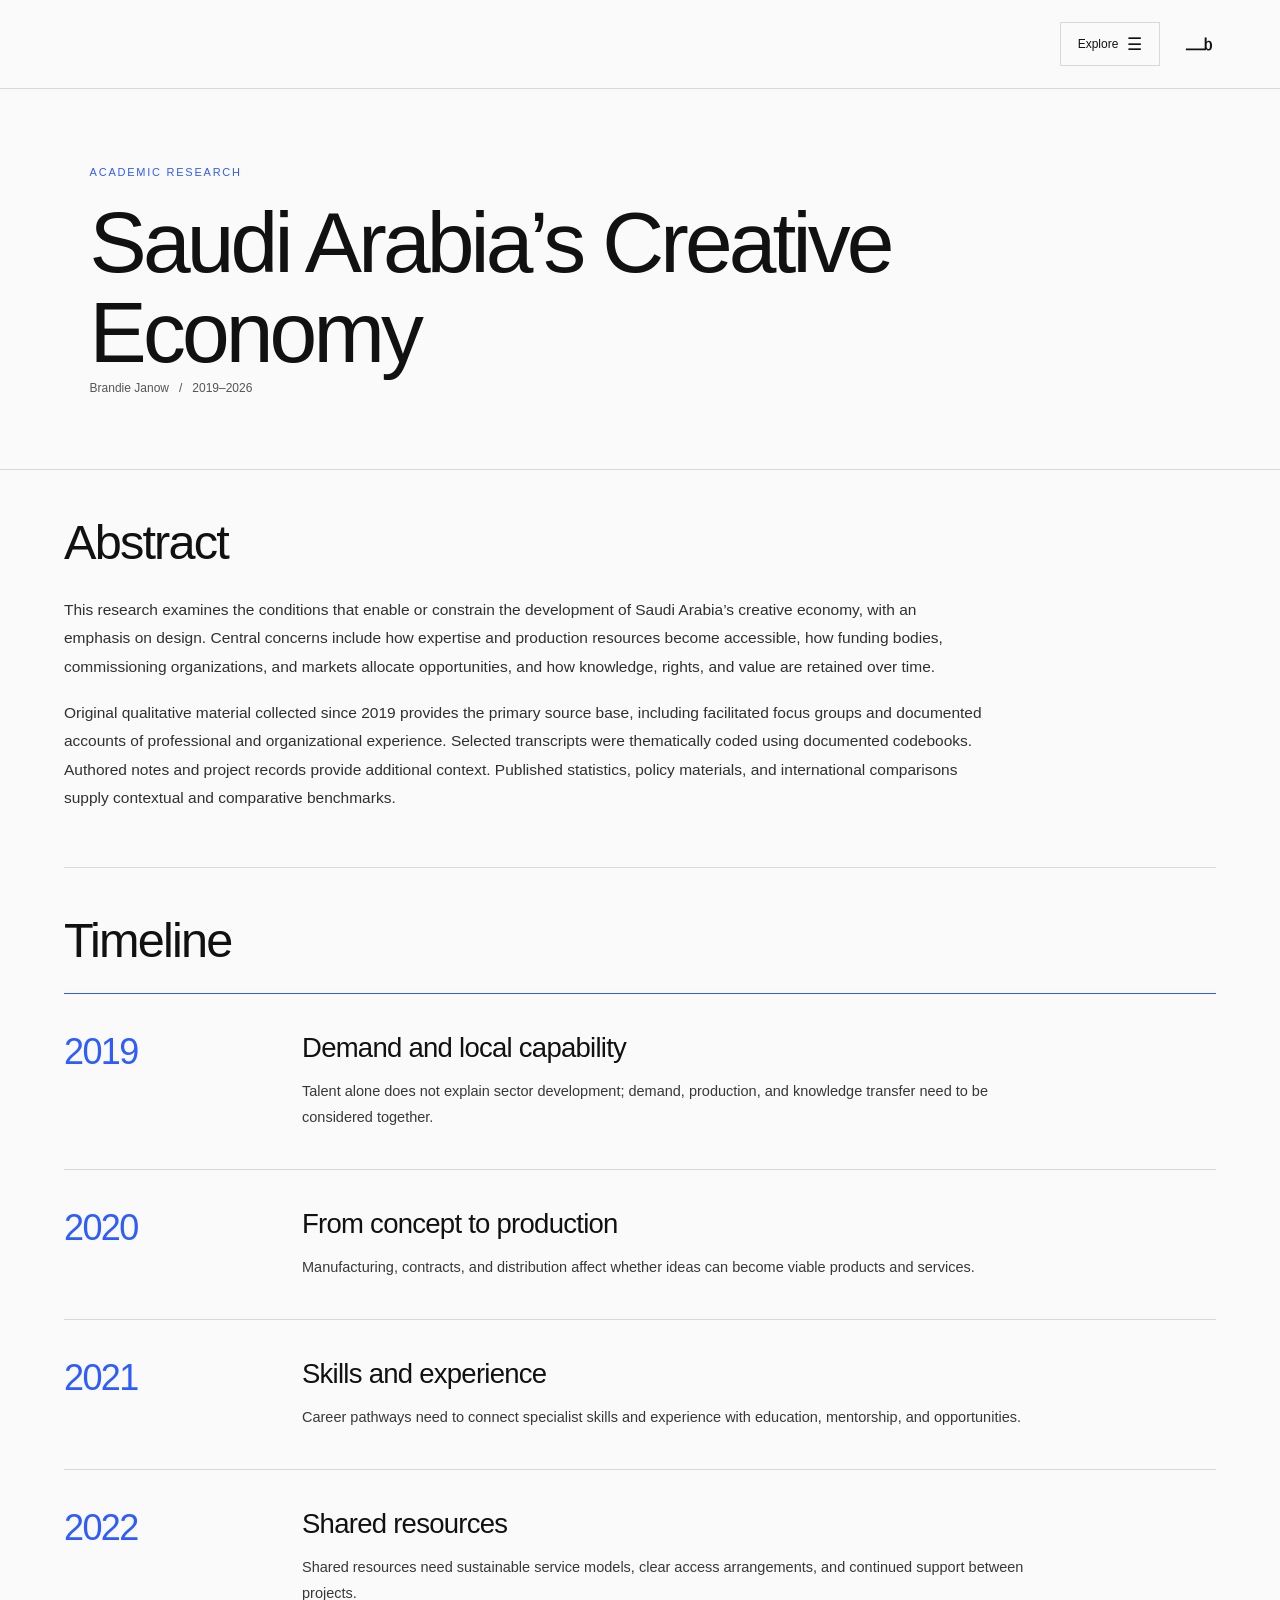
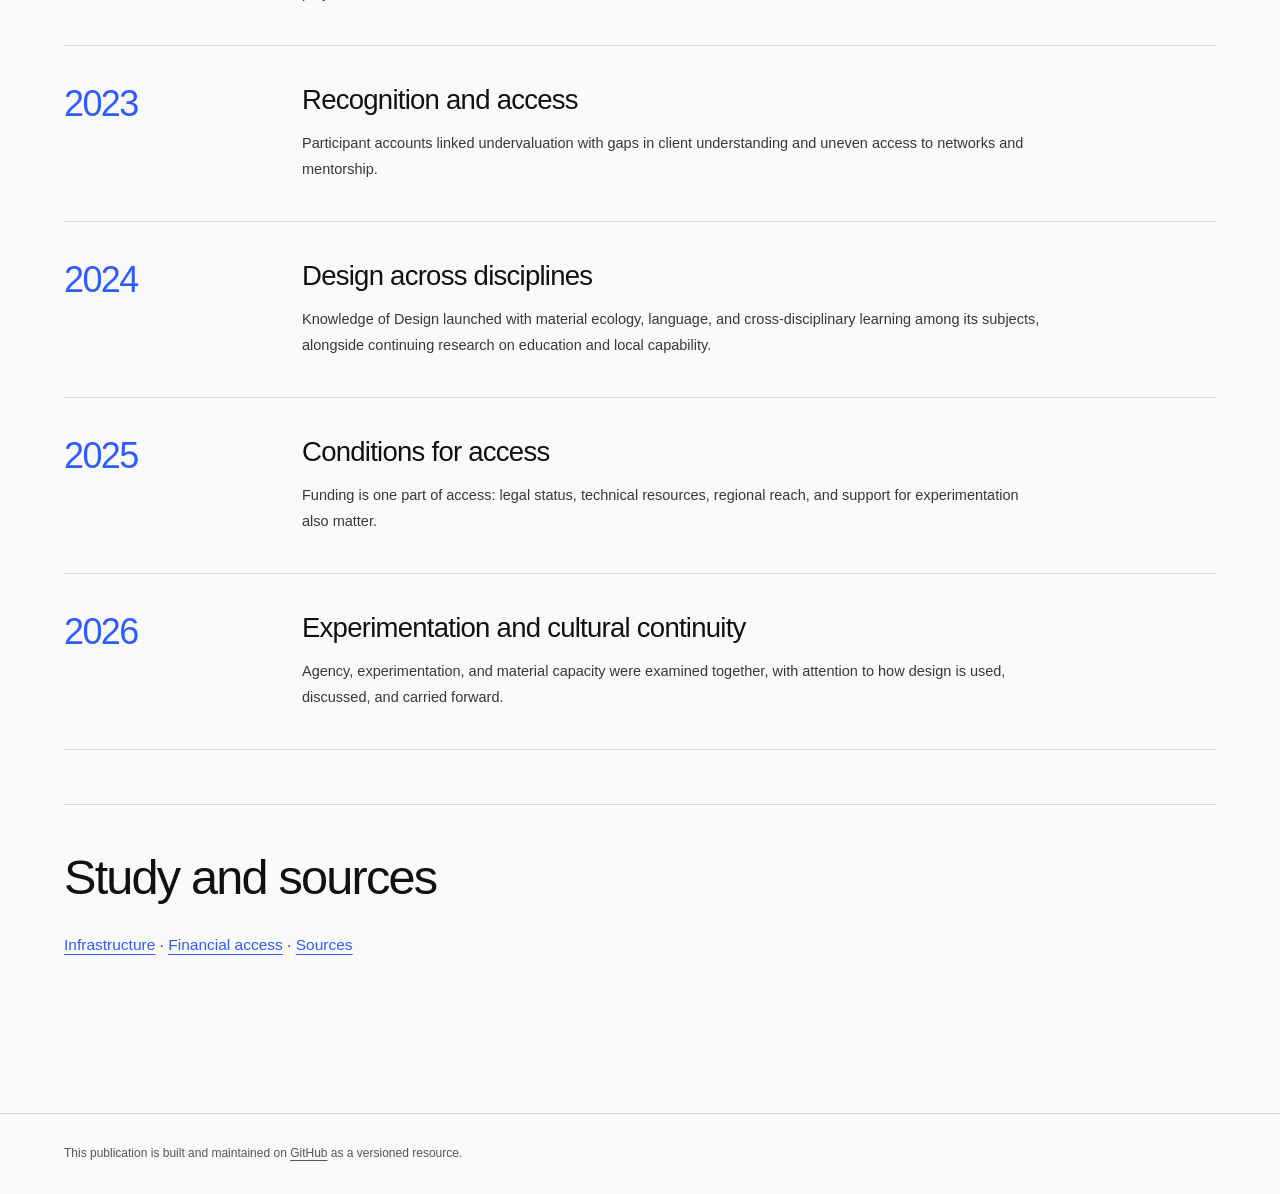
<file: index.html>
<!doctype html>
<html lang="en">
<head>
<meta charset="utf-8">
<meta name="viewport" content="width=device-width, initial-scale=1">
<meta name="theme-color" content="#fafafa">
<title>Overview | Saudi Arabia’s Creative Economy</title>
<meta name="description" content="Research on Saudi Arabia’s creative economy, with an emphasis on design, production, finance, and institutional conditions.">




<link rel="canonical" href="https://brandiejanow.github.io/Saudi-creative-sector-research/">
<link rel="icon" type="image/png" href="./assets/favicon.png">
<link rel="stylesheet" href="./styles.css">

<meta property="og:type" content="website">
<meta property="og:title" content="Saudi Arabia’s Creative Economy | Brandie Janow">
<meta property="og:description" content="Research on Saudi Arabia’s creative economy, with an emphasis on design, production, finance, and institutional conditions.">
<meta property="og:url" content="https://brandiejanow.github.io/Saudi-creative-sector-research/">
<meta property="og:site_name" content="Saudi Arabia’s Creative Economy">
<meta property="og:image" content="https://brandiejanow.github.io/Saudi-creative-sector-research/assets/social-preview.png?v=20261030">
<meta property="og:image:secure_url" content="https://brandiejanow.github.io/Saudi-creative-sector-research/assets/social-preview.png?v=20261030">
<meta property="og:image:type" content="image/png">
<meta property="og:image:width" content="1200">
<meta property="og:image:height" content="630">
<meta property="og:image:alt" content="Saudi Arabia’s Creative Economy research cover">
<meta name="twitter:card" content="summary_large_image">
<meta name="twitter:title" content="Saudi Arabia’s Creative Economy | Brandie Janow">
<meta name="twitter:description" content="Research on Saudi Arabia’s creative economy, with an emphasis on design, production, finance, and institutional conditions.">
<meta name="twitter:image" content="https://brandiejanow.github.io/Saudi-creative-sector-research/assets/social-preview.png?v=20261030">
</head>
<body>
<a class="skip" href="#main">Skip to content</a>
<header id="top" class="site-nav">
<nav class="desktop-nav" aria-label="Research sections"><a href="./index.html" aria-current="page">Overview</a><a href="./research.html">Research</a><a href="./evidence.html">Data</a><a href="./signals.html">Future Signals</a></nav>
<details class="mobile-nav"><summary>Explore <span class="menu-symbol" aria-hidden="true">☰</span></summary><nav aria-label="Mobile sections"><a href="./index.html" aria-current="page">Overview</a><a href="./research.html">Research</a><a href="./evidence.html">Data</a><a href="./signals.html">Future Signals</a></nav></details>
<a class="name" href="https://www.brandiejanow.com/" aria-label="Personal website"><img src="./assets/b-logo.svg" alt=""></a>
</header>
<main id="main" aria-labelledby="page-title">
<section class="hero compact-hero journal-hero"><p class="eyebrow">Academic Research</p><h1 id="page-title">Saudi Arabia’s Creative Economy</h1><p class="research-meta">Brandie Janow &nbsp; / &nbsp; 2019–2026</p></section>
<div class="research-sections">
<section class="research-section journal-abstract" aria-labelledby="abstract-heading">
<div class="section-opening"><h2 id="abstract-heading">Abstract</h2></div>
<p>This research examines the conditions that enable or constrain the development of Saudi Arabia’s creative economy, with an emphasis on design. Central concerns include how expertise and production resources become accessible, how funding bodies, commissioning organizations, and markets allocate opportunities, and how knowledge, rights, and value are retained over time.</p>
<p>Original qualitative material collected since 2019 provides the primary source base, including facilitated focus groups and documented accounts of professional and organizational experience. Selected transcripts were thematically coded using documented codebooks. Authored notes and project records provide additional context. Published statistics, policy materials, and international comparisons supply contextual and comparative benchmarks.</p>
</section>
<section class="research-section research-history" aria-labelledby="research-history-heading">
<div class="section-opening"><h2 id="research-history-heading">Timeline</h2></div>
<div class="research-history-figure">
<ol class="research-history-list">
<li><span class="history-date">2019</span><div class="history-content"><h3>Demand and local capability</h3><p>Talent alone does not explain sector development; demand, production, and knowledge transfer need to be considered together.</p></div></li>
<li><span class="history-date">2020</span><div class="history-content"><h3>From concept to production</h3><p>Manufacturing, contracts, and distribution affect whether ideas can become viable products and services.</p></div></li>
<li><span class="history-date">2021</span><div class="history-content"><h3>Skills and experience</h3><p>Career pathways need to connect specialist skills and experience with education, mentorship, and opportunities.</p></div></li>
<li><span class="history-date">2022</span><div class="history-content"><h3>Shared resources</h3><p>Shared resources need sustainable service models, clear access arrangements, and continued support between projects.</p></div></li>
<li><span class="history-date">2023</span><div class="history-content"><h3>Recognition and access</h3><p>Participant accounts linked undervaluation with gaps in client understanding and uneven access to networks and mentorship.</p></div></li>
<li><span class="history-date">2024</span><div class="history-content"><h3>Design across disciplines</h3><p>Knowledge of Design launched with material ecology, language, and cross-disciplinary learning among its subjects, alongside continuing research on education and local capability.</p></div></li>
<li><span class="history-date">2025</span><div class="history-content"><h3>Conditions for access</h3><p>Funding is one part of access: legal status, technical resources, regional reach, and support for experimentation also matter.</p></div></li>
<li><span class="history-date">2026</span><div class="history-content"><h3>Experimentation and cultural continuity</h3><p>Agency, experimentation, and material capacity were examined together, with attention to how design is used, discussed, and carried forward.</p></div></li>
</ol>
</div>
</section>
<section class="research-section">
<div class="section-opening"><h2>Study and sources</h2></div>
<p class="supporting-links"><a href="./infrastructure.html">Infrastructure</a> · <a href="./funding.html">Financial access</a> · <a href="./sources.html">Sources</a></p>
</section>
</div></main>
<footer class="research-footer"><p>This publication is built and maintained on <a href="https://github.com/brandiejanow/Saudi-creative-sector-research">GitHub</a> as a versioned resource.</p></footer>
</body>
</html>
</file>
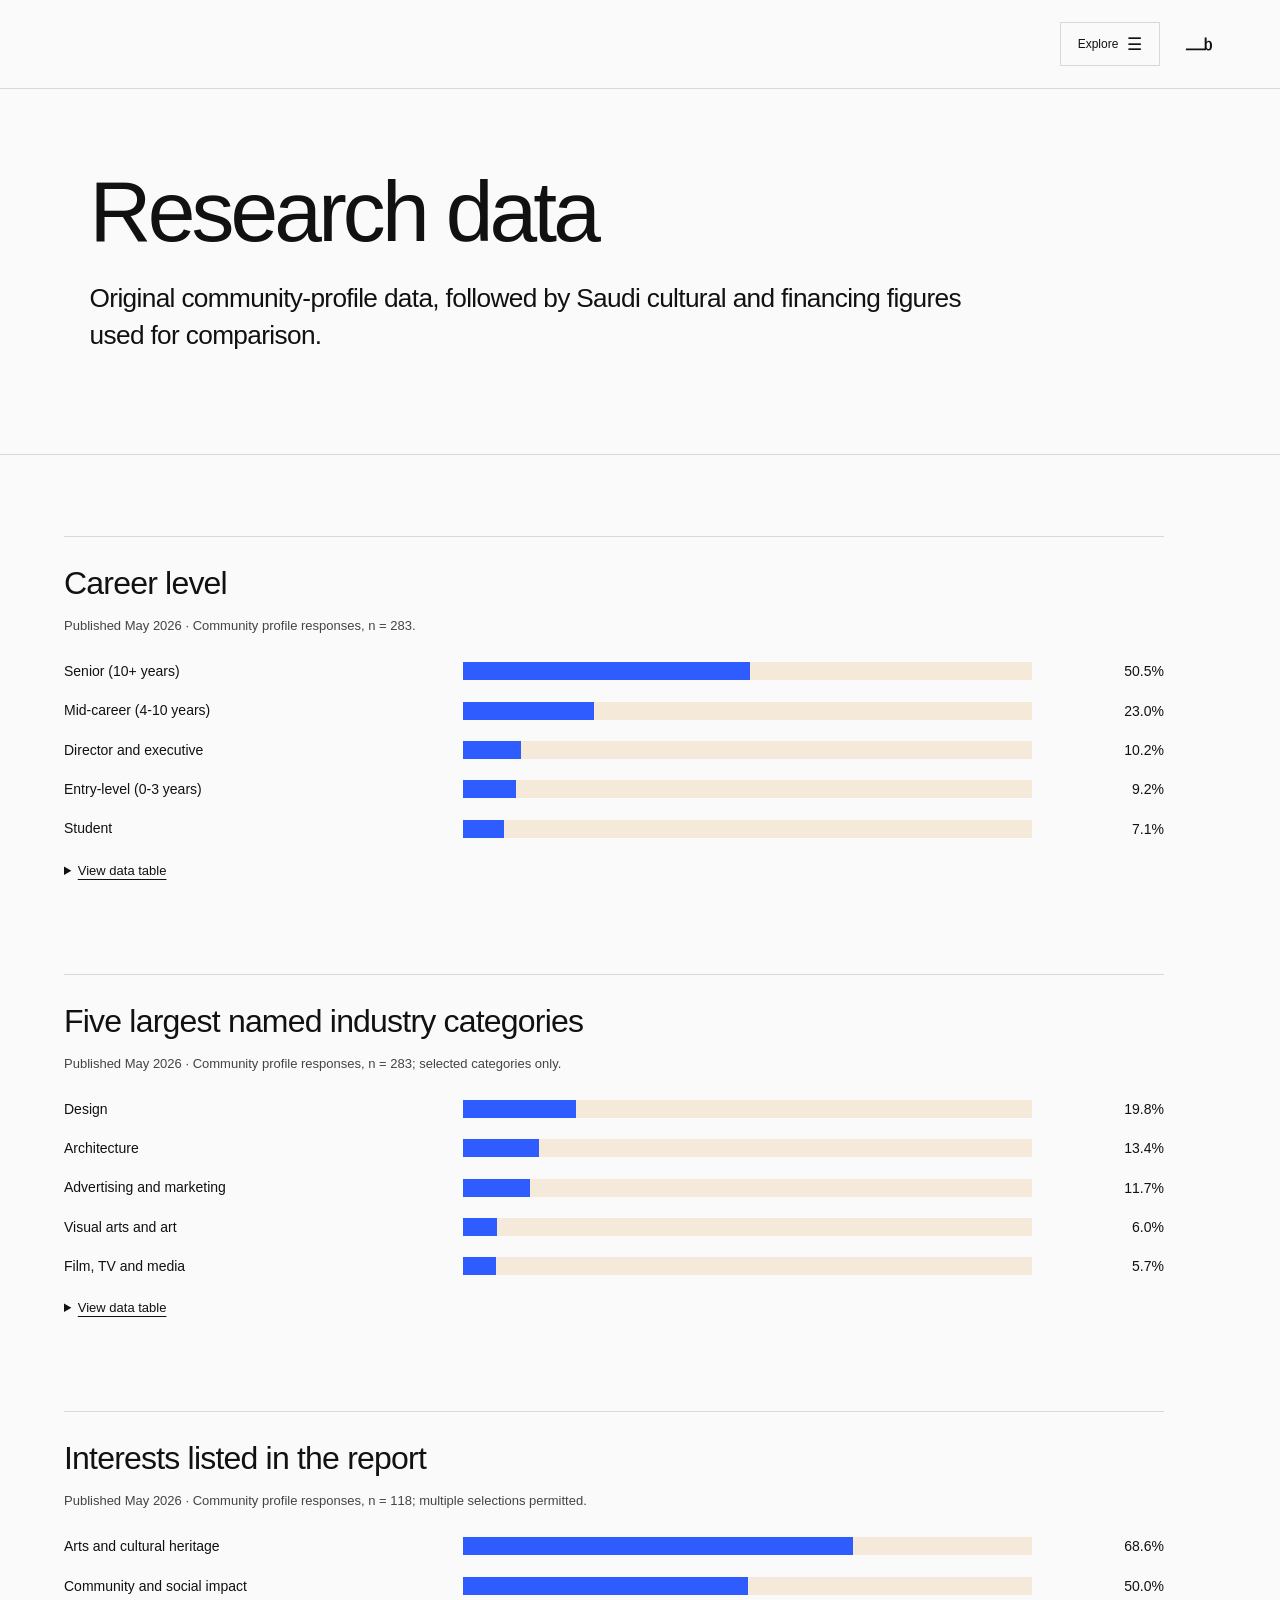
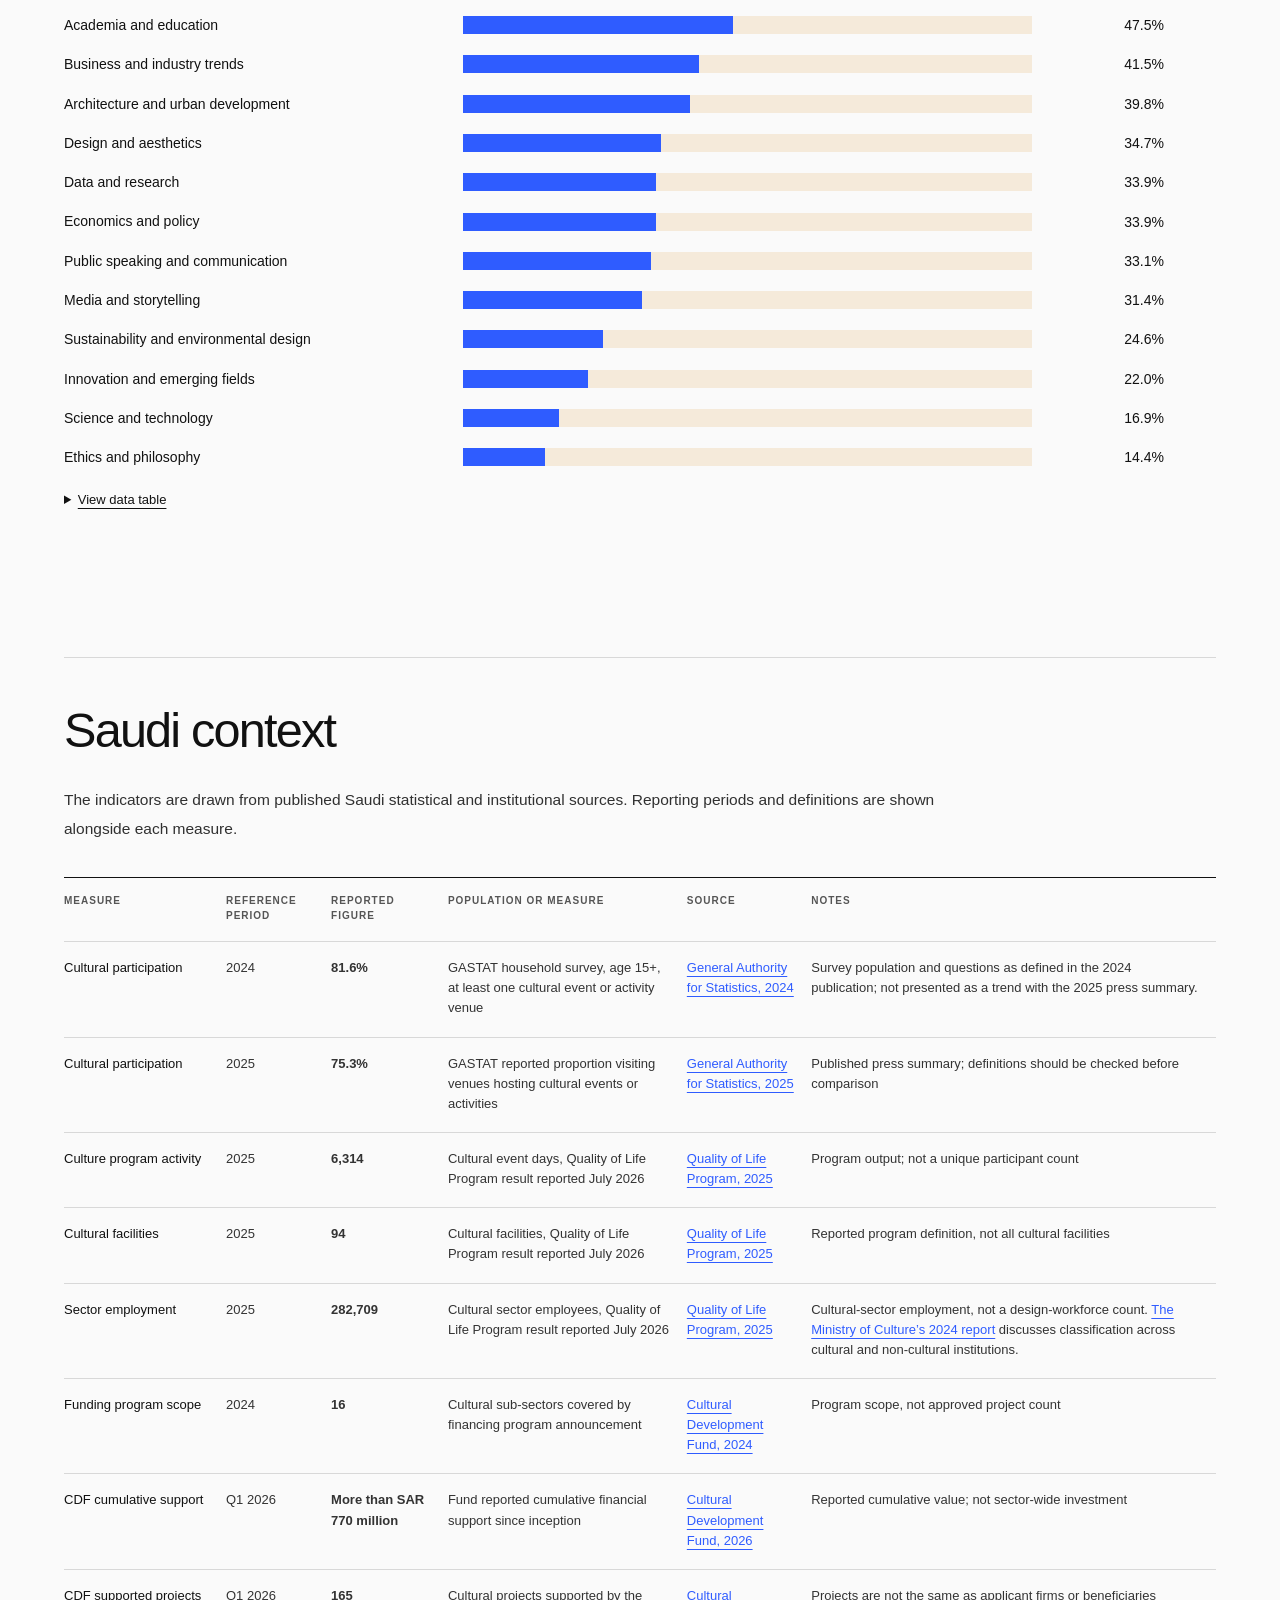
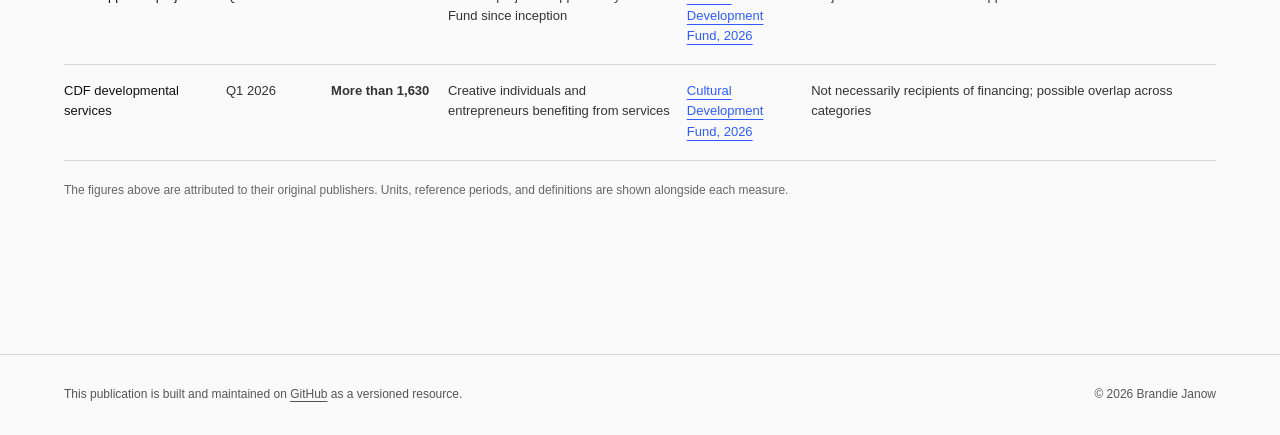
<file: evidence.html>
<!doctype html><html lang="en"><head><meta charset="utf-8"><meta name="viewport" content="width=device-width, initial-scale=1"><meta name="theme-color" content="#fafafa"><meta name="description" content="Original community-profile data and comparative Saudi cultural and financing measures."><link rel="canonical" href="https://brandiejanow.github.io/Saudi-creative-sector-research/evidence.html"><link rel="icon" type="image/png" href="./assets/favicon.png"><title>Research data | Saudi Arabia’s Creative Economy</title><link rel="stylesheet" href="./styles.css">
<meta property="og:type" content="website">
<meta property="og:title" content="Research data | Saudi Arabia’s Creative Economy">
<meta property="og:description" content="Original community-profile data and comparative Saudi cultural and financing measures.">
<meta property="og:url" content="https://brandiejanow.github.io/Saudi-creative-sector-research/evidence.html">
<meta property="og:site_name" content="Saudi Arabia’s Creative Economy">
<meta property="og:image" content="https://brandiejanow.github.io/Saudi-creative-sector-research/assets/social-preview.png?v=20261030">
<meta property="og:image:secure_url" content="https://brandiejanow.github.io/Saudi-creative-sector-research/assets/social-preview.png?v=20261030">
<meta property="og:image:type" content="image/png">
<meta property="og:image:width" content="1200">
<meta property="og:image:height" content="630">
<meta property="og:image:alt" content="Saudi Arabia’s Creative Economy research cover">
<meta name="twitter:card" content="summary_large_image">
<meta name="twitter:title" content="Research data | Saudi Arabia’s Creative Economy">
<meta name="twitter:description" content="Original community-profile data and comparative Saudi cultural and financing measures.">
<meta name="twitter:image" content="https://brandiejanow.github.io/Saudi-creative-sector-research/assets/social-preview.png?v=20261030">
</head><body><a class="skip" href="#main">Skip to content</a><header id="top" class="site-nav"><nav class="desktop-nav" aria-label="Research sections"><a href="./index.html">Overview</a><a href="./research.html">Research</a><a href="./evidence.html" aria-current="page">Data</a><a href="./signals.html">Future Signals</a></nav><details class="mobile-nav"><summary>Explore <span class="menu-symbol" aria-hidden="true">☰</span></summary><nav aria-label="Mobile sections"><a href="./index.html">Overview</a><a href="./research.html">Research</a><a href="./evidence.html" aria-current="page">Data</a><a href="./signals.html">Future Signals</a></nav></details><a class="name" href="https://www.brandiejanow.com/" aria-label="Personal website"><img src="./assets/b-logo.svg" alt=""></a></header><main id="main"><section class="hero compact-hero journal-hero"><h1>Research data</h1><p class="intro">Original community-profile data, followed by Saudi cultural and financing figures used for comparison.</p></section><div class="research-sections">
<section class="research-section" id="community-profiles"><figure class="data-figure" id="career-level" aria-labelledby="career-level-title" data-source-title="Community Overview, May 2026" data-source-page="5" data-response-base="283">
<h3 id="career-level-title">Career level</h3><p class="chart-context">Published May 2026 · Community profile responses, n = 283.</p>
<ul class="bar-chart" aria-label="Career level, percentage of respondents">
<li class="bar-row"><span class="bar-label">Senior (10+ years)</span><span class="bar-track" aria-hidden="true"><span class="bar-fill" style="width:50.5%"></span></span><span class="bar-value">50.5%</span></li>
<li class="bar-row"><span class="bar-label">Mid-career (4-10 years)</span><span class="bar-track" aria-hidden="true"><span class="bar-fill" style="width:23.0%"></span></span><span class="bar-value">23.0%</span></li>
<li class="bar-row"><span class="bar-label">Director and executive</span><span class="bar-track" aria-hidden="true"><span class="bar-fill" style="width:10.2%"></span></span><span class="bar-value">10.2%</span></li>
<li class="bar-row"><span class="bar-label">Entry-level (0-3 years)</span><span class="bar-track" aria-hidden="true"><span class="bar-fill" style="width:9.2%"></span></span><span class="bar-value">9.2%</span></li>
<li class="bar-row"><span class="bar-label">Student</span><span class="bar-track" aria-hidden="true"><span class="bar-fill" style="width:7.1%"></span></span><span class="bar-value">7.1%</span></li>
</ul><details class="chart-table"><summary>View data table</summary><div class="table-wrap"><table class="journal-table"><caption>Career level. 283 responses.</caption><thead><tr><th scope="col">Category</th><th scope="col">Percent</th></tr></thead><tbody><tr><th scope="row">Senior (10+ years)</th><td>50.5%</td></tr>
<tr><th scope="row">Mid-career (4-10 years)</th><td>23.0%</td></tr>
<tr><th scope="row">Director and executive</th><td>10.2%</td></tr>
<tr><th scope="row">Entry-level (0-3 years)</th><td>9.2%</td></tr>
<tr><th scope="row">Student</th><td>7.1%</td></tr></tbody></table></div></details></figure><figure class="data-figure" id="selected-industries" aria-labelledby="selected-industries-title" data-source-title="Community Overview, May 2026" data-source-page="6" data-response-base="283">
<h3 id="selected-industries-title">Five largest named industry categories</h3><p class="chart-context">Published May 2026 · Community profile responses, n = 283; selected categories only.</p>
<ul class="bar-chart" aria-label="Five largest named industry categories, percentage of respondents">
<li class="bar-row"><span class="bar-label">Design</span><span class="bar-track" aria-hidden="true"><span class="bar-fill" style="width:19.8%"></span></span><span class="bar-value">19.8%</span></li>
<li class="bar-row"><span class="bar-label">Architecture</span><span class="bar-track" aria-hidden="true"><span class="bar-fill" style="width:13.4%"></span></span><span class="bar-value">13.4%</span></li>
<li class="bar-row"><span class="bar-label">Advertising and marketing</span><span class="bar-track" aria-hidden="true"><span class="bar-fill" style="width:11.7%"></span></span><span class="bar-value">11.7%</span></li>
<li class="bar-row"><span class="bar-label">Visual arts and art</span><span class="bar-track" aria-hidden="true"><span class="bar-fill" style="width:6.0%"></span></span><span class="bar-value">6.0%</span></li>
<li class="bar-row"><span class="bar-label">Film, TV and media</span><span class="bar-track" aria-hidden="true"><span class="bar-fill" style="width:5.7%"></span></span><span class="bar-value">5.7%</span></li>
</ul><details class="chart-table"><summary>View data table</summary><div class="table-wrap"><table class="journal-table"><caption>Five largest named industry categories. 283 responses; selected categories.</caption><thead><tr><th scope="col">Category</th><th scope="col">Percent</th></tr></thead><tbody><tr><th scope="row">Design</th><td>19.8%</td></tr>
<tr><th scope="row">Architecture</th><td>13.4%</td></tr>
<tr><th scope="row">Advertising and marketing</th><td>11.7%</td></tr>
<tr><th scope="row">Visual arts and art</th><td>6.0%</td></tr>
<tr><th scope="row">Film, TV and media</th><td>5.7%</td></tr></tbody></table></div></details></figure>
<figure class="data-figure" id="areas-of-interest" aria-labelledby="areas-of-interest-title" data-source-title="Community Overview, May 2026" data-source-page="10" data-response-base="118">
<h3 id="areas-of-interest-title">Interests listed in the report</h3><p class="chart-context">Published May 2026 · Community profile responses, n = 118; multiple selections permitted.</p>
<ul class="bar-chart" aria-label="Interests listed in the report, percentage of respondents">
<li class="bar-row"><span class="bar-label">Arts and cultural heritage</span><span class="bar-track" aria-hidden="true"><span class="bar-fill" style="width:68.6%"></span></span><span class="bar-value">68.6%</span></li>
<li class="bar-row"><span class="bar-label">Community and social impact</span><span class="bar-track" aria-hidden="true"><span class="bar-fill" style="width:50.0%"></span></span><span class="bar-value">50.0%</span></li>
<li class="bar-row"><span class="bar-label">Academia and education</span><span class="bar-track" aria-hidden="true"><span class="bar-fill" style="width:47.5%"></span></span><span class="bar-value">47.5%</span></li>
<li class="bar-row"><span class="bar-label">Business and industry trends</span><span class="bar-track" aria-hidden="true"><span class="bar-fill" style="width:41.5%"></span></span><span class="bar-value">41.5%</span></li>
<li class="bar-row"><span class="bar-label">Architecture and urban development</span><span class="bar-track" aria-hidden="true"><span class="bar-fill" style="width:39.8%"></span></span><span class="bar-value">39.8%</span></li>
<li class="bar-row"><span class="bar-label">Design and aesthetics</span><span class="bar-track" aria-hidden="true"><span class="bar-fill" style="width:34.7%"></span></span><span class="bar-value">34.7%</span></li>
<li class="bar-row"><span class="bar-label">Data and research</span><span class="bar-track" aria-hidden="true"><span class="bar-fill" style="width:33.9%"></span></span><span class="bar-value">33.9%</span></li>
<li class="bar-row"><span class="bar-label">Economics and policy</span><span class="bar-track" aria-hidden="true"><span class="bar-fill" style="width:33.9%"></span></span><span class="bar-value">33.9%</span></li>
<li class="bar-row"><span class="bar-label">Public speaking and communication</span><span class="bar-track" aria-hidden="true"><span class="bar-fill" style="width:33.1%"></span></span><span class="bar-value">33.1%</span></li>
<li class="bar-row"><span class="bar-label">Media and storytelling</span><span class="bar-track" aria-hidden="true"><span class="bar-fill" style="width:31.4%"></span></span><span class="bar-value">31.4%</span></li>
<li class="bar-row"><span class="bar-label">Sustainability and environmental design</span><span class="bar-track" aria-hidden="true"><span class="bar-fill" style="width:24.6%"></span></span><span class="bar-value">24.6%</span></li>
<li class="bar-row"><span class="bar-label">Innovation and emerging fields</span><span class="bar-track" aria-hidden="true"><span class="bar-fill" style="width:22.0%"></span></span><span class="bar-value">22.0%</span></li>
<li class="bar-row"><span class="bar-label">Science and technology</span><span class="bar-track" aria-hidden="true"><span class="bar-fill" style="width:16.9%"></span></span><span class="bar-value">16.9%</span></li>
<li class="bar-row"><span class="bar-label">Ethics and philosophy</span><span class="bar-track" aria-hidden="true"><span class="bar-fill" style="width:14.4%"></span></span><span class="bar-value">14.4%</span></li>
</ul><details class="chart-table"><summary>View data table</summary><div class="table-wrap"><table class="journal-table"><caption>Interests listed in the report. 118 responses; multiple selections.</caption><thead><tr><th scope="col">Category</th><th scope="col">Percent</th></tr></thead><tbody><tr><th scope="row">Arts and cultural heritage</th><td>68.6%</td></tr>
<tr><th scope="row">Community and social impact</th><td>50.0%</td></tr>
<tr><th scope="row">Academia and education</th><td>47.5%</td></tr>
<tr><th scope="row">Business and industry trends</th><td>41.5%</td></tr>
<tr><th scope="row">Architecture and urban development</th><td>39.8%</td></tr>
<tr><th scope="row">Design and aesthetics</th><td>34.7%</td></tr>
<tr><th scope="row">Data and research</th><td>33.9%</td></tr>
<tr><th scope="row">Economics and policy</th><td>33.9%</td></tr>
<tr><th scope="row">Public speaking and communication</th><td>33.1%</td></tr>
<tr><th scope="row">Media and storytelling</th><td>31.4%</td></tr>
<tr><th scope="row">Sustainability and environmental design</th><td>24.6%</td></tr>
<tr><th scope="row">Innovation and emerging fields</th><td>22.0%</td></tr>
<tr><th scope="row">Science and technology</th><td>16.9%</td></tr>
<tr><th scope="row">Ethics and philosophy</th><td>14.4%</td></tr></tbody></table></div></details></figure></section>
<section class="research-section" id="saudi-context"><h2>Saudi context</h2><p>The indicators are drawn from published Saudi statistical and institutional sources. Reporting periods and definitions are shown alongside each measure.</p><div class="table-wrap"><table class="journal-table"><thead><tr><th scope="col">Measure</th><th scope="col">Reference period</th><th scope="col">Reported figure</th><th scope="col">Population or measure</th><th scope="col">Source</th><th scope="col">Notes</th></tr></thead><tbody><tr><th scope="row">Cultural participation</th><td>2024</td><td><strong>81.6%</strong></td><td>GASTAT household survey, age 15+, at least one cultural event or activity venue</td><td><a href="https://www.stats.gov.sa/en/statistics-tabs?category=127333&amp;periodicity=120156&amp;tab=436312">General Authority for Statistics, 2024</a></td><td>Survey population and questions as defined in the 2024 publication; not presented as a trend with the 2025 press summary.</td></tr><tr><th scope="row">Cultural participation</th><td>2025</td><td><strong>75.3%</strong></td><td>GASTAT reported proportion visiting venues hosting cultural events or activities</td><td><a href="https://www.spa.gov.sa/en/N2623352">General Authority for Statistics, 2025</a></td><td>Published press summary; definitions should be checked before comparison</td></tr><tr><th scope="row">Culture program activity</th><td>2025</td><td><strong>6,314</strong></td><td>Cultural event days, Quality of Life Program result reported July 2026</td><td><a href="https://www.spa.gov.sa/en/N2641724">Quality of Life Program, 2025</a></td><td>Program output; not a unique participant count</td></tr><tr><th scope="row">Cultural facilities</th><td>2025</td><td><strong>94</strong></td><td>Cultural facilities, Quality of Life Program result reported July 2026</td><td><a href="https://www.spa.gov.sa/en/N2641724">Quality of Life Program, 2025</a></td><td>Reported program definition, not all cultural facilities</td></tr><tr><th scope="row">Sector employment</th><td>2025</td><td><strong>282,709</strong></td><td>Cultural sector employees, Quality of Life Program result reported July 2026</td><td><a href="https://www.spa.gov.sa/en/N2641724">Quality of Life Program, 2025</a></td><td>Cultural-sector employment, not a design-workforce count. <a href="https://www.moc.gov.sa/-/media/Project/Ministries/Moc/Publications/The-report-on-the-state-of-culture-2024.pdf">The Ministry of Culture’s 2024 report</a> discusses classification across cultural and non-cultural institutions.</td></tr><tr><th scope="row">Funding program scope</th><td>2024</td><td><strong>16</strong></td><td>Cultural sub-sectors covered by financing program announcement</td><td><a href="https://www.spa.gov.sa/N2159101">Cultural Development Fund, 2024</a></td><td>Program scope, not approved project count</td></tr><tr><th scope="row">CDF cumulative support</th><td>Q1 2026</td><td><strong>More than SAR 770 million</strong></td><td>Fund reported cumulative financial support since inception</td><td><a href="https://www.spa.gov.sa/en/N2553881">Cultural Development Fund, 2026</a></td><td>Reported cumulative value; not sector-wide investment</td></tr><tr><th scope="row">CDF supported projects</th><td>Q1 2026</td><td><strong>165</strong></td><td>Cultural projects supported by the Fund since inception</td><td><a href="https://www.spa.gov.sa/en/N2553881">Cultural Development Fund, 2026</a></td><td>Projects are not the same as applicant firms or beneficiaries</td></tr><tr><th scope="row">CDF developmental services</th><td>Q1 2026</td><td><strong>More than 1,630</strong></td><td>Creative individuals and entrepreneurs benefiting from services</td><td><a href="https://www.spa.gov.sa/en/N2553881">Cultural Development Fund, 2026</a></td><td>Not necessarily recipients of financing; possible overlap across categories</td></tr></tbody></table></div><p class="caption-text">The figures above are attributed to their original publishers. Units, reference periods, and definitions are shown alongside each measure.</p></section>
</div></main><footer class="research-footer"><p>This publication is built and maintained on <a href="https://github.com/brandiejanow/Saudi-creative-sector-research">GitHub</a> as a versioned resource.</p><p>© 2026 Brandie Janow</p></footer></body></html>
</file>
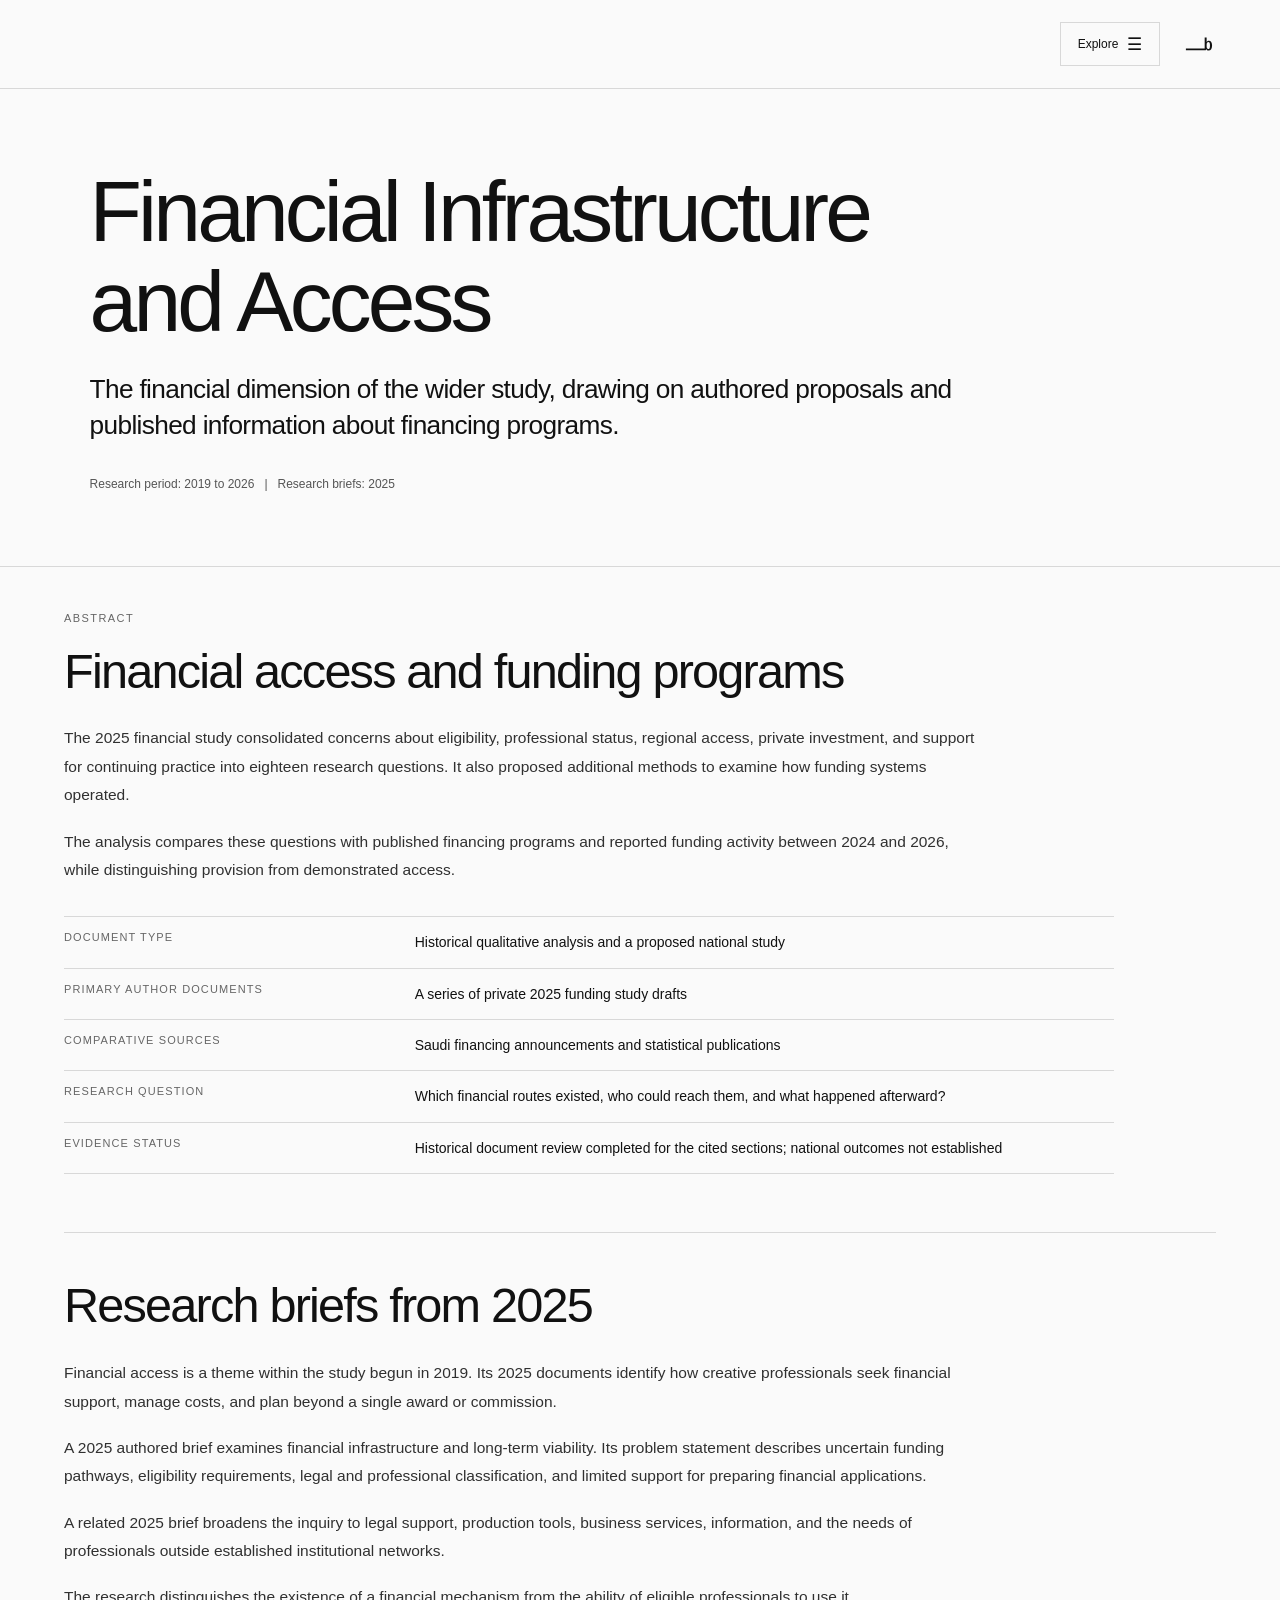
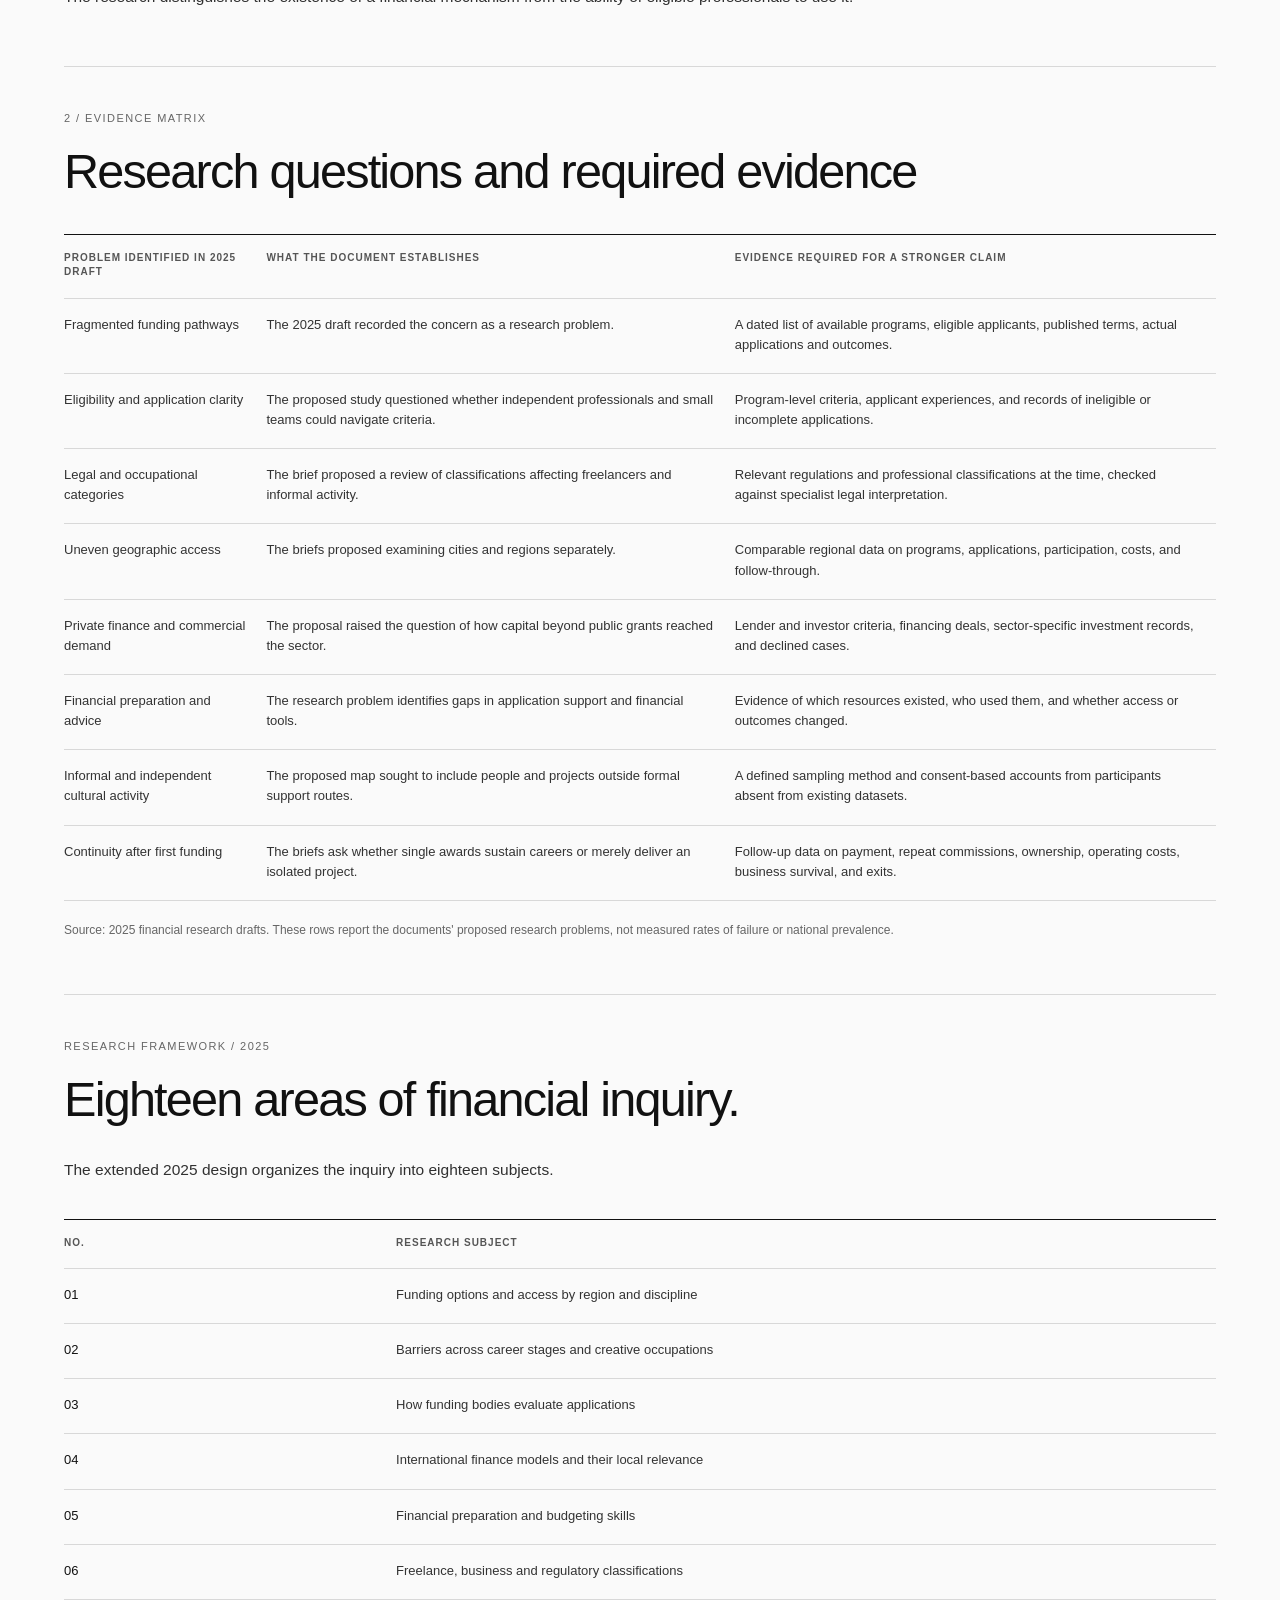
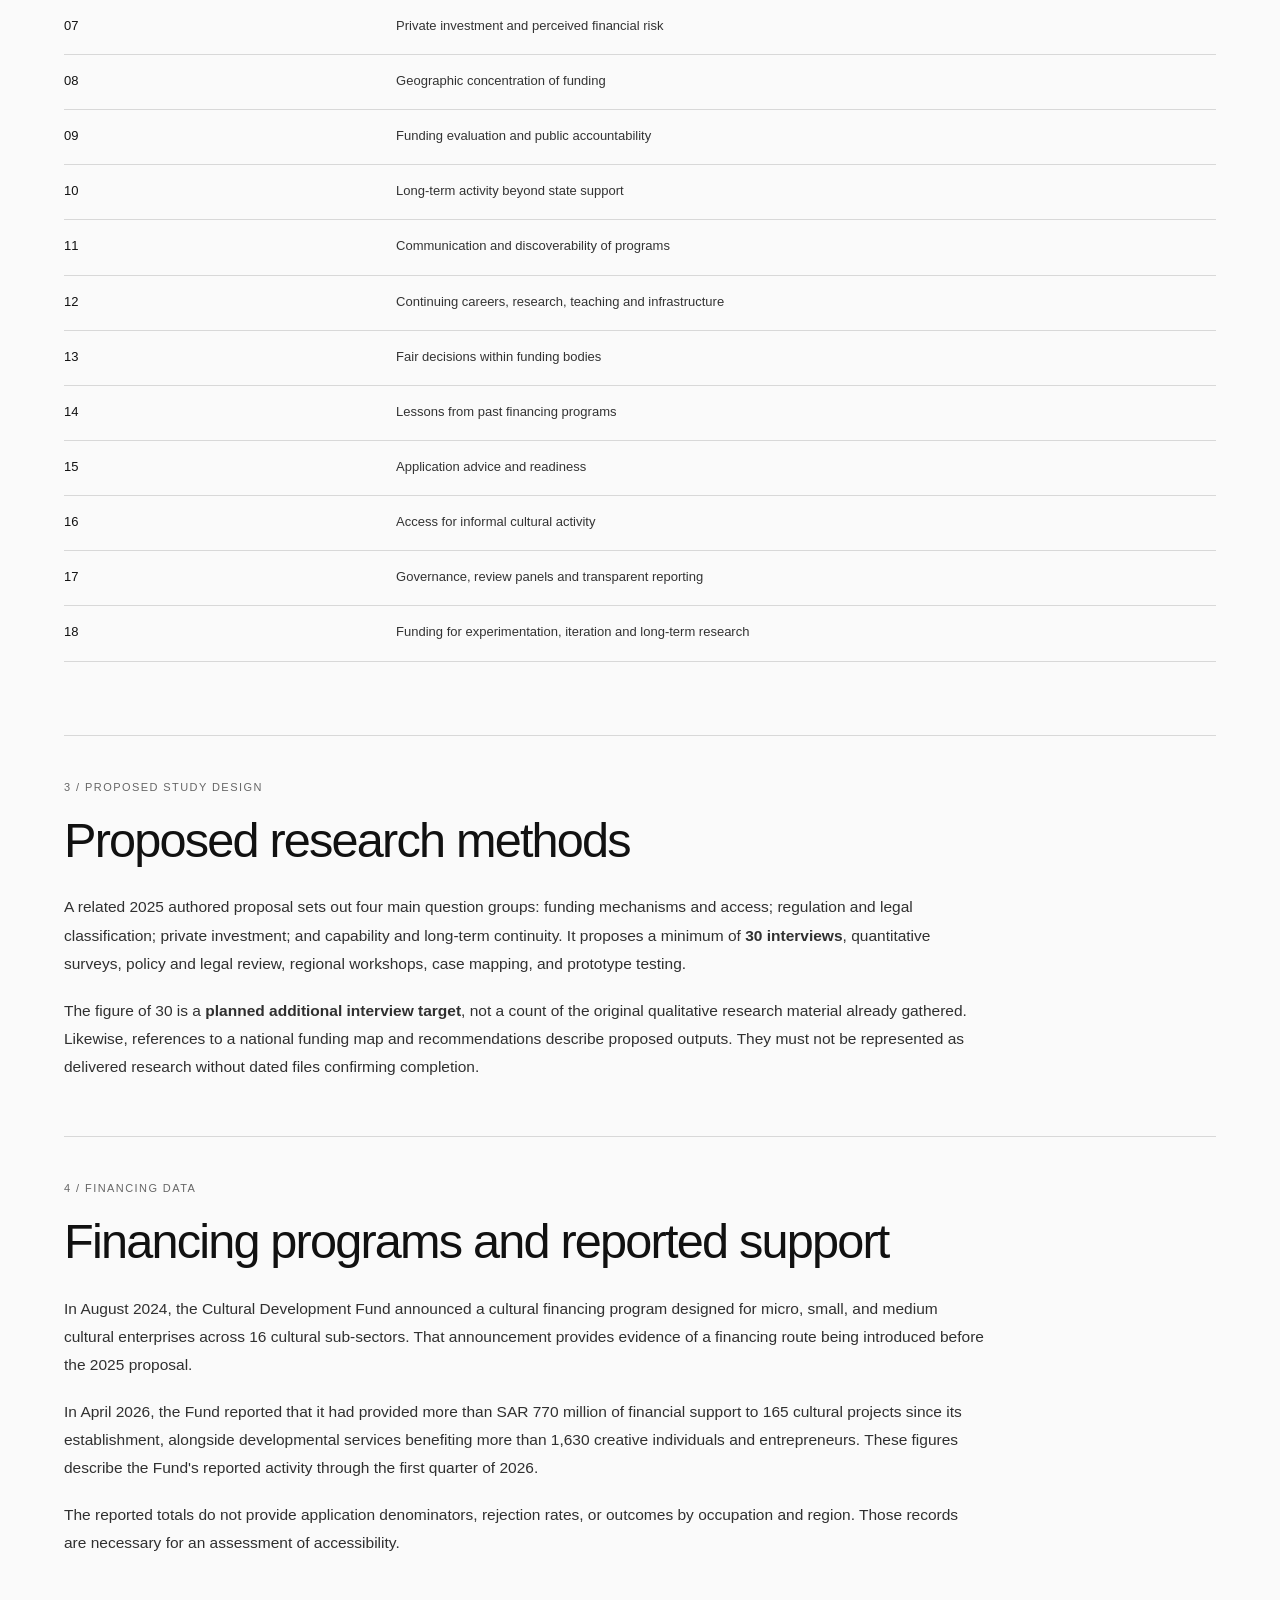
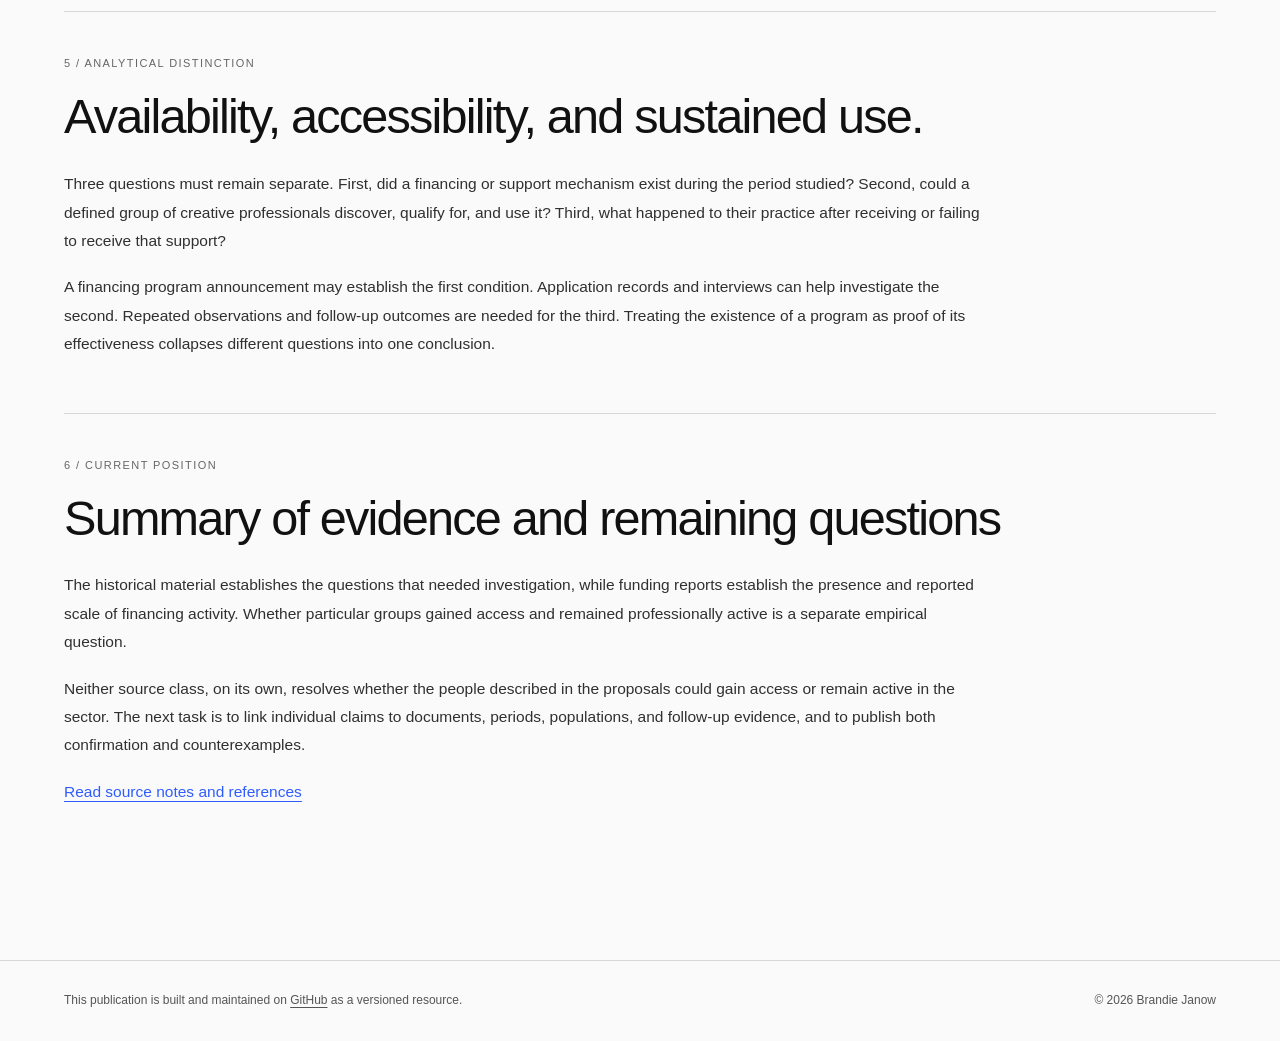
<file: funding.html>
<!doctype html>
<html lang="en">
<head>
<meta charset="utf-8">
<meta name="viewport" content="width=device-width, initial-scale=1">
<meta name="theme-color" content="#fafafa">
<title>Financial infrastructure and access | Saudi Arabia’s Creative Economy</title>
<meta name="description" content="Source-based commentary on three 2025 authored proposals and publicly reported Saudi financing programs.">




<link rel="canonical" href="https://brandiejanow.github.io/Saudi-creative-sector-research/funding.html">
<link rel="icon" type="image/png" href="./assets/favicon.png">
<link rel="stylesheet" href="./styles.css">

<meta property="og:type" content="website">
<meta property="og:title" content="Financial infrastructure and access | Saudi Arabia’s Creative Economy">
<meta property="og:description" content="Source-based commentary on three 2025 authored proposals and publicly reported Saudi financing programs.">
<meta property="og:url" content="https://brandiejanow.github.io/Saudi-creative-sector-research/funding.html">
<meta property="og:site_name" content="Saudi Arabia’s Creative Economy">
<meta property="og:image" content="https://brandiejanow.github.io/Saudi-creative-sector-research/assets/social-preview.png?v=20261030">
<meta property="og:image:secure_url" content="https://brandiejanow.github.io/Saudi-creative-sector-research/assets/social-preview.png?v=20261030">
<meta property="og:image:type" content="image/png">
<meta property="og:image:width" content="1200">
<meta property="og:image:height" content="630">
<meta property="og:image:alt" content="Saudi Arabia’s Creative Economy research cover">
<meta name="twitter:card" content="summary_large_image">
<meta name="twitter:title" content="Financial infrastructure and access | Saudi Arabia’s Creative Economy">
<meta name="twitter:description" content="Source-based commentary on three 2025 authored proposals and publicly reported Saudi financing programs.">
<meta name="twitter:image" content="https://brandiejanow.github.io/Saudi-creative-sector-research/assets/social-preview.png?v=20261030">
</head>
<body>
<a class="skip" href="#main">Skip to content</a>
<header id="top" class="site-nav">
<nav class="desktop-nav" aria-label="Research sections"><a href="./index.html">Overview</a><a href="./research.html">Research</a><a href="./evidence.html">Data</a><a href="./signals.html">Future Signals</a></nav>
<details class="mobile-nav"><summary>Explore <span class="menu-symbol" aria-hidden="true">☰</span></summary><nav aria-label="Mobile sections"><a href="./index.html">Overview</a><a href="./research.html">Research</a><a href="./evidence.html">Data</a><a href="./signals.html">Future Signals</a></nav></details>
<a class="name" href="https://www.brandiejanow.com/" aria-label="Personal website"><img src="./assets/b-logo.svg" alt=""></a>
</header>
<main id="main"><section class="hero compact-hero journal-hero"><h1 id="page-title">Financial Infrastructure<br>and Access</h1><p class="intro">The financial dimension of the wider study, drawing on authored proposals and published information about financing programs.</p><p class="research-meta">Research period: 2019 to 2026 &nbsp; | &nbsp; Research briefs: 2025</p></section><div class="research-sections publication">
<section class="research-section journal-abstract">
<div class="section-opening"><p class="section-kicker">Abstract</p><h2>Financial access and funding programs</h2></div>
<p>The 2025 financial study consolidated concerns about eligibility, professional status, regional access, private investment, and support for continuing practice into eighteen research questions. It also proposed additional methods to examine how funding systems operated.  </p>
<p>The analysis compares these questions with published financing programs and reported funding activity between 2024 and 2026, while distinguishing provision from demonstrated access.  </p>
<dl class="meta-grid"><div><dt>Document type</dt><dd>Historical qualitative analysis and a proposed national study</dd></div><div><dt>Primary author documents</dt><dd>A series of private 2025 funding study drafts</dd></div><div><dt>Comparative sources</dt><dd>Saudi financing announcements and statistical publications</dd></div><div><dt>Research question</dt><dd>Which financial routes existed, who could reach them, and what happened afterward?</dd></div><div><dt>Evidence status</dt><dd>Historical document review completed for the cited sections; national outcomes not established</dd></div></dl>
</section>
<section class="research-section">
<div class="section-opening"><h2>Research briefs from 2025</h2></div>
<p>Financial access is a theme within the study begun in 2019. Its 2025 documents identify how creative professionals seek financial support, manage costs, and plan beyond a single award or commission.</p>
<p>A 2025 authored brief examines financial infrastructure and long-term viability. Its problem statement describes uncertain funding pathways, eligibility requirements, legal and professional classification, and limited support for preparing financial applications. </p>
<p>A related 2025 brief broadens the inquiry to legal support, production tools, business services, information, and the needs of professionals outside established institutional networks. </p>
<p>The research distinguishes the existence of a financial mechanism from the ability of eligible professionals to use it.</p>
</section>
<section class="research-section">
<div class="section-opening"><p class="section-kicker">2 / Evidence matrix</p><h2>Research questions and required evidence</h2></div>
<div class="table-wrap"><table class="journal-table">
<thead><tr><th scope="col">Problem identified in 2025 draft</th><th scope="col">What the document establishes</th><th scope="col">Evidence required for a stronger claim</th></tr></thead>
<tbody>
<tr><td>Fragmented funding pathways</td><td>The 2025 draft recorded the concern as a research problem.</td><td>A dated list of available programs, eligible applicants, published terms, actual applications and outcomes.</td></tr><tr><td>Eligibility and application clarity</td><td>The proposed study questioned whether independent professionals and small teams could navigate criteria.</td><td>Program-level criteria, applicant experiences, and records of ineligible or incomplete applications.</td></tr><tr><td>Legal and occupational categories</td><td>The brief proposed a review of classifications affecting freelancers and informal activity.</td><td>Relevant regulations and professional classifications at the time, checked against specialist legal interpretation.</td></tr><tr><td>Uneven geographic access</td><td>The briefs proposed examining cities and regions separately.</td><td>Comparable regional data on programs, applications, participation, costs, and follow-through.</td></tr><tr><td>Private finance and commercial demand</td><td>The proposal raised the question of how capital beyond public grants reached the sector.</td><td>Lender and investor criteria, financing deals, sector-specific investment records, and declined cases.</td></tr><tr><td>Financial preparation and advice</td><td>The research problem identifies gaps in application support and financial tools.</td><td>Evidence of which resources existed, who used them, and whether access or outcomes changed.</td></tr><tr><td>Informal and independent cultural activity</td><td>The proposed map sought to include people and projects outside formal support routes.</td><td>A defined sampling method and consent-based accounts from participants absent from existing datasets.</td></tr><tr><td>Continuity after first funding</td><td>The briefs ask whether single awards sustain careers or merely deliver an isolated project.</td><td>Follow-up data on payment, repeat commissions, ownership, operating costs, business survival, and exits.</td></tr>
</tbody></table></div>
<p class="caption-text">Source: 2025 financial research drafts. These rows report the documents' proposed research problems, not measured rates of failure or national prevalence.</p>
</section>
<section class="research-section" id="funding-questions"><p class="section-kicker">Research framework / 2025</p><h2>Eighteen areas of financial inquiry.</h2><p>The extended 2025 design organizes the inquiry into eighteen subjects. </p><div class="table-wrap"><table class="journal-table"><thead><tr><th scope="col">No.</th><th scope="col">Research subject</th></tr></thead><tbody><tr><th scope="row">01</th><td>Funding options and access by region and discipline</td></tr><tr><th scope="row">02</th><td>Barriers across career stages and creative occupations</td></tr><tr><th scope="row">03</th><td>How funding bodies evaluate applications</td></tr><tr><th scope="row">04</th><td>International finance models and their local relevance</td></tr><tr><th scope="row">05</th><td>Financial preparation and budgeting skills</td></tr><tr><th scope="row">06</th><td>Freelance, business and regulatory classifications</td></tr><tr><th scope="row">07</th><td>Private investment and perceived financial risk</td></tr><tr><th scope="row">08</th><td>Geographic concentration of funding</td></tr><tr><th scope="row">09</th><td>Funding evaluation and public accountability</td></tr><tr><th scope="row">10</th><td>Long-term activity beyond state support</td></tr><tr><th scope="row">11</th><td>Communication and discoverability of programs</td></tr><tr><th scope="row">12</th><td>Continuing careers, research, teaching and infrastructure</td></tr><tr><th scope="row">13</th><td>Fair decisions within funding bodies</td></tr><tr><th scope="row">14</th><td>Lessons from past financing programs</td></tr><tr><th scope="row">15</th><td>Application advice and readiness</td></tr><tr><th scope="row">16</th><td>Access for informal cultural activity</td></tr><tr><th scope="row">17</th><td>Governance, review panels and transparent reporting</td></tr><tr><th scope="row">18</th><td>Funding for experimentation, iteration and long-term research</td></tr></tbody></table></div></section><section class="research-section">
<div class="section-opening"><p class="section-kicker">3 / Proposed study design</p><h2>Proposed research methods</h2></div>
<p>A related 2025 authored proposal sets out four main question groups: funding mechanisms and access; regulation and legal classification; private investment; and capability and long-term continuity. It proposes a minimum of <strong>30 interviews</strong>, quantitative surveys, policy and legal review, regional workshops, case mapping, and prototype testing. </p>
<p>The figure of 30 is a <strong>planned additional interview target</strong>, not a count of the original qualitative research material already gathered. Likewise, references to a national funding map and recommendations describe proposed outputs. They must not be represented as delivered research without dated files confirming completion.</p>

</section>
<section class="research-section">
<div class="section-opening"><p class="section-kicker">4 / Financing data</p><h2>Financing programs and reported support</h2></div>
<p>In August 2024, the Cultural Development Fund announced a cultural financing program designed for micro, small, and medium cultural enterprises across 16 cultural sub-sectors. That announcement provides evidence of a financing route being introduced before the 2025 proposal. </p>
<p>In April 2026, the Fund reported that it had provided more than SAR 770 million of financial support to 165 cultural projects since its establishment, alongside developmental services benefiting more than 1,630 creative individuals and entrepreneurs. These figures describe the Fund's reported activity through the first quarter of 2026. </p>

<p>The reported totals do not provide application denominators, rejection rates, or outcomes by occupation and region. Those records are necessary for an assessment of accessibility.</p>

</section>
<section class="research-section">
<div class="section-opening"><p class="section-kicker">5 / Analytical distinction</p><h2>Availability, accessibility, and sustained use.</h2></div>
<p>Three questions must remain separate. First, did a financing or support mechanism exist during the period studied? Second, could a defined group of creative professionals discover, qualify for, and use it? Third, what happened to their practice after receiving or failing to receive that support?</p>
<p>A financing program announcement may establish the first condition. Application records and interviews can help investigate the second. Repeated observations and follow-up outcomes are needed for the third. Treating the existence of a program as proof of its effectiveness collapses different questions into one conclusion.</p>

</section>
<section class="research-section">
<div class="section-opening"><p class="section-kicker">6 / Current position</p><h2>Summary of evidence and remaining questions</h2></div>
<p>The historical material establishes the questions that needed investigation, while funding reports establish the presence and reported scale of financing activity. Whether particular groups gained access and remained professionally active is a separate empirical question.</p>
<p>Neither source class, on its own, resolves whether the people described in the proposals could gain access or remain active in the sector. The next task is to link individual claims to documents, periods, populations, and follow-up evidence, and to publish both confirmation and counterexamples.</p>
<p><a class="plain-anchor" href="./sources.html">Read source notes and references</a></p>
</section></div></main>
<footer class="research-footer"><p>This publication is built and maintained on <a href="https://github.com/brandiejanow/Saudi-creative-sector-research">GitHub</a> as a versioned resource.</p><p>© 2026 Brandie Janow</p></footer>
</body>
</html>
</file>
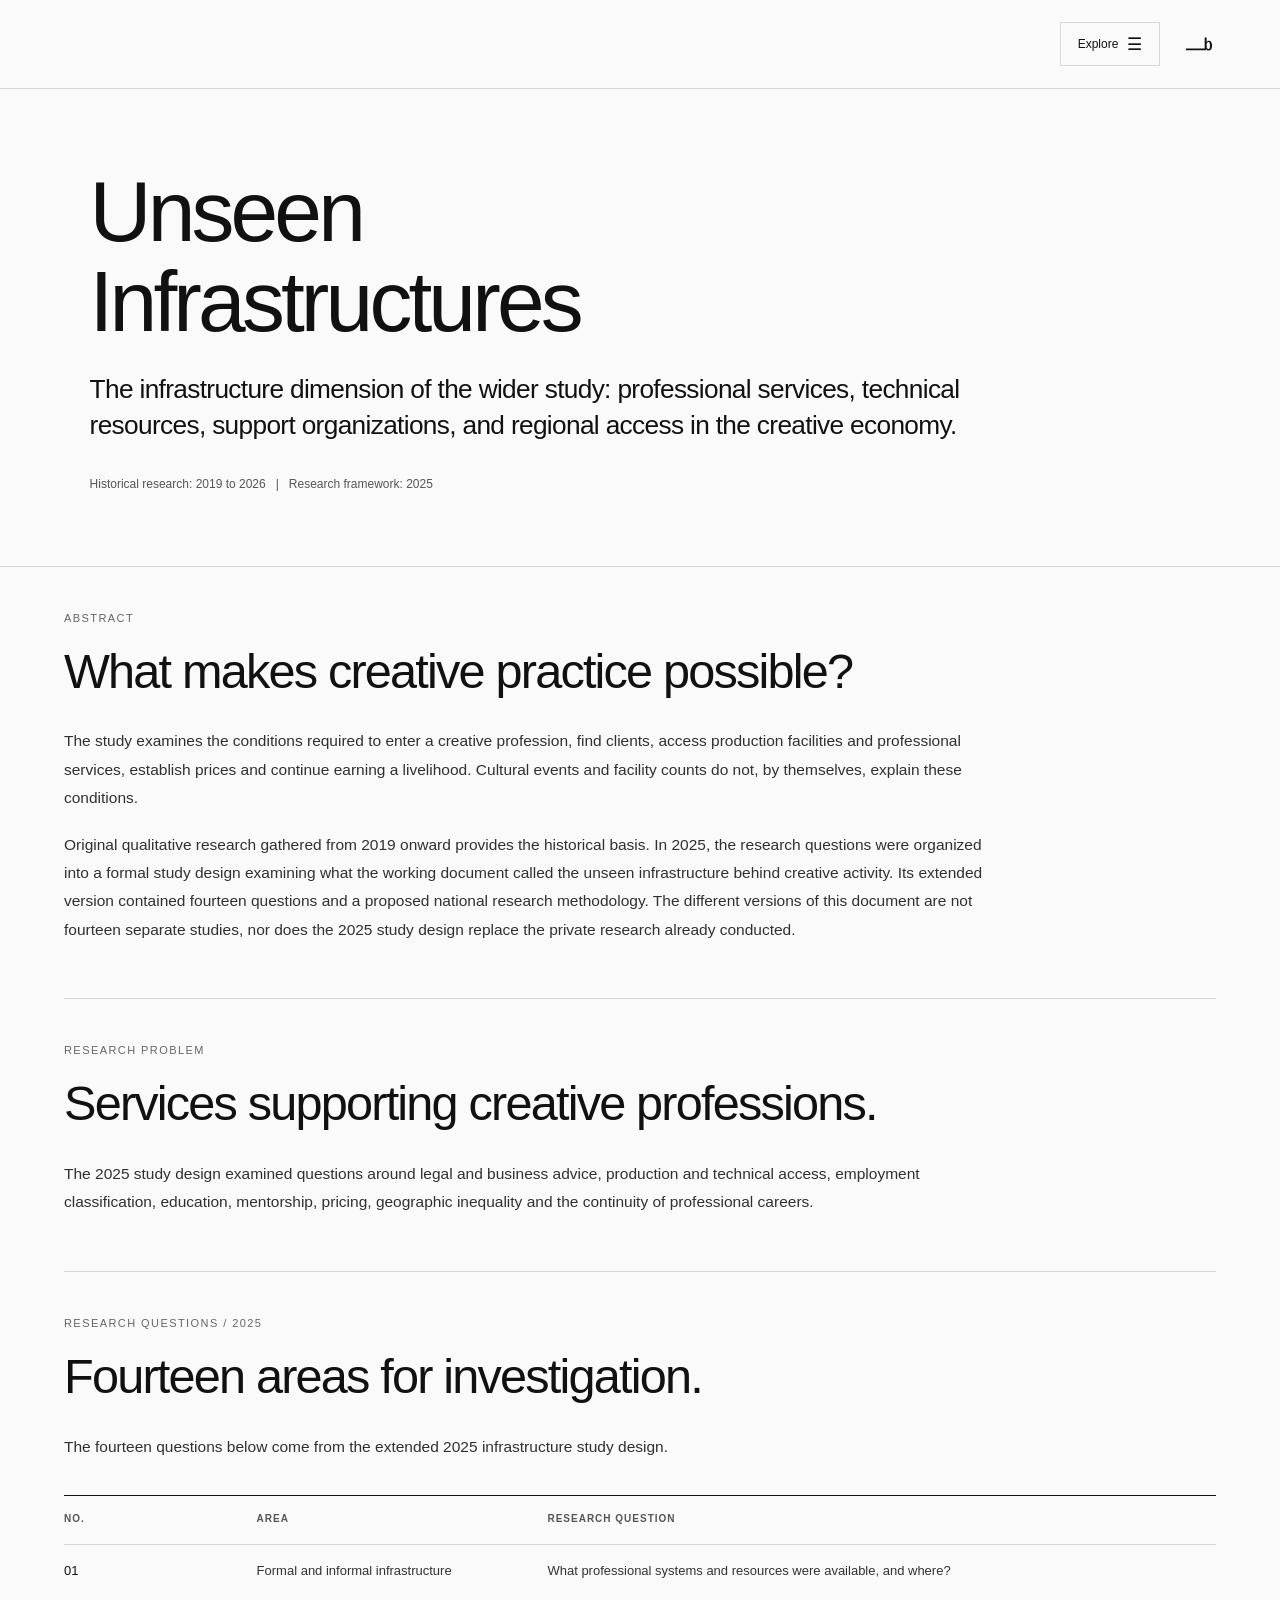
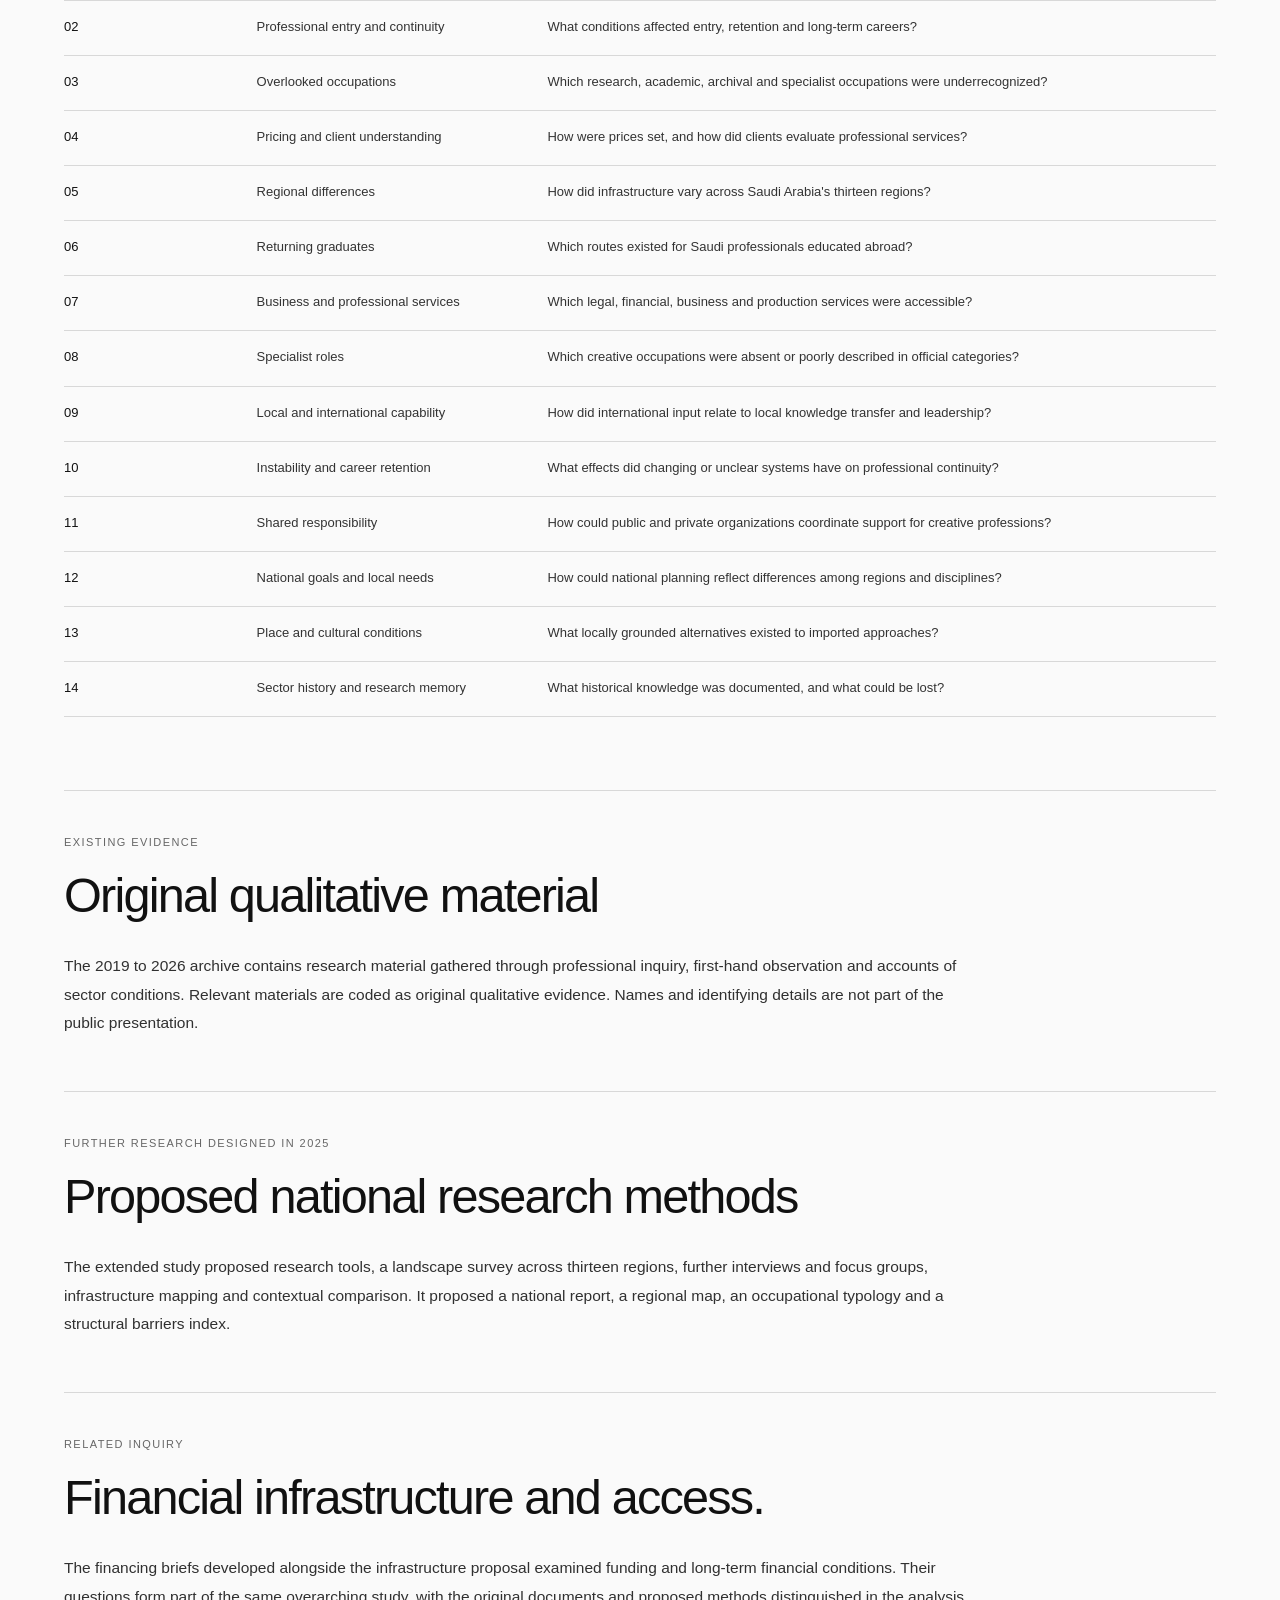
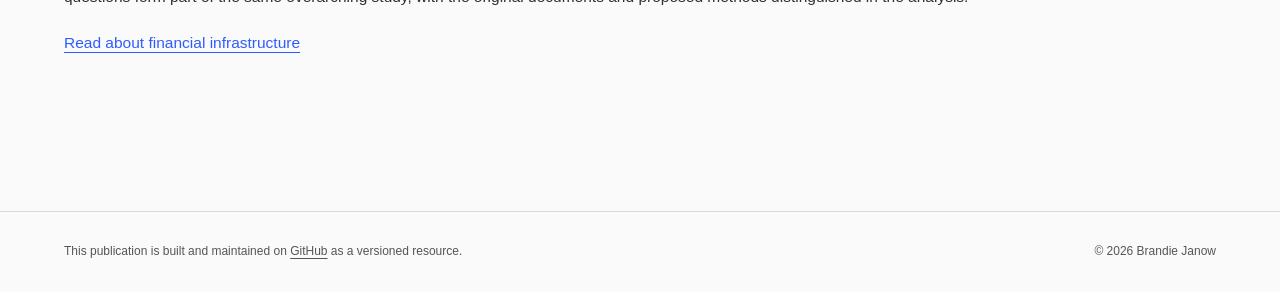
<file: infrastructure.html>
<!doctype html>
<html lang="en">
<head>
<meta charset="utf-8">
<meta name="viewport" content="width=device-width, initial-scale=1">
<meta name="theme-color" content="#fafafa">
<title>Unseen Infrastructures | Saudi Arabia’s Creative Economy</title>
<meta name="description" content="Original qualitative research since 2019 into Saudi Arabia creative sector infrastructure.">




<link rel="canonical" href="https://brandiejanow.github.io/Saudi-creative-sector-research/infrastructure.html">
<link rel="icon" type="image/png" href="./assets/favicon.png">
<link rel="stylesheet" href="./styles.css">

<meta property="og:type" content="website">
<meta property="og:title" content="Unseen Infrastructures | Saudi Arabia’s Creative Economy">
<meta property="og:description" content="Original qualitative research since 2019 into Saudi Arabia creative sector infrastructure.">
<meta property="og:url" content="https://brandiejanow.github.io/Saudi-creative-sector-research/infrastructure.html">
<meta property="og:site_name" content="Saudi Arabia’s Creative Economy">
<meta property="og:image" content="https://brandiejanow.github.io/Saudi-creative-sector-research/assets/social-preview.png?v=20261030">
<meta property="og:image:secure_url" content="https://brandiejanow.github.io/Saudi-creative-sector-research/assets/social-preview.png?v=20261030">
<meta property="og:image:type" content="image/png">
<meta property="og:image:width" content="1200">
<meta property="og:image:height" content="630">
<meta property="og:image:alt" content="Saudi Arabia’s Creative Economy research cover">
<meta name="twitter:card" content="summary_large_image">
<meta name="twitter:title" content="Unseen Infrastructures | Saudi Arabia’s Creative Economy">
<meta name="twitter:description" content="Original qualitative research since 2019 into Saudi Arabia creative sector infrastructure.">
<meta name="twitter:image" content="https://brandiejanow.github.io/Saudi-creative-sector-research/assets/social-preview.png?v=20261030">
</head>
<body>
<a class="skip" href="#main">Skip to content</a>
<header id="top" class="site-nav">
<nav class="desktop-nav" aria-label="Research sections"><a href="./index.html">Overview</a><a href="./research.html">Research</a><a href="./evidence.html">Data</a><a href="./signals.html">Future Signals</a></nav>
<details class="mobile-nav"><summary>Explore <span class="menu-symbol" aria-hidden="true">☰</span></summary><nav aria-label="Mobile sections"><a href="./index.html">Overview</a><a href="./research.html">Research</a><a href="./evidence.html">Data</a><a href="./signals.html">Future Signals</a></nav></details>
<a class="name" href="https://www.brandiejanow.com/" aria-label="Personal website"><img src="./assets/b-logo.svg" alt=""></a>
</header>
<main id="main"><section class="hero compact-hero journal-hero"><h1>Unseen<br>Infrastructures</h1><p class="intro">The infrastructure dimension of the wider study: professional services, technical resources, support organizations, and regional access in the creative economy.</p><p class="research-meta">Historical research: 2019 to 2026 &nbsp; | &nbsp; Research framework: 2025</p></section><div class="research-sections publication">
<section class="research-section journal-abstract"><p class="section-kicker">Abstract</p><h2>What makes creative practice possible?</h2><p>The study examines the conditions required to enter a creative profession, find clients, access production facilities and professional services, establish prices and continue earning a livelihood. Cultural events and facility counts do not, by themselves, explain these conditions.</p><p>Original qualitative research gathered from 2019 onward provides the historical basis. In 2025, the research questions were organized into a formal study design examining what the working document called the unseen infrastructure behind creative activity. Its extended version contained fourteen questions and a proposed national research methodology. The different versions of this document are not fourteen separate studies, nor does the 2025 study design replace the private research already conducted.</p></section>
<section class="research-section"><p class="section-kicker">Research problem</p><h2>Services supporting creative professions.</h2><p>The 2025 study design examined questions around legal and business advice, production and technical access, employment classification, education, mentorship, pricing, geographic inequality and the continuity of professional careers. </p></section>
<section class="research-section" id="study-questions"><p class="section-kicker">Research questions / 2025</p><h2>Fourteen areas for investigation.</h2><p>The fourteen questions below come from the extended 2025 infrastructure study design. </p><div class="table-wrap"><table class="journal-table"><thead><tr><th scope="col">No.</th><th scope="col">Area</th><th scope="col">Research question</th></tr></thead><tbody><tr><th scope="row">01</th><td>Formal and informal infrastructure</td><td>What professional systems and resources were available, and where?</td></tr><tr><th scope="row">02</th><td>Professional entry and continuity</td><td>What conditions affected entry, retention and long-term careers?</td></tr><tr><th scope="row">03</th><td>Overlooked occupations</td><td>Which research, academic, archival and specialist occupations were underrecognized?</td></tr><tr><th scope="row">04</th><td>Pricing and client understanding</td><td>How were prices set, and how did clients evaluate professional services?</td></tr><tr><th scope="row">05</th><td>Regional differences</td><td>How did infrastructure vary across Saudi Arabia's thirteen regions?</td></tr><tr><th scope="row">06</th><td>Returning graduates</td><td>Which routes existed for Saudi professionals educated abroad?</td></tr><tr><th scope="row">07</th><td>Business and professional services</td><td>Which legal, financial, business and production services were accessible?</td></tr><tr><th scope="row">08</th><td>Specialist roles</td><td>Which creative occupations were absent or poorly described in official categories?</td></tr><tr><th scope="row">09</th><td>Local and international capability</td><td>How did international input relate to local knowledge transfer and leadership?</td></tr><tr><th scope="row">10</th><td>Instability and career retention</td><td>What effects did changing or unclear systems have on professional continuity?</td></tr><tr><th scope="row">11</th><td>Shared responsibility</td><td>How could public and private organizations coordinate support for creative professions?</td></tr><tr><th scope="row">12</th><td>National goals and local needs</td><td>How could national planning reflect differences among regions and disciplines?</td></tr><tr><th scope="row">13</th><td>Place and cultural conditions</td><td>What locally grounded alternatives existed to imported approaches?</td></tr><tr><th scope="row">14</th><td>Sector history and research memory</td><td>What historical knowledge was documented, and what could be lost?</td></tr></tbody></table></div></section>
<section class="research-section"><p class="section-kicker">Existing evidence</p><h2>Original qualitative material</h2><p>The 2019 to 2026 archive contains research material gathered through professional inquiry, first-hand observation and accounts of sector conditions. Relevant materials are coded as original qualitative evidence. Names and identifying details are not part of the public presentation.</p></section>
<section class="research-section"><p class="section-kicker">Further research designed in 2025</p><h2>Proposed national research methods</h2><p>The extended study proposed research tools, a landscape survey across thirteen regions, further interviews and focus groups, infrastructure mapping and contextual comparison. It proposed a national report, a regional map, an occupational typology and a structural barriers index.</p></section>
<section class="research-section"><p class="section-kicker">Related inquiry</p><h2>Financial infrastructure and access.</h2><p>The financing briefs developed alongside the infrastructure proposal examined funding and long-term financial conditions. Their questions form part of the same overarching study, with the original documents and proposed methods distinguished in the analysis. </p><p><a class="plain-anchor" href="./funding.html">Read about financial infrastructure</a></p></section></div></main>
<footer class="research-footer"><p>This publication is built and maintained on <a href="https://github.com/brandiejanow/Saudi-creative-sector-research">GitHub</a> as a versioned resource.</p><p>© 2026 Brandie Janow</p></footer>
</body>
</html>
</file>
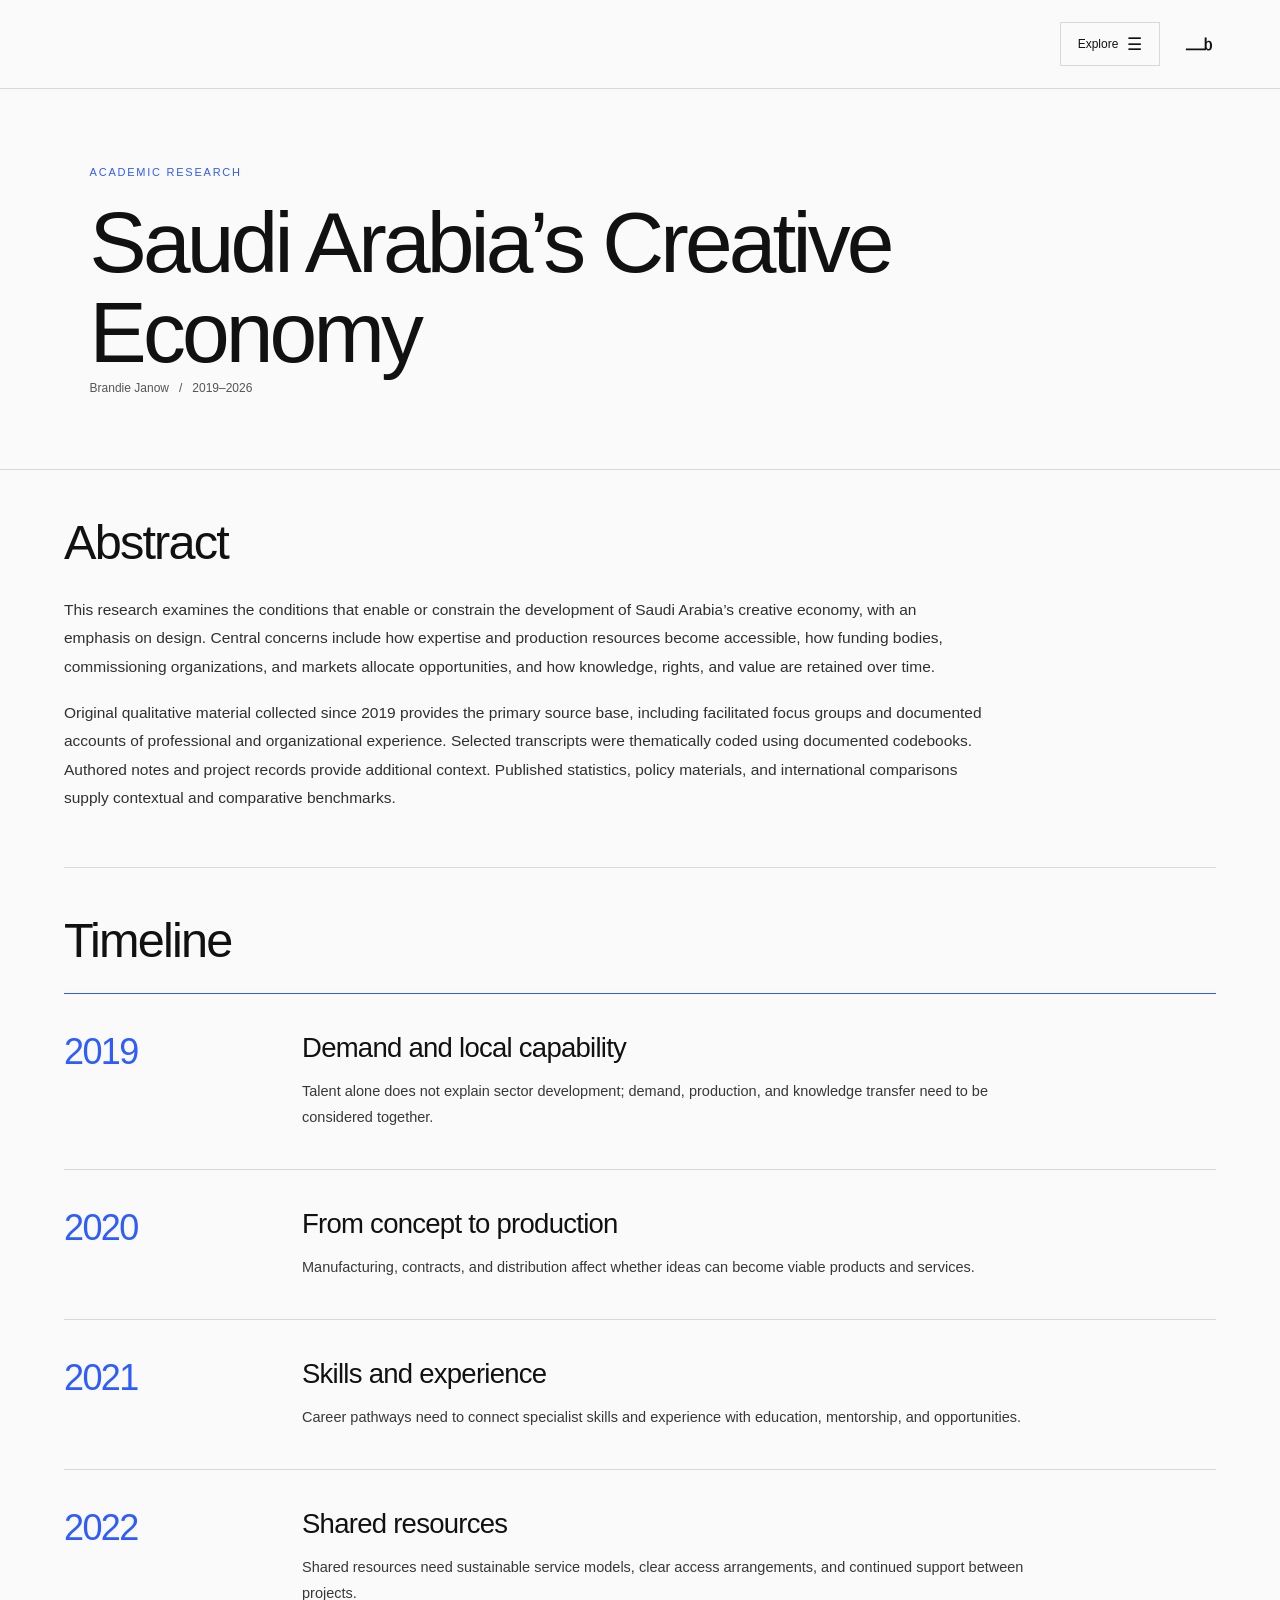
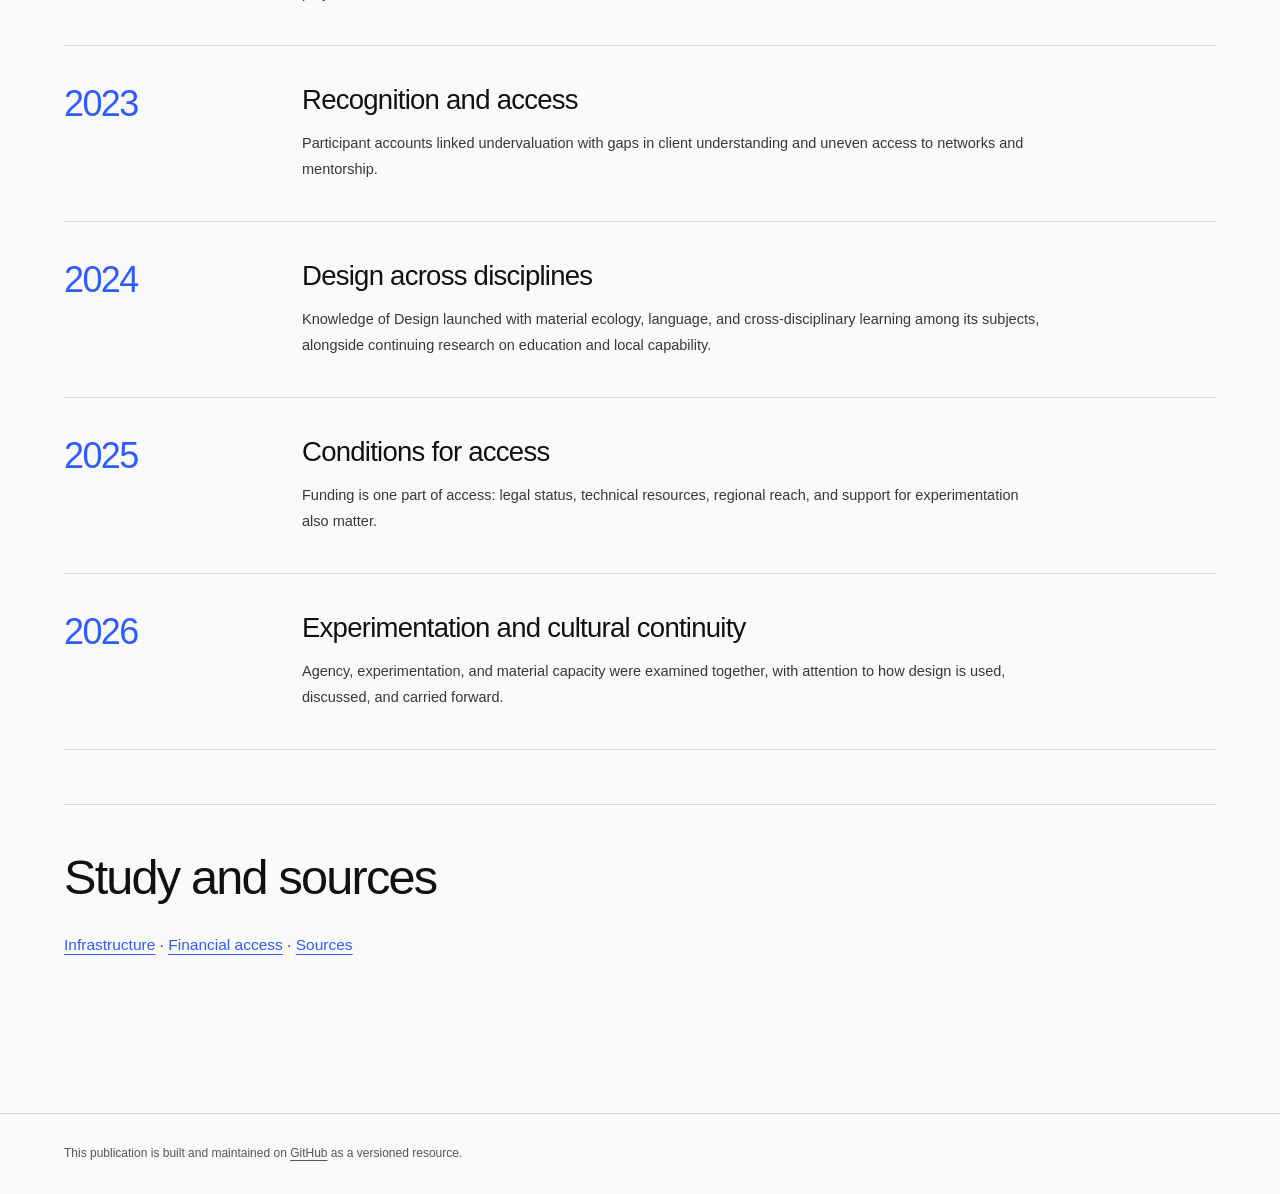
<file: methods.html>
<!doctype html>
<html lang="en"><head><meta charset="utf-8"><meta name="viewport" content="width=device-width, initial-scale=1"><meta name="robots" content="noindex"><meta http-equiv="refresh" content="0; url=./index.html"><link rel="canonical" href="https://brandiejanow.github.io/Saudi-creative-sector-research/"><title>Saudi Arabia’s Creative Economy</title>
<meta property="og:type" content="website">
<meta property="og:title" content="Saudi Arabia’s Creative Economy">
<meta property="og:description" content="Independent research on Saudi Arabia’s creative economy, its institutions, production, finance, and professional conditions.">
<meta property="og:url" content="https://brandiejanow.github.io/Saudi-creative-sector-research/">
<meta property="og:site_name" content="Saudi Arabia’s Creative Economy">
<meta property="og:image" content="https://brandiejanow.github.io/Saudi-creative-sector-research/assets/social-preview.png?v=20261030">
<meta property="og:image:secure_url" content="https://brandiejanow.github.io/Saudi-creative-sector-research/assets/social-preview.png?v=20261030">
<meta property="og:image:type" content="image/png">
<meta property="og:image:width" content="1200">
<meta property="og:image:height" content="630">
<meta property="og:image:alt" content="Saudi Arabia’s Creative Economy research cover">
<meta name="twitter:card" content="summary_large_image">
<meta name="twitter:title" content="Saudi Arabia’s Creative Economy">
<meta name="twitter:description" content="Independent research on Saudi Arabia’s creative economy, its institutions, production, finance, and professional conditions.">
<meta name="twitter:image" content="https://brandiejanow.github.io/Saudi-creative-sector-research/assets/social-preview.png?v=20261030">
</head><body><p><a href="./index.html">Continue to the overview</a>.</p></body></html>
</file>
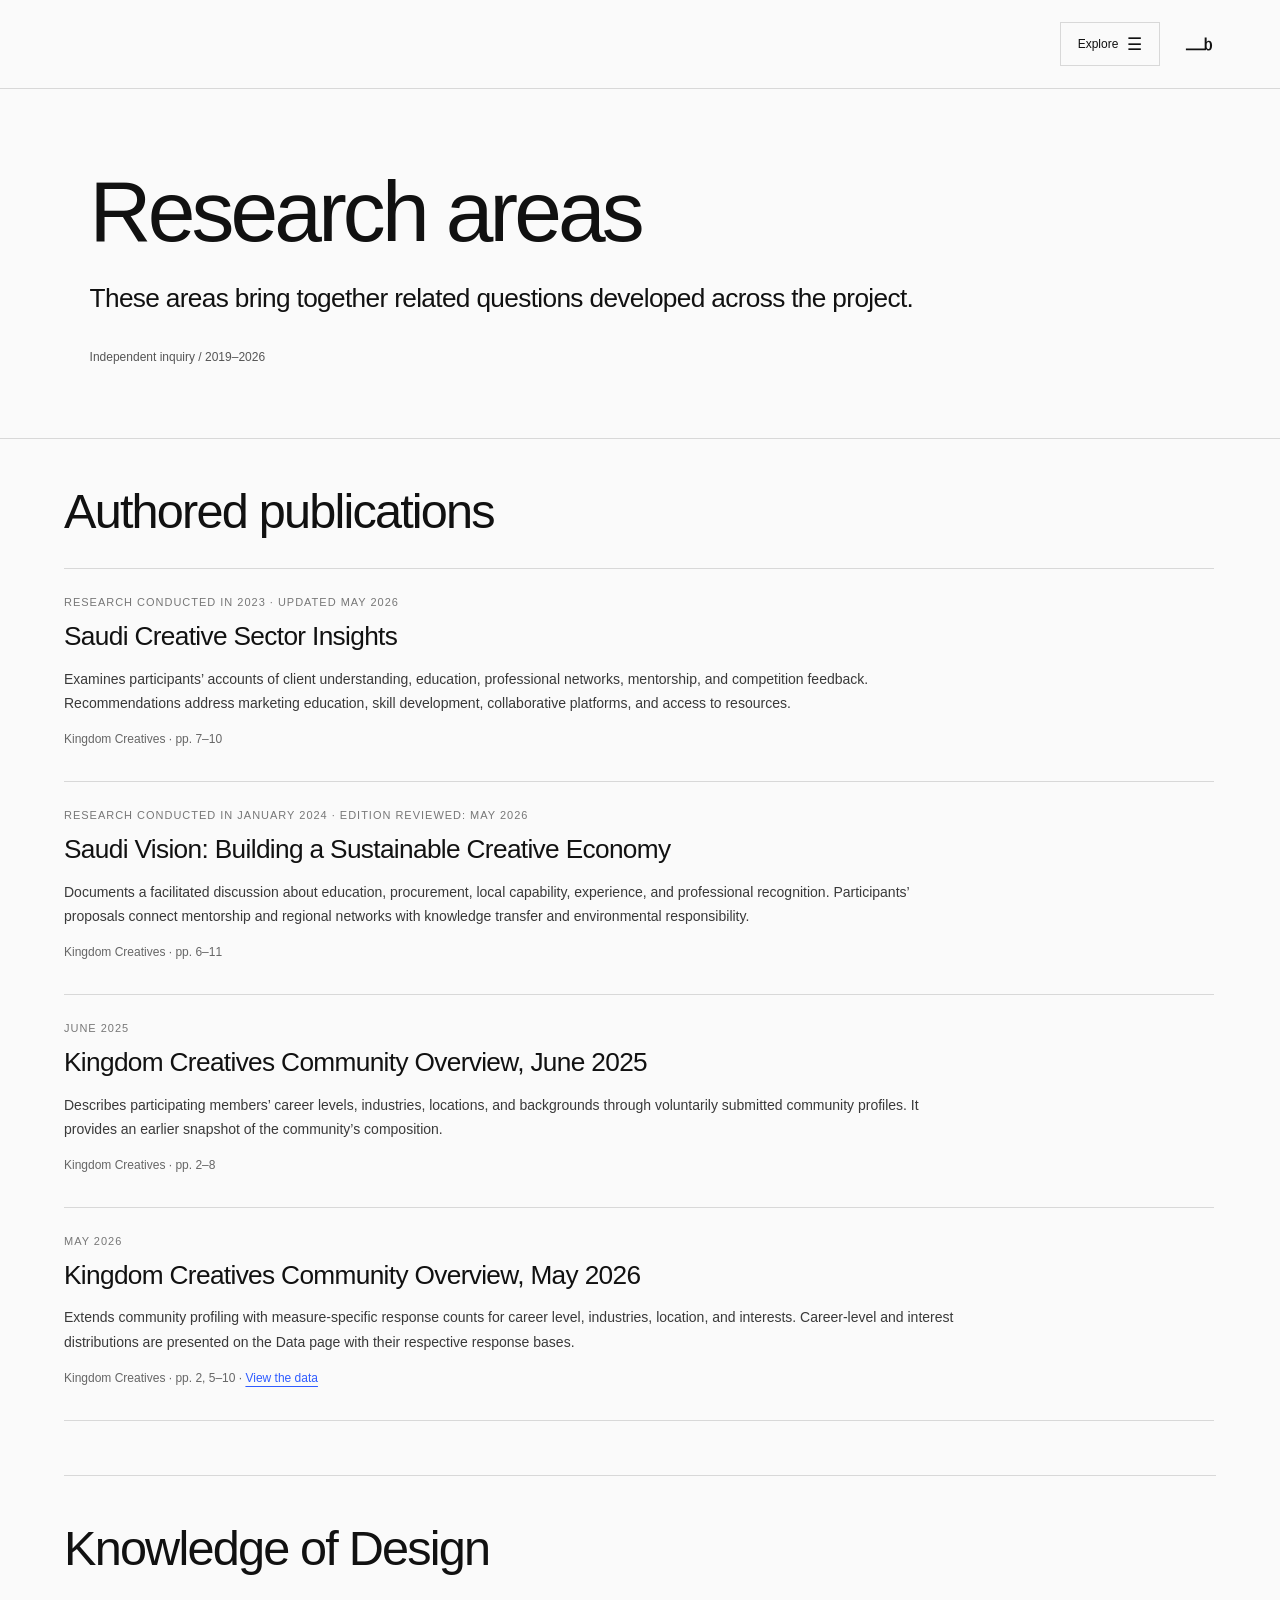
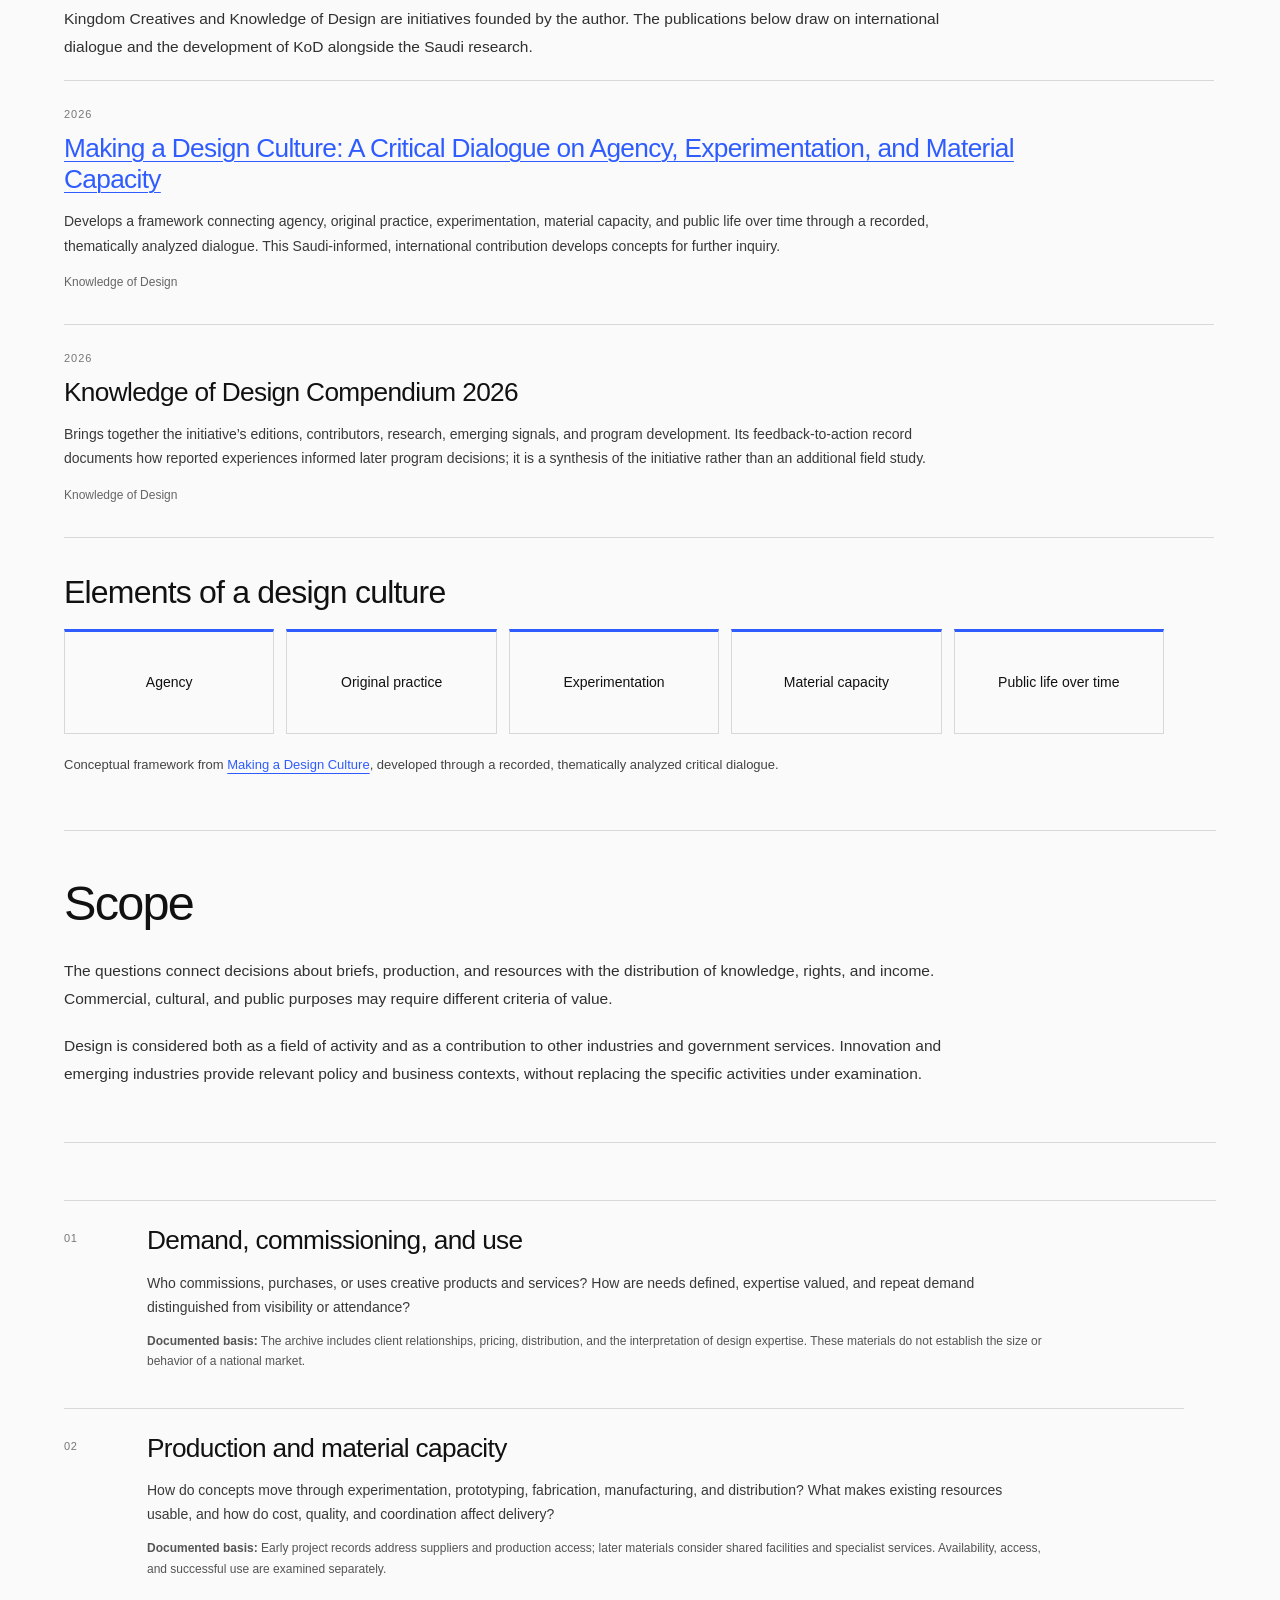
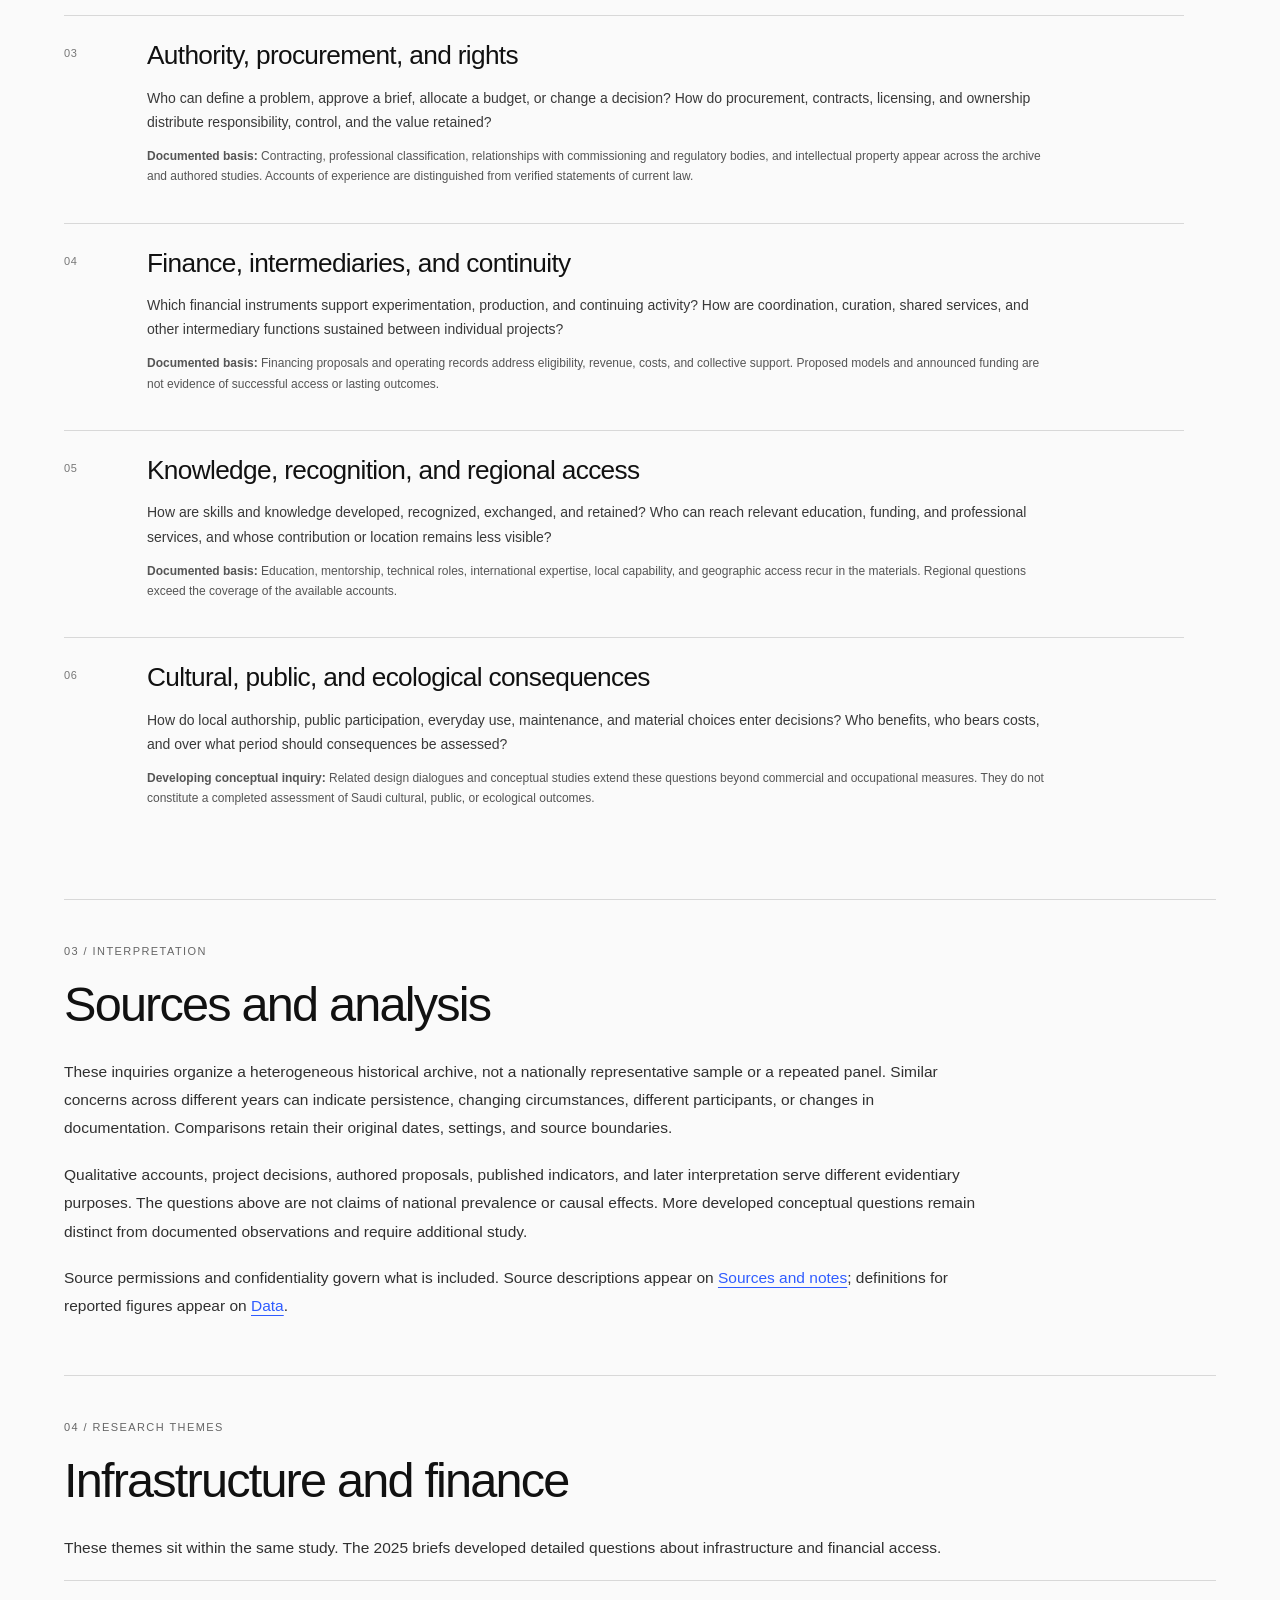
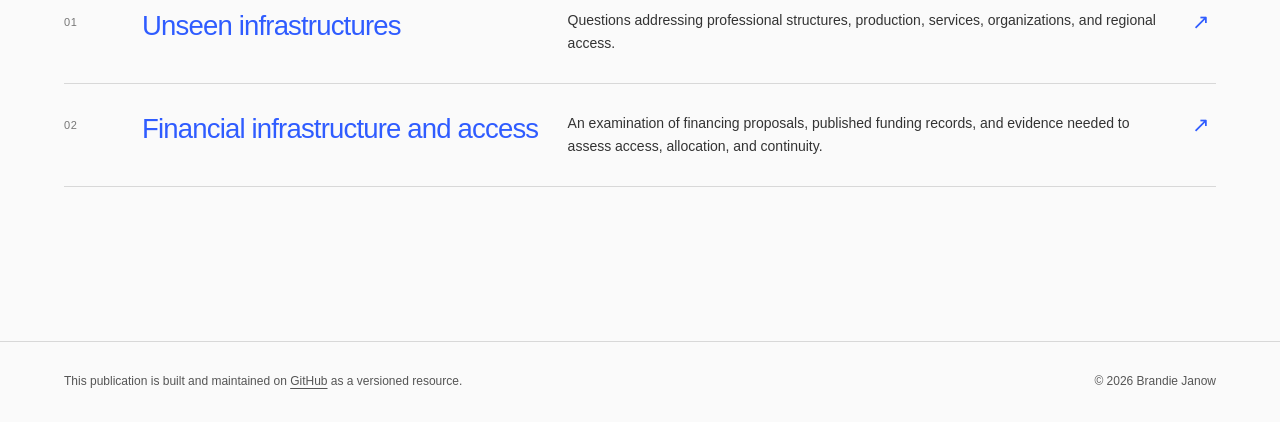
<file: research.html>
<!doctype html>
<html lang="en">
<head>
<meta charset="utf-8">
<meta name="viewport" content="width=device-width, initial-scale=1">
<meta name="theme-color" content="#fafafa">
<title>Research areas | Saudi Arabia’s Creative Economy</title>
<meta name="description" content="Connected inquiries into demand, production, authority, finance, knowledge, and public life in Saudi Arabia’s creative economy.">




<link rel="canonical" href="https://brandiejanow.github.io/Saudi-creative-sector-research/research.html">
<link rel="icon" type="image/png" href="./assets/favicon.png">
<link rel="stylesheet" href="./styles.css">

<meta property="og:type" content="website">
<meta property="og:title" content="Research areas | Saudi Arabia’s Creative Economy">
<meta property="og:description" content="Connected inquiries into demand, production, authority, finance, knowledge, and public life in Saudi Arabia’s creative economy.">
<meta property="og:url" content="https://brandiejanow.github.io/Saudi-creative-sector-research/research.html">
<meta property="og:site_name" content="Saudi Arabia’s Creative Economy">
<meta property="og:image" content="https://brandiejanow.github.io/Saudi-creative-sector-research/assets/social-preview.png?v=20261030">
<meta property="og:image:secure_url" content="https://brandiejanow.github.io/Saudi-creative-sector-research/assets/social-preview.png?v=20261030">
<meta property="og:image:type" content="image/png">
<meta property="og:image:width" content="1200">
<meta property="og:image:height" content="630">
<meta property="og:image:alt" content="Saudi Arabia’s Creative Economy research cover">
<meta name="twitter:card" content="summary_large_image">
<meta name="twitter:title" content="Research areas | Saudi Arabia’s Creative Economy">
<meta name="twitter:description" content="Connected inquiries into demand, production, authority, finance, knowledge, and public life in Saudi Arabia’s creative economy.">
<meta name="twitter:image" content="https://brandiejanow.github.io/Saudi-creative-sector-research/assets/social-preview.png?v=20261030">
</head>
<body>
<a class="skip" href="#main">Skip to content</a>
<header id="top" class="site-nav">
<nav class="desktop-nav" aria-label="Research sections"><a href="./index.html">Overview</a><a href="./research.html" aria-current="page">Research</a><a href="./evidence.html">Data</a><a href="./signals.html">Future Signals</a></nav>
<details class="mobile-nav"><summary>Explore <span class="menu-symbol" aria-hidden="true">☰</span></summary><nav aria-label="Mobile sections"><a href="./index.html">Overview</a><a href="./research.html" aria-current="page">Research</a><a href="./evidence.html">Data</a><a href="./signals.html">Future Signals</a></nav></details>
<a class="name" href="https://www.brandiejanow.com/" aria-label="Personal website"><img src="./assets/b-logo.svg" alt=""></a>
</header>
<main id="main" aria-labelledby="page-title">
<section class="hero compact-hero journal-hero"><h1 id="page-title">Research areas</h1><p class="intro">These areas bring together related questions developed across the project.</p><p class="research-meta">Independent inquiry / 2019–2026</p></section>
<div class="research-sections">
<section class="research-section" id="authored-publications"><h2>Authored publications</h2><div class="reference-list"><article class="reference-item" id="sector-insights"><div><p class="ref-author">Research conducted in 2023 · Updated May 2026</p><h3>Saudi Creative Sector Insights</h3><p>Examines participants’ accounts of client understanding, education, professional networks, mentorship, and competition feedback. Recommendations address marketing education, skill development, collaborative platforms, and access to resources.</p><p class="caption-text">Kingdom Creatives · pp. 7–10</p></div></article>
<article class="reference-item" id="saudi-vision"><div><p class="ref-author">Research conducted in January 2024 · Edition reviewed: May 2026</p><h3>Saudi Vision: Building a Sustainable Creative Economy</h3><p>Documents a facilitated discussion about education, procurement, local capability, experience, and professional recognition. Participants’ proposals connect mentorship and regional networks with knowledge transfer and environmental responsibility.</p><p class="caption-text">Kingdom Creatives · pp. 6–11</p></div></article>
<article class="reference-item" id="community-2025"><div><p class="ref-author">June 2025</p><h3>Kingdom Creatives Community Overview, June 2025</h3><p>Describes participating members’ career levels, industries, locations, and backgrounds through voluntarily submitted community profiles. It provides an earlier snapshot of the community’s composition.</p><p class="caption-text">Kingdom Creatives · pp. 2–8</p></div></article>
<article class="reference-item" id="community-2026"><div><p class="ref-author">May 2026</p><h3>Kingdom Creatives Community Overview, May 2026</h3><p>Extends community profiling with measure-specific response counts for career level, industries, location, and interests. Career-level and interest distributions are presented on the Data page with their respective response bases.</p><p class="caption-text">Kingdom Creatives · pp. 2, 5–10 · <a href="./evidence.html#community-profiles">View the data</a></p></div></article></div></section>
<section class="research-section" id="related-design-research"><h2>Knowledge of Design</h2><p>Kingdom Creatives and Knowledge of Design are initiatives founded by the author. The publications below draw on international dialogue and the development of KoD alongside the Saudi research.</p><div class="reference-list"><article class="reference-item" id="design-culture"><div><p class="ref-author">2026</p><h3><a href="https://brandiejanow.github.io/Knowledge-of-Design/making-a-design-culture.html">Making a Design Culture: A Critical Dialogue on Agency, Experimentation, and Material Capacity</a></h3><p>Develops a framework connecting agency, original practice, experimentation, material capacity, and public life over time through a recorded, thematically analyzed dialogue. This Saudi-informed, international contribution develops concepts for further inquiry.</p><p class="caption-text">Knowledge of Design</p></div></article>
<article class="reference-item" id="kod-compendium"><div><p class="ref-author">2026</p><h3>Knowledge of Design Compendium 2026</h3><p>Brings together the initiative’s editions, contributors, research, emerging signals, and program development. Its feedback-to-action record documents how reported experiences informed later program decisions; it is a synthesis of the initiative rather than an additional field study.</p><p class="caption-text">Knowledge of Design</p></div></article></div><figure class="concept-figure" aria-labelledby="culture-framework-title"><h3 id="culture-framework-title">Elements of a design culture</h3><ul class="concept-grid"><li>Agency</li><li>Original practice</li><li>Experimentation</li><li>Material capacity</li><li>Public life over time</li></ul><figcaption>Conceptual framework from <a href="https://brandiejanow.github.io/Knowledge-of-Design/making-a-design-culture.html">Making a Design Culture</a>, developed through a recorded, thematically analyzed critical dialogue.</figcaption></figure></section>
<section class="research-section">
<div class="section-opening"><h2>Scope</h2></div>
<p>The questions connect decisions about briefs, production, and resources with the distribution of knowledge, rights, and income. Commercial, cultural, and public purposes may require different criteria of value.</p>
<p>Design is considered both as a field of activity and as a contribution to other industries and government services. Innovation and emerging industries provide relevant policy and business contexts, without replacing the specific activities under examination.</p>
</section>
<section class="research-section">

<div class="entry-list">
<article class="chapter-row"><span class="chapter-number">01</span><div><h3>Demand, commissioning, and use</h3><p>Who commissions, purchases, or uses creative products and services? How are needs defined, expertise valued, and repeat demand distinguished from visibility or attendance?</p><p class="minor"><strong>Documented basis:</strong> The archive includes client relationships, pricing, distribution, and the interpretation of design expertise. These materials do not establish the size or behavior of a national market.</p></div></article>
<article class="chapter-row"><span class="chapter-number">02</span><div><h3>Production and material capacity</h3><p>How do concepts move through experimentation, prototyping, fabrication, manufacturing, and distribution? What makes existing resources usable, and how do cost, quality, and coordination affect delivery?</p><p class="minor"><strong>Documented basis:</strong> Early project records address suppliers and production access; later materials consider shared facilities and specialist services. Availability, access, and successful use are examined separately.</p></div></article>
<article class="chapter-row"><span class="chapter-number">03</span><div><h3>Authority, procurement, and rights</h3><p>Who can define a problem, approve a brief, allocate a budget, or change a decision? How do procurement, contracts, licensing, and ownership distribute responsibility, control, and the value retained?</p><p class="minor"><strong>Documented basis:</strong> Contracting, professional classification, relationships with commissioning and regulatory bodies, and intellectual property appear across the archive and authored studies. Accounts of experience are distinguished from verified statements of current law.</p></div></article>
<article class="chapter-row"><span class="chapter-number">04</span><div><h3>Finance, intermediaries, and continuity</h3><p>Which financial instruments support experimentation, production, and continuing activity? How are coordination, curation, shared services, and other intermediary functions sustained between individual projects?</p><p class="minor"><strong>Documented basis:</strong> Financing proposals and operating records address eligibility, revenue, costs, and collective support. Proposed models and announced funding are not evidence of successful access or lasting outcomes.</p></div></article>
<article class="chapter-row"><span class="chapter-number">05</span><div><h3>Knowledge, recognition, and regional access</h3><p>How are skills and knowledge developed, recognized, exchanged, and retained? Who can reach relevant education, funding, and professional services, and whose contribution or location remains less visible?</p><p class="minor"><strong>Documented basis:</strong> Education, mentorship, technical roles, international expertise, local capability, and geographic access recur in the materials. Regional questions exceed the coverage of the available accounts.</p></div></article>
<article class="chapter-row"><span class="chapter-number">06</span><div><h3>Cultural, public, and ecological consequences</h3><p>How do local authorship, public participation, everyday use, maintenance, and material choices enter decisions? Who benefits, who bears costs, and over what period should consequences be assessed?</p><p class="minor"><strong>Developing conceptual inquiry:</strong> Related design dialogues and conceptual studies extend these questions beyond commercial and occupational measures. They do not constitute a completed assessment of Saudi cultural, public, or ecological outcomes.</p></div></article>
</div>
</section>
<section class="research-section">
<div class="section-opening"><p class="section-kicker">03 / Interpretation</p><h2>Sources and analysis</h2></div>
<p>These inquiries organize a heterogeneous historical archive, not a nationally representative sample or a repeated panel. Similar concerns across different years can indicate persistence, changing circumstances, different participants, or changes in documentation. Comparisons retain their original dates, settings, and source boundaries.</p>
<p>Qualitative accounts, project decisions, authored proposals, published indicators, and later interpretation serve different evidentiary purposes. The questions above are not claims of national prevalence or causal effects. More developed conceptual questions remain distinct from documented observations and require additional study.</p>
<p>Source permissions and confidentiality govern what is included. Source descriptions appear on <a href="./sources.html">Sources and notes</a>; definitions for reported figures appear on <a href="./evidence.html">Data</a>.</p>
</section>
<section class="research-section">
<div class="section-opening"><p class="section-kicker">04 / Research themes</p><h2>Infrastructure and finance</h2></div><p>These themes sit within the same study. The 2025 briefs developed detailed questions about infrastructure and financial access.</p>
<div class="entry-list">
<article class="entry"><span class="entry-index">01</span><h3 class="entry-title"><a href="./infrastructure.html">Unseen infrastructures</a></h3><p class="entry-summary">Questions addressing professional structures, production, services, organizations, and regional access.</p><a class="entry-link" href="./infrastructure.html" aria-label="Read unseen infrastructures">↗</a></article>
<article class="entry"><span class="entry-index">02</span><h3 class="entry-title"><a href="./funding.html">Financial infrastructure and access</a></h3><p class="entry-summary">An examination of financing proposals, published funding records, and evidence needed to assess access, allocation, and continuity.</p><a class="entry-link" href="./funding.html" aria-label="Read financial infrastructure and access">↗</a></article>
</div></section>
</div></main>
<footer class="research-footer"><p>This publication is built and maintained on <a href="https://github.com/brandiejanow/Saudi-creative-sector-research">GitHub</a> as a versioned resource.</p><p>© 2026 Brandie Janow</p></footer>
</body>
</html>
</file>
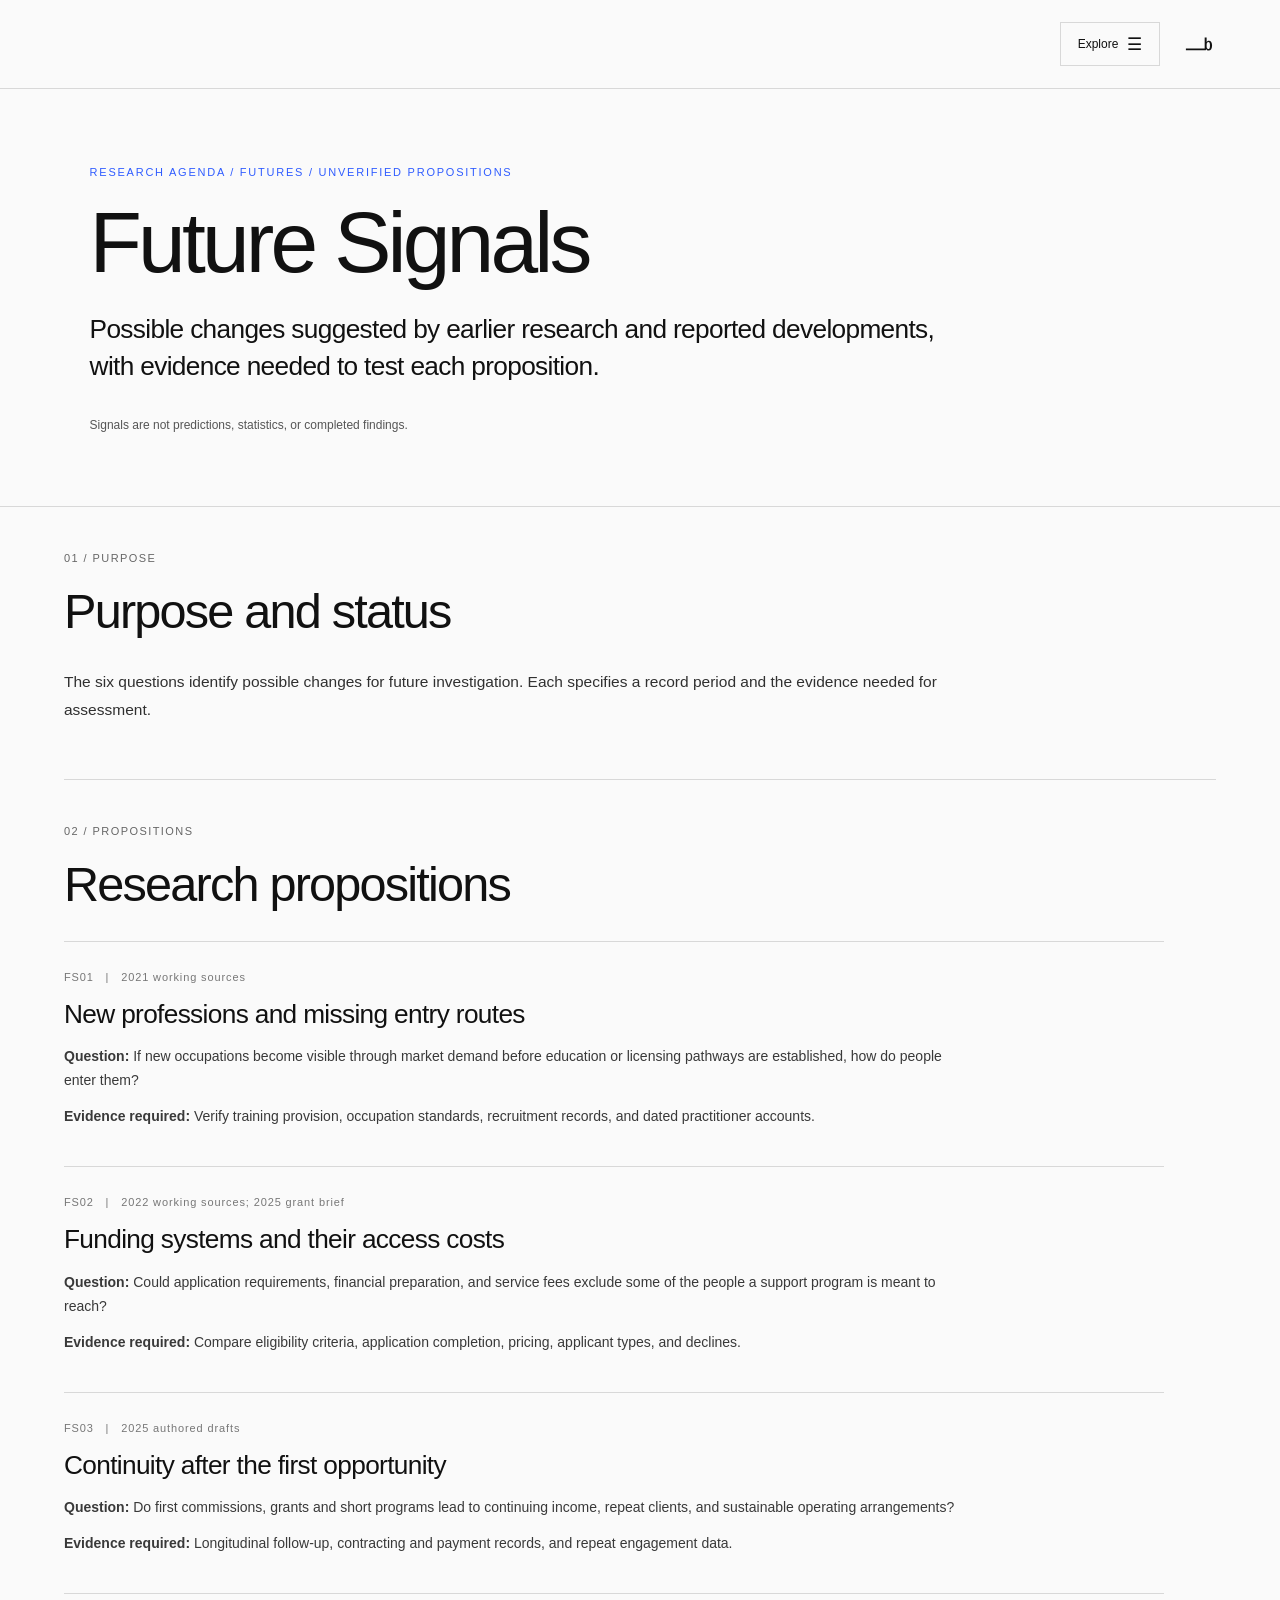
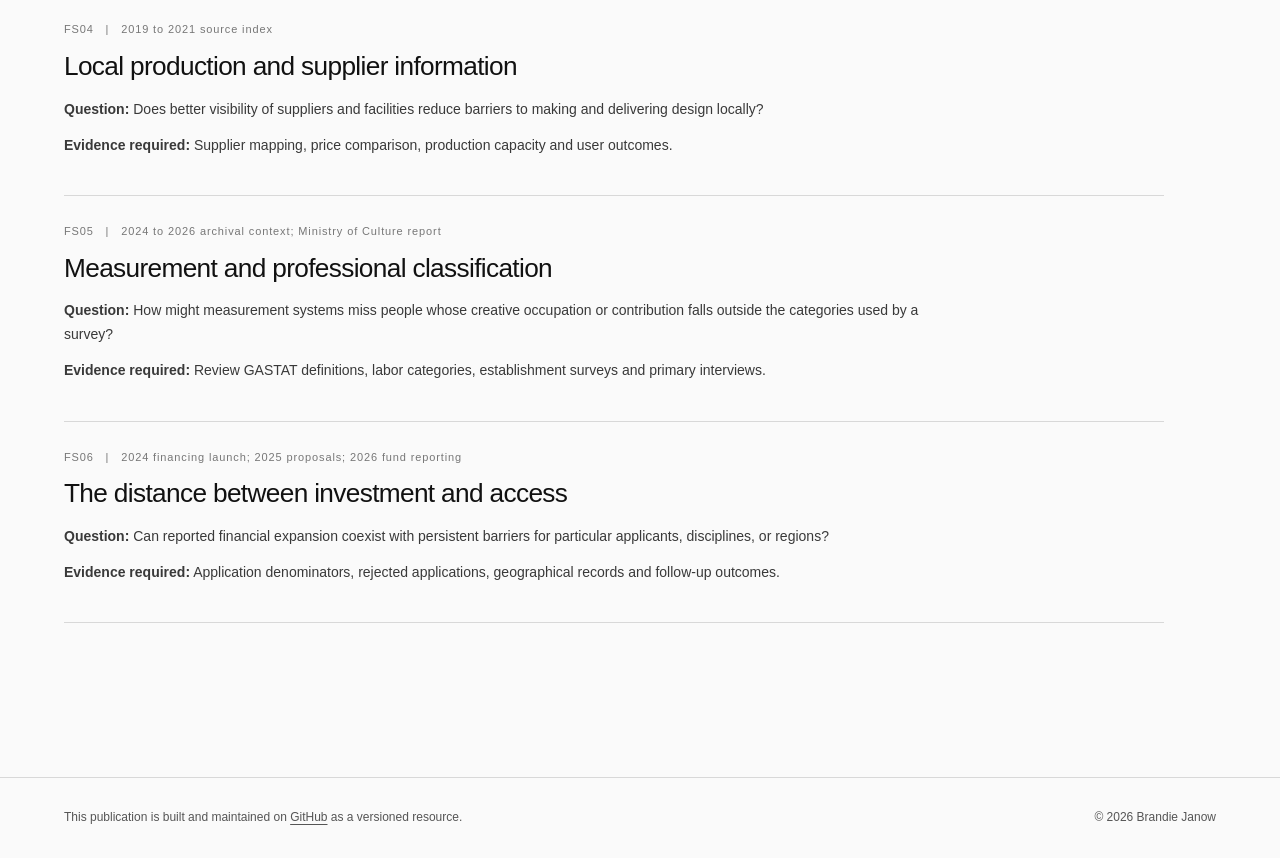
<file: signals.html>
<!doctype html><html lang="en"><head><meta charset="utf-8"><meta name="viewport" content="width=device-width, initial-scale=1"><meta name="theme-color" content="#fafafa"><meta name="description" content="Working research questions concerning the future of Saudi creative sector conditions, clearly not predictions."><link rel="canonical" href="https://brandiejanow.github.io/Saudi-creative-sector-research/signals.html"><link rel="icon" type="image/png" href="./assets/favicon.png"><title>Future signals | Saudi Arabia’s Creative Economy</title><link rel="stylesheet" href="./styles.css">
<meta property="og:type" content="website">
<meta property="og:title" content="Future signals | Saudi Arabia’s Creative Economy">
<meta property="og:description" content="Working research questions concerning the future of Saudi creative sector conditions, clearly not predictions.">
<meta property="og:url" content="https://brandiejanow.github.io/Saudi-creative-sector-research/signals.html">
<meta property="og:site_name" content="Saudi Arabia’s Creative Economy">
<meta property="og:image" content="https://brandiejanow.github.io/Saudi-creative-sector-research/assets/social-preview.png?v=20261030">
<meta property="og:image:secure_url" content="https://brandiejanow.github.io/Saudi-creative-sector-research/assets/social-preview.png?v=20261030">
<meta property="og:image:type" content="image/png">
<meta property="og:image:width" content="1200">
<meta property="og:image:height" content="630">
<meta property="og:image:alt" content="Saudi Arabia’s Creative Economy research cover">
<meta name="twitter:card" content="summary_large_image">
<meta name="twitter:title" content="Future signals | Saudi Arabia’s Creative Economy">
<meta name="twitter:description" content="Working research questions concerning the future of Saudi creative sector conditions, clearly not predictions.">
<meta name="twitter:image" content="https://brandiejanow.github.io/Saudi-creative-sector-research/assets/social-preview.png?v=20261030">
</head><body><a class="skip" href="#main">Skip to content</a><header id="top" class="site-nav"><nav class="desktop-nav" aria-label="Research sections"><a href="./index.html">Overview</a><a href="./research.html">Research</a><a href="./evidence.html">Data</a><a href="./signals.html" aria-current="page">Future Signals</a></nav><details class="mobile-nav"><summary>Explore <span class="menu-symbol" aria-hidden="true">☰</span></summary><nav aria-label="Mobile sections"><a href="./index.html">Overview</a><a href="./research.html">Research</a><a href="./evidence.html">Data</a><a href="./signals.html" aria-current="page">Future Signals</a></nav></details><a class="name" href="https://www.brandiejanow.com/" aria-label="Personal website"><img src="./assets/b-logo.svg" alt=""></a></header><main id="main"><section class="hero compact-hero journal-hero"><p class="eyebrow">Research agenda / Futures / Unverified propositions</p><h1>Future Signals</h1><p class="intro">Possible changes suggested by earlier research and reported developments, with evidence needed to test each proposition.</p><p class="research-meta">Signals are not predictions, statistics, or completed findings.</p></section><div class="research-sections">
<section class="research-section"><p class="section-kicker">01 / Purpose</p><h2>Purpose and status</h2><p>The six questions identify possible changes for future investigation. Each specifies a record period and the evidence needed for assessment.</p></section>
<section class="research-section"><p class="section-kicker">02 / Propositions</p><h2>Research propositions</h2>
<article class="signal-record" id="FS01"><p class="source-code">FS01 &nbsp; | &nbsp; 2021 working sources</p><h3>New professions and missing entry routes</h3><p><strong>Question:</strong> If new occupations become visible through market demand before education or licensing pathways are established, how do people enter them?</p><p><strong>Evidence required:</strong> Verify training provision, occupation standards, recruitment records, and dated practitioner accounts.</p></article><article class="signal-record" id="FS02"><p class="source-code">FS02 &nbsp; | &nbsp; 2022 working sources; 2025 grant brief</p><h3>Funding systems and their access costs</h3><p><strong>Question:</strong> Could application requirements, financial preparation, and service fees exclude some of the people a support program is meant to reach?</p><p><strong>Evidence required:</strong> Compare eligibility criteria, application completion, pricing, applicant types, and declines.</p></article><article class="signal-record" id="FS03"><p class="source-code">FS03 &nbsp; | &nbsp; 2025 authored drafts</p><h3>Continuity after the first opportunity</h3><p><strong>Question:</strong> Do first commissions, grants and short programs lead to continuing income, repeat clients, and sustainable operating arrangements?</p><p><strong>Evidence required:</strong> Longitudinal follow-up, contracting and payment records, and repeat engagement data.</p></article><article class="signal-record" id="FS04"><p class="source-code">FS04 &nbsp; | &nbsp; 2019 to 2021 source index</p><h3>Local production and supplier information</h3><p><strong>Question:</strong> Does better visibility of suppliers and facilities reduce barriers to making and delivering design locally?</p><p><strong>Evidence required:</strong> Supplier mapping, price comparison, production capacity and user outcomes.</p></article><article class="signal-record" id="FS05"><p class="source-code">FS05 &nbsp; | &nbsp; 2024 to 2026 archival context; Ministry of Culture report</p><h3>Measurement and professional classification</h3><p><strong>Question:</strong> How might measurement systems miss people whose creative occupation or contribution falls outside the categories used by a survey?</p><p><strong>Evidence required:</strong> Review GASTAT definitions, labor categories, establishment surveys and primary interviews.</p></article><article class="signal-record" id="FS06"><p class="source-code">FS06 &nbsp; | &nbsp; 2024 financing launch; 2025 proposals; 2026 fund reporting</p><h3>The distance between investment and access</h3><p><strong>Question:</strong> Can reported financial expansion coexist with persistent barriers for particular applicants, disciplines, or regions?</p><p><strong>Evidence required:</strong> Application denominators, rejected applications, geographical records and follow-up outcomes.</p></article>
</section>
</div></main><footer class="research-footer"><p>This publication is built and maintained on <a href="https://github.com/brandiejanow/Saudi-creative-sector-research">GitHub</a> as a versioned resource.</p><p>© 2026 Brandie Janow</p></footer></body></html>
</file>
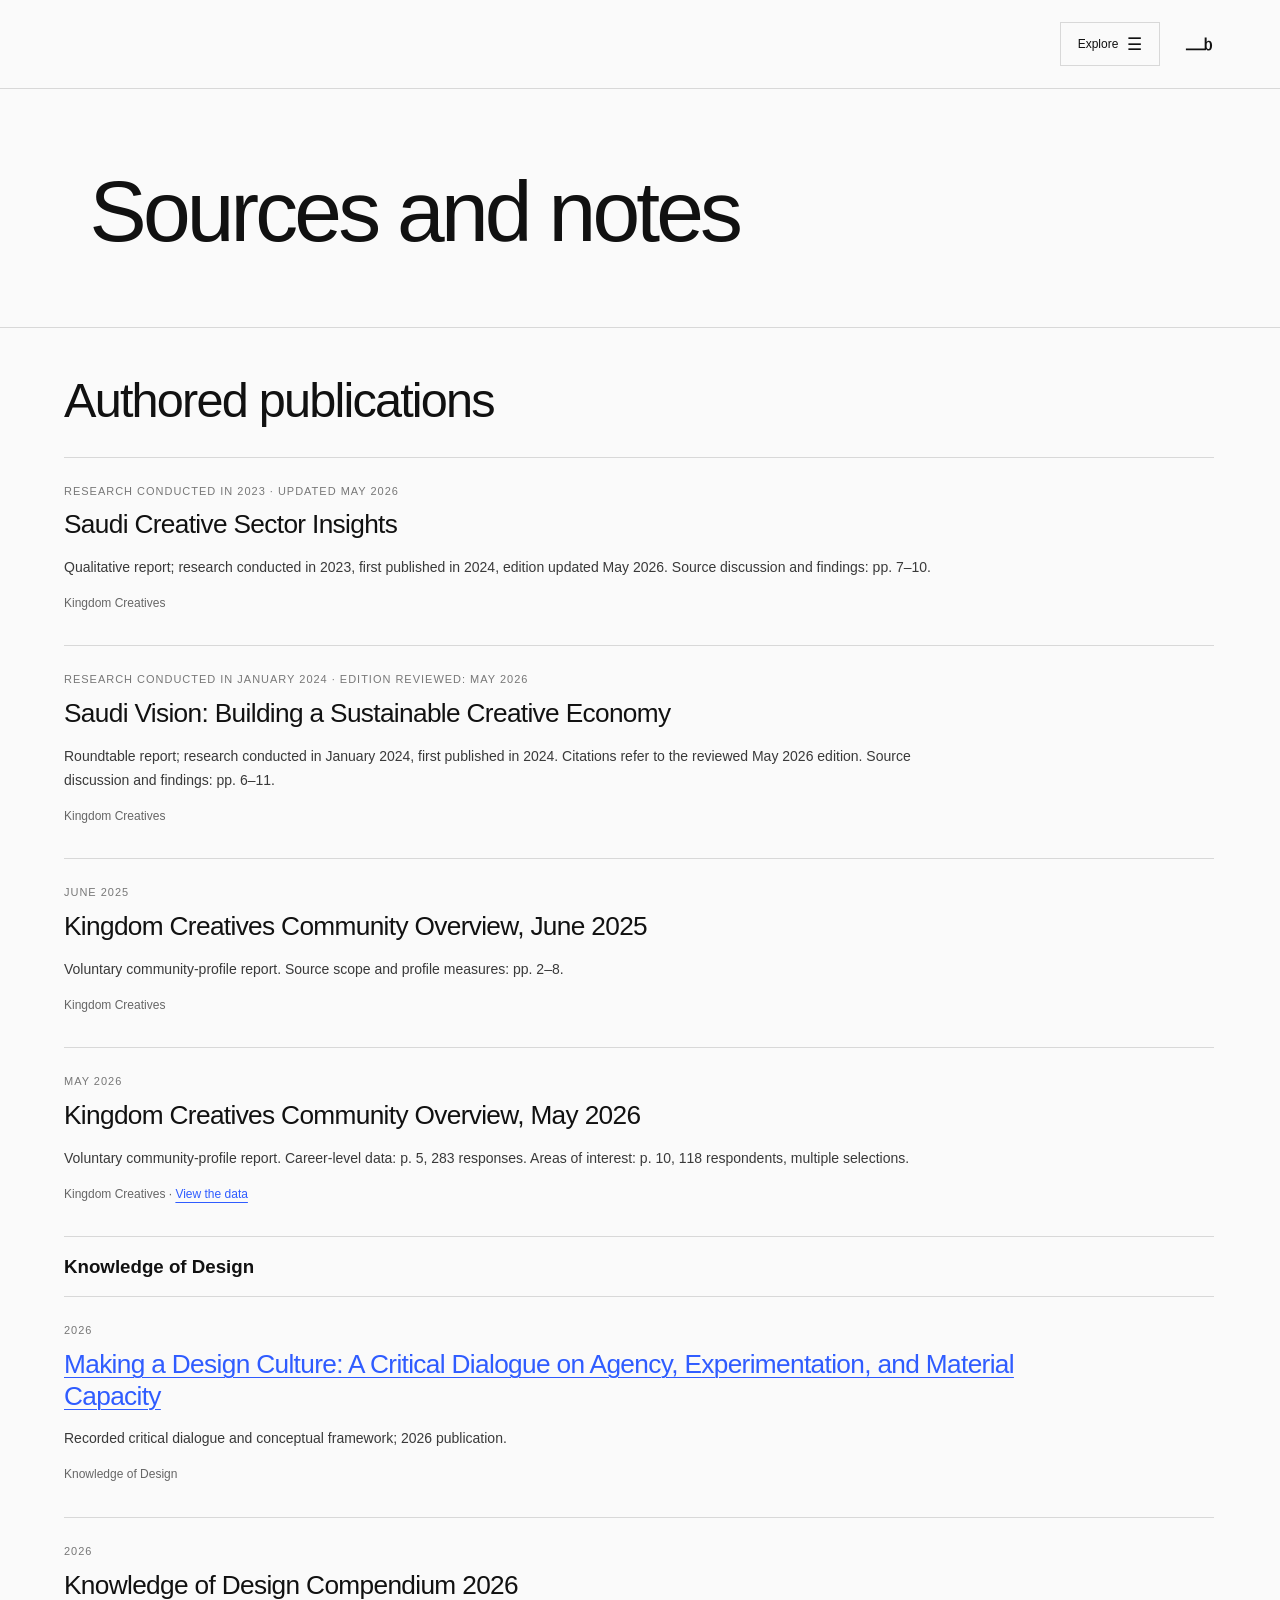
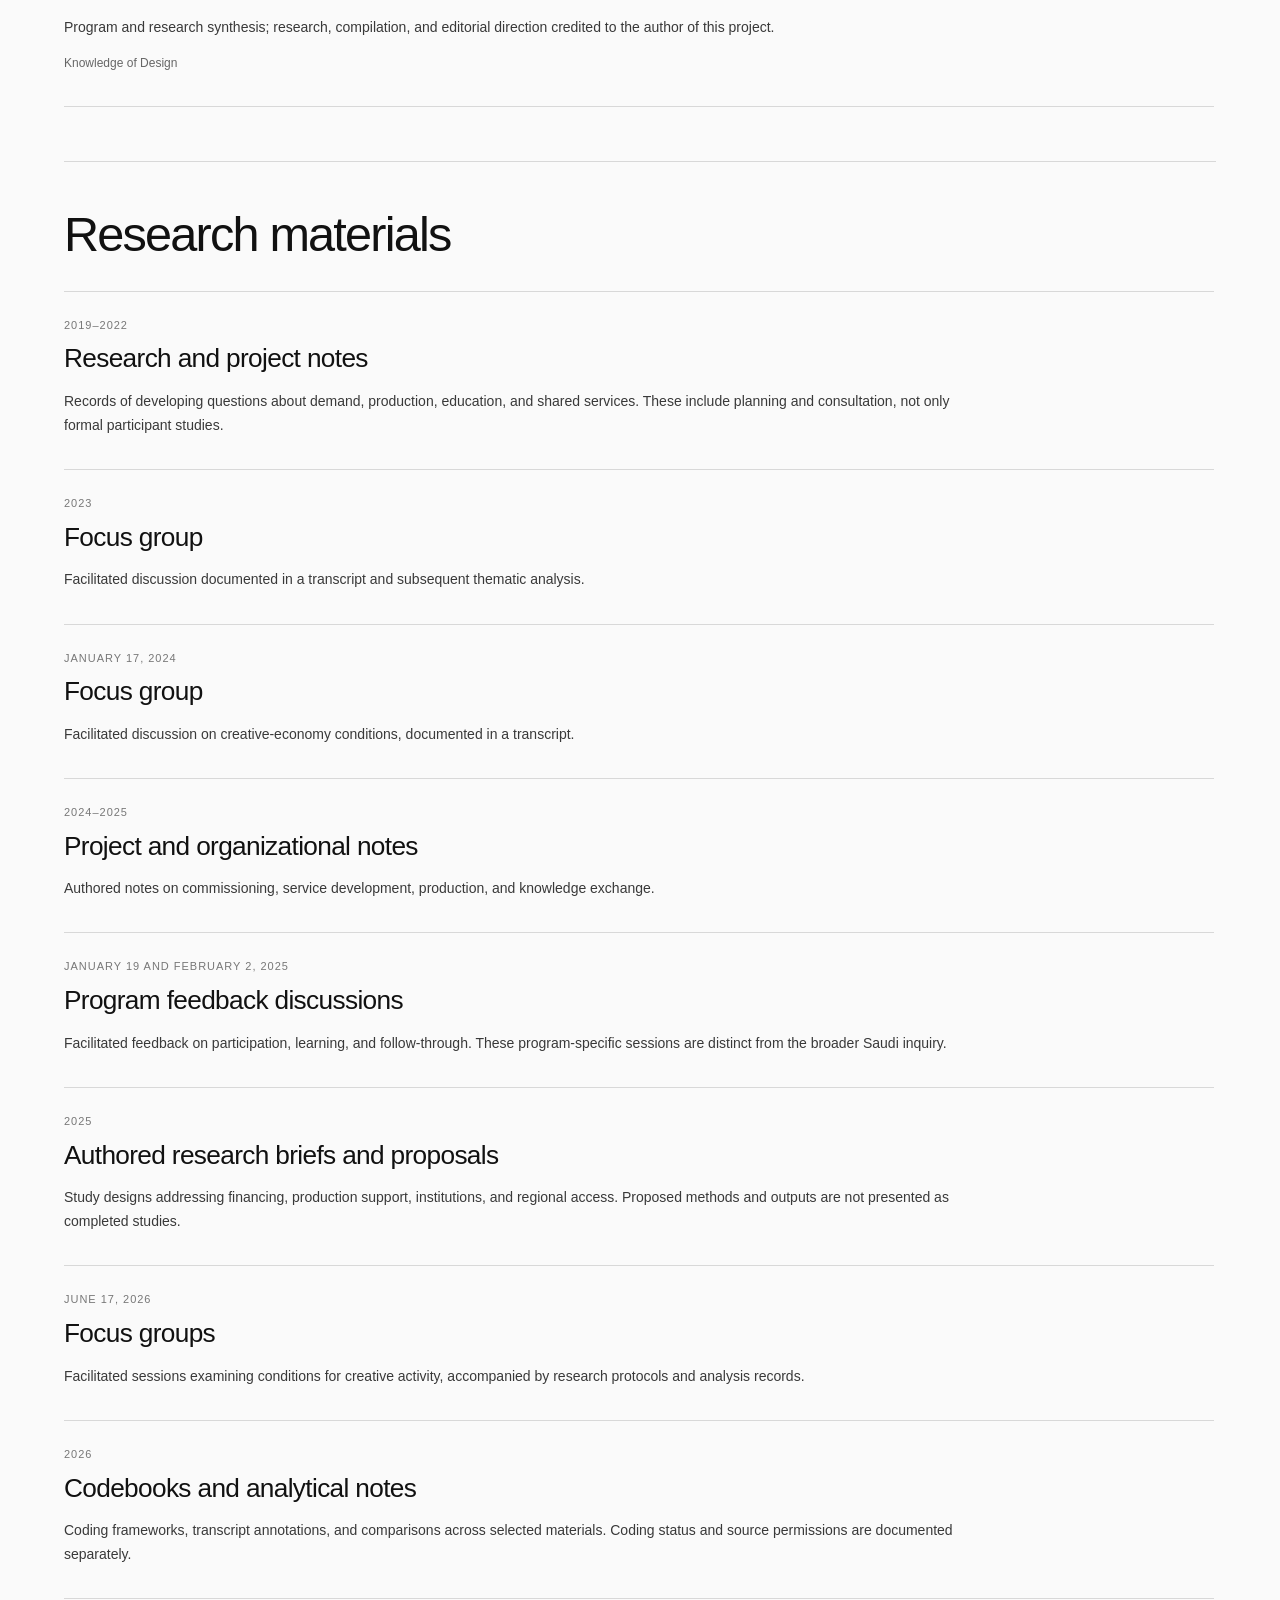
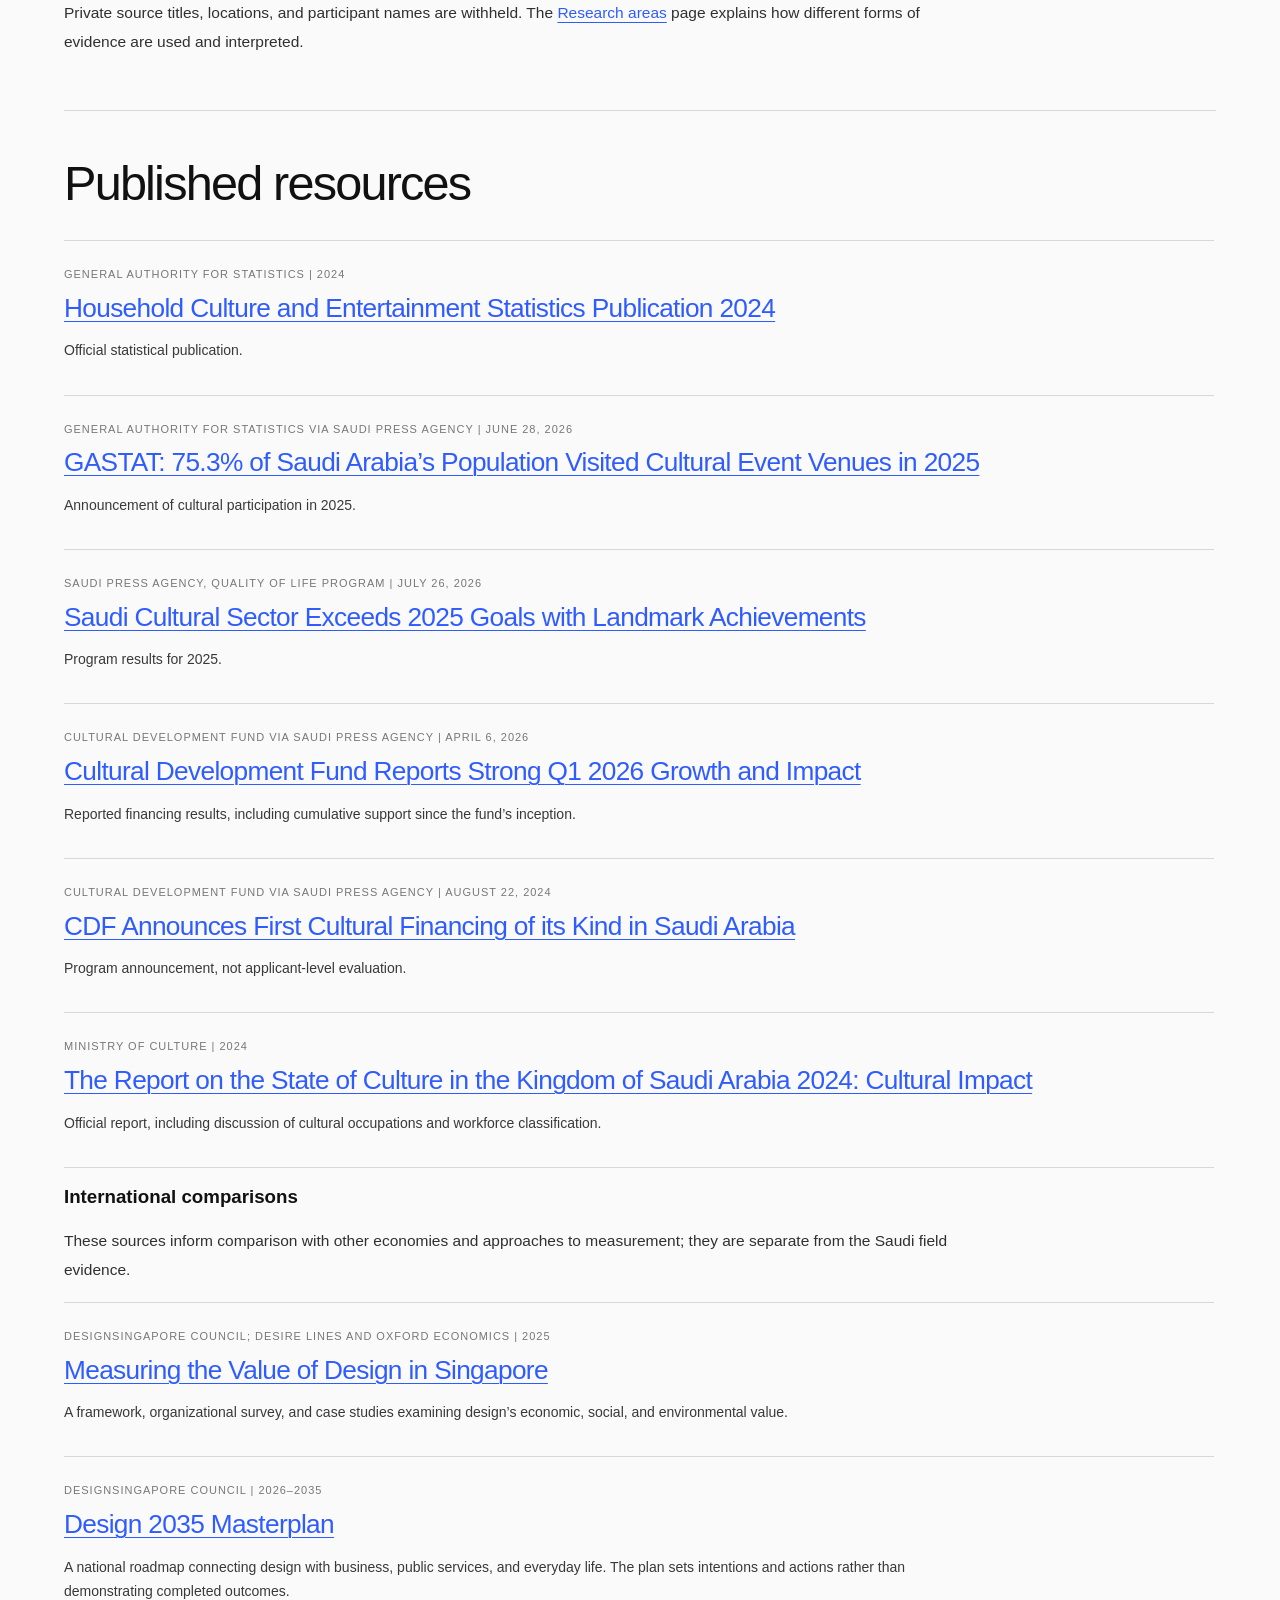
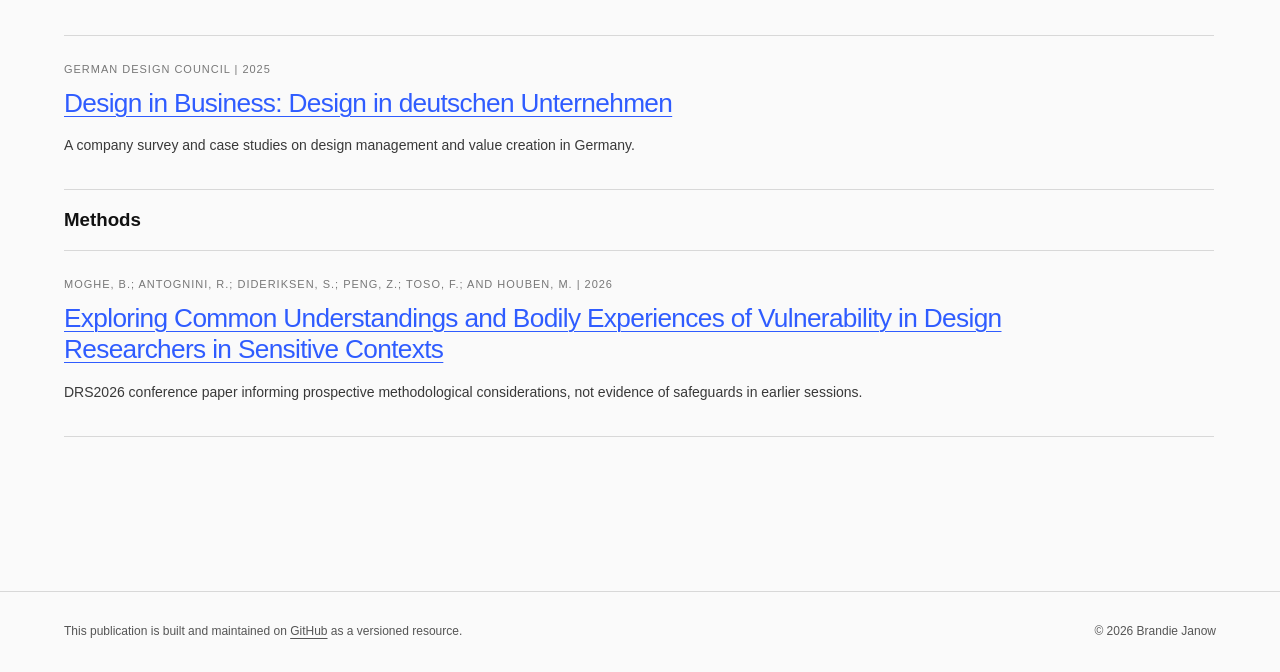
<file: sources.html>
<!doctype html><html lang="en"><head><meta charset="utf-8"><meta name="viewport" content="width=device-width, initial-scale=1"><meta name="theme-color" content="#fafafa"><meta name="description" content="Original research materials and published comparative sources for the study of Saudi Arabia’s creative economy."><link rel="canonical" href="https://brandiejanow.github.io/Saudi-creative-sector-research/sources.html"><link rel="icon" type="image/png" href="./assets/favicon.png"><title>Sources and notes | Saudi Arabia’s Creative Economy</title><link rel="stylesheet" href="./styles.css">
<meta property="og:type" content="website">
<meta property="og:title" content="Sources and notes | Saudi Arabia’s Creative Economy">
<meta property="og:description" content="Original research materials and published comparative sources for the study of Saudi Arabia’s creative economy.">
<meta property="og:url" content="https://brandiejanow.github.io/Saudi-creative-sector-research/sources.html">
<meta property="og:site_name" content="Saudi Arabia’s Creative Economy">
<meta property="og:image" content="https://brandiejanow.github.io/Saudi-creative-sector-research/assets/social-preview.png?v=20261030">
<meta property="og:image:secure_url" content="https://brandiejanow.github.io/Saudi-creative-sector-research/assets/social-preview.png?v=20261030">
<meta property="og:image:type" content="image/png">
<meta property="og:image:width" content="1200">
<meta property="og:image:height" content="630">
<meta property="og:image:alt" content="Saudi Arabia’s Creative Economy research cover">
<meta name="twitter:card" content="summary_large_image">
<meta name="twitter:title" content="Sources and notes | Saudi Arabia’s Creative Economy">
<meta name="twitter:description" content="Original research materials and published comparative sources for the study of Saudi Arabia’s creative economy.">
<meta name="twitter:image" content="https://brandiejanow.github.io/Saudi-creative-sector-research/assets/social-preview.png?v=20261030">
</head><body><a class="skip" href="#main">Skip to content</a><header id="top" class="site-nav"><nav class="desktop-nav" aria-label="Research sections"><a href="./index.html">Overview</a><a href="./research.html">Research</a><a href="./evidence.html">Data</a><a href="./signals.html">Future Signals</a></nav><details class="mobile-nav"><summary>Explore <span class="menu-symbol" aria-hidden="true">☰</span></summary><nav aria-label="Mobile sections"><a href="./index.html">Overview</a><a href="./research.html">Research</a><a href="./evidence.html">Data</a><a href="./signals.html">Future Signals</a></nav></details><a class="name" href="https://www.brandiejanow.com/" aria-label="Personal website"><img src="./assets/b-logo.svg" alt=""></a></header><main id="main" aria-labelledby="page-title"><section class="hero compact-hero journal-hero"><h1 id="page-title">Sources and notes</h1></section><div class="research-sections">
<section class="research-section" id="authored-publications"><h2>Authored publications</h2><div class="reference-list"><article class="reference-item" id="sector-insights"><div><p class="ref-author">Research conducted in 2023 · Updated May 2026</p><h3>Saudi Creative Sector Insights</h3><p>Qualitative report; research conducted in 2023, first published in 2024, edition updated May 2026. Source discussion and findings: pp. 7–10.</p><p class="caption-text">Kingdom Creatives</p></div></article>
<article class="reference-item" id="saudi-vision"><div><p class="ref-author">Research conducted in January 2024 · Edition reviewed: May 2026</p><h3>Saudi Vision: Building a Sustainable Creative Economy</h3><p>Roundtable report; research conducted in January 2024, first published in 2024. Citations refer to the reviewed May 2026 edition. Source discussion and findings: pp. 6–11.</p><p class="caption-text">Kingdom Creatives</p></div></article>
<article class="reference-item" id="community-2025"><div><p class="ref-author">June 2025</p><h3>Kingdom Creatives Community Overview, June 2025</h3><p>Voluntary community-profile report. Source scope and profile measures: pp. 2–8.</p><p class="caption-text">Kingdom Creatives</p></div></article>
<article class="reference-item" id="community-2026"><div><p class="ref-author">May 2026</p><h3>Kingdom Creatives Community Overview, May 2026</h3><p>Voluntary community-profile report. Career-level data: p. 5, 283 responses. Areas of interest: p. 10, 118 respondents, multiple selections.</p><p class="caption-text">Kingdom Creatives · <a href="./evidence.html#community-profiles">View the data</a></p></div></article></div><h3>Knowledge of Design</h3><div class="reference-list"><article class="reference-item" id="design-culture"><div><p class="ref-author">2026</p><h3><a href="https://brandiejanow.github.io/Knowledge-of-Design/making-a-design-culture.html">Making a Design Culture: A Critical Dialogue on Agency, Experimentation, and Material Capacity</a></h3><p>Recorded critical dialogue and conceptual framework; 2026 publication.</p><p class="caption-text">Knowledge of Design</p></div></article>
<article class="reference-item" id="kod-compendium"><div><p class="ref-author">2026</p><h3>Knowledge of Design Compendium 2026</h3><p>Program and research synthesis; research, compilation, and editorial direction credited to the author of this project.</p><p class="caption-text">Knowledge of Design</p></div></article></div></section>

<section class="research-section"><h2>Research materials</h2><div class="reference-list">
<article class="reference-item"><div><p class="ref-author">2019–2022</p><h3>Research and project notes</h3><p>Records of developing questions about demand, production, education, and shared services. These include planning and consultation, not only formal participant studies.</p></div></article>
<article class="reference-item"><div><p class="ref-author">2023</p><h3>Focus group</h3><p>Facilitated discussion documented in a transcript and subsequent thematic analysis.</p></div></article>
<article class="reference-item"><div><p class="ref-author">January 17, 2024</p><h3>Focus group</h3><p>Facilitated discussion on creative-economy conditions, documented in a transcript.</p></div></article>
<article class="reference-item"><div><p class="ref-author">2024–2025</p><h3>Project and organizational notes</h3><p>Authored notes on commissioning, service development, production, and knowledge exchange.</p></div></article>
<article class="reference-item"><div><p class="ref-author">January 19 and February 2, 2025</p><h3>Program feedback discussions</h3><p>Facilitated feedback on participation, learning, and follow-through. These program-specific sessions are distinct from the broader Saudi inquiry.</p></div></article>
<article class="reference-item"><div><p class="ref-author">2025</p><h3>Authored research briefs and proposals</h3><p>Study designs addressing financing, production support, institutions, and regional access. Proposed methods and outputs are not presented as completed studies.</p></div></article>
<article class="reference-item"><div><p class="ref-author">June 17, 2026</p><h3>Focus groups</h3><p>Facilitated sessions examining conditions for creative activity, accompanied by research protocols and analysis records.</p></div></article>
<article class="reference-item"><div><p class="ref-author">2026</p><h3>Codebooks and analytical notes</h3><p>Coding frameworks, transcript annotations, and comparisons across selected materials. Coding status and source permissions are documented separately.</p></div></article>
</div><p>Private source titles, locations, and participant names are withheld. The <a href="./research.html">Research areas</a> page explains how different forms of evidence are used and interpreted.</p></section>
<section class="research-section"><h2>Published resources</h2><div class="reference-list">
<article class="reference-item"><div><p class="ref-author">General Authority for Statistics | 2024</p><h3><a href="https://www.stats.gov.sa/en/statistics-tabs?category=127333&amp;periodicity=120156&amp;tab=436312">Household Culture and Entertainment Statistics Publication 2024</a></h3><p>Official statistical publication.</p></div></article>
<article class="reference-item"><div><p class="ref-author">General Authority for Statistics via Saudi Press Agency | June 28, 2026</p><h3><a href="https://www.spa.gov.sa/en/N2623352">GASTAT: 75.3% of Saudi Arabia’s Population Visited Cultural Event Venues in 2025</a></h3><p>Announcement of cultural participation in 2025.</p></div></article>
<article class="reference-item"><div><p class="ref-author">Saudi Press Agency, Quality of Life Program | July 26, 2026</p><h3><a href="https://www.spa.gov.sa/en/N2641724">Saudi Cultural Sector Exceeds 2025 Goals with Landmark Achievements</a></h3><p>Program results for 2025.</p></div></article>
<article class="reference-item"><div><p class="ref-author">Cultural Development Fund via Saudi Press Agency | April 6, 2026</p><h3><a href="https://www.spa.gov.sa/en/N2553881">Cultural Development Fund Reports Strong Q1 2026 Growth and Impact</a></h3><p>Reported financing results, including cumulative support since the fund’s inception.</p></div></article>
<article class="reference-item"><div><p class="ref-author">Cultural Development Fund via Saudi Press Agency | August 22, 2024</p><h3><a href="https://www.spa.gov.sa/N2159101">CDF Announces First Cultural Financing of its Kind in Saudi Arabia</a></h3><p>Program announcement, not applicant-level evaluation.</p></div></article>
<article class="reference-item"><div><p class="ref-author">Ministry of Culture | 2024</p><h3><a href="https://www.moc.gov.sa/-/media/Project/Ministries/Moc/Publications/The-report-on-the-state-of-culture-2024.pdf">The Report on the State of Culture in the Kingdom of Saudi Arabia 2024: Cultural Impact</a></h3><p>Official report, including discussion of cultural occupations and workforce classification.</p></div></article>
</div>
<h3>International comparisons</h3><p>These sources inform comparison with other economies and approaches to measurement; they are separate from the Saudi field evidence.</p><div class="reference-list">
<article class="reference-item"><div><p class="ref-author">DesignSingapore Council; Desire Lines and Oxford Economics | 2025</p><h3><a href="https://designsingapore.org/resources/measuring-the-value-of-design-in-singapore/">Measuring the Value of Design in Singapore</a></h3><p>A framework, organizational survey, and case studies examining design’s economic, social, and environmental value.</p></div></article>
<article class="reference-item"><div><p class="ref-author">DesignSingapore Council | 2026–2035</p><h3><a href="https://designsingapore.org/design2035masterplan/">Design 2035 Masterplan</a></h3><p>A national roadmap connecting design with business, public services, and everyday life. The plan sets intentions and actions rather than demonstrating completed outcomes.</p></div></article>
<article class="reference-item"><div><p class="ref-author">German Design Council | 2025</p><h3><a href="https://agd.de/wp-content/uploads/2025/12/GDC_Design-in-Business_2025_Digital_DEs.pdf">Design in Business: Design in deutschen Unternehmen</a></h3><p>A company survey and case studies on design management and value creation in Germany.</p></div></article>
</div>
<h3>Methods</h3><div class="reference-list">
<article class="reference-item"><div><p class="ref-author">Moghe, B.; Antognini, R.; Dideriksen, S.; Peng, Z.; Toso, F.; and Houben, M. | 2026</p><h3><a href="https://doi.org/10.21606/drs.2026.1844">Exploring Common Understandings and Bodily Experiences of Vulnerability in Design Researchers in Sensitive Contexts</a></h3><p>DRS2026 conference paper informing prospective methodological considerations, not evidence of safeguards in earlier sessions.</p></div></article>
</div></section></div></main><footer class="research-footer"><p>This publication is built and maintained on <a href="https://github.com/brandiejanow/Saudi-creative-sector-research">GitHub</a> as a versioned resource.</p><p>© 2026 Brandie Janow</p></footer></body></html>
</file>
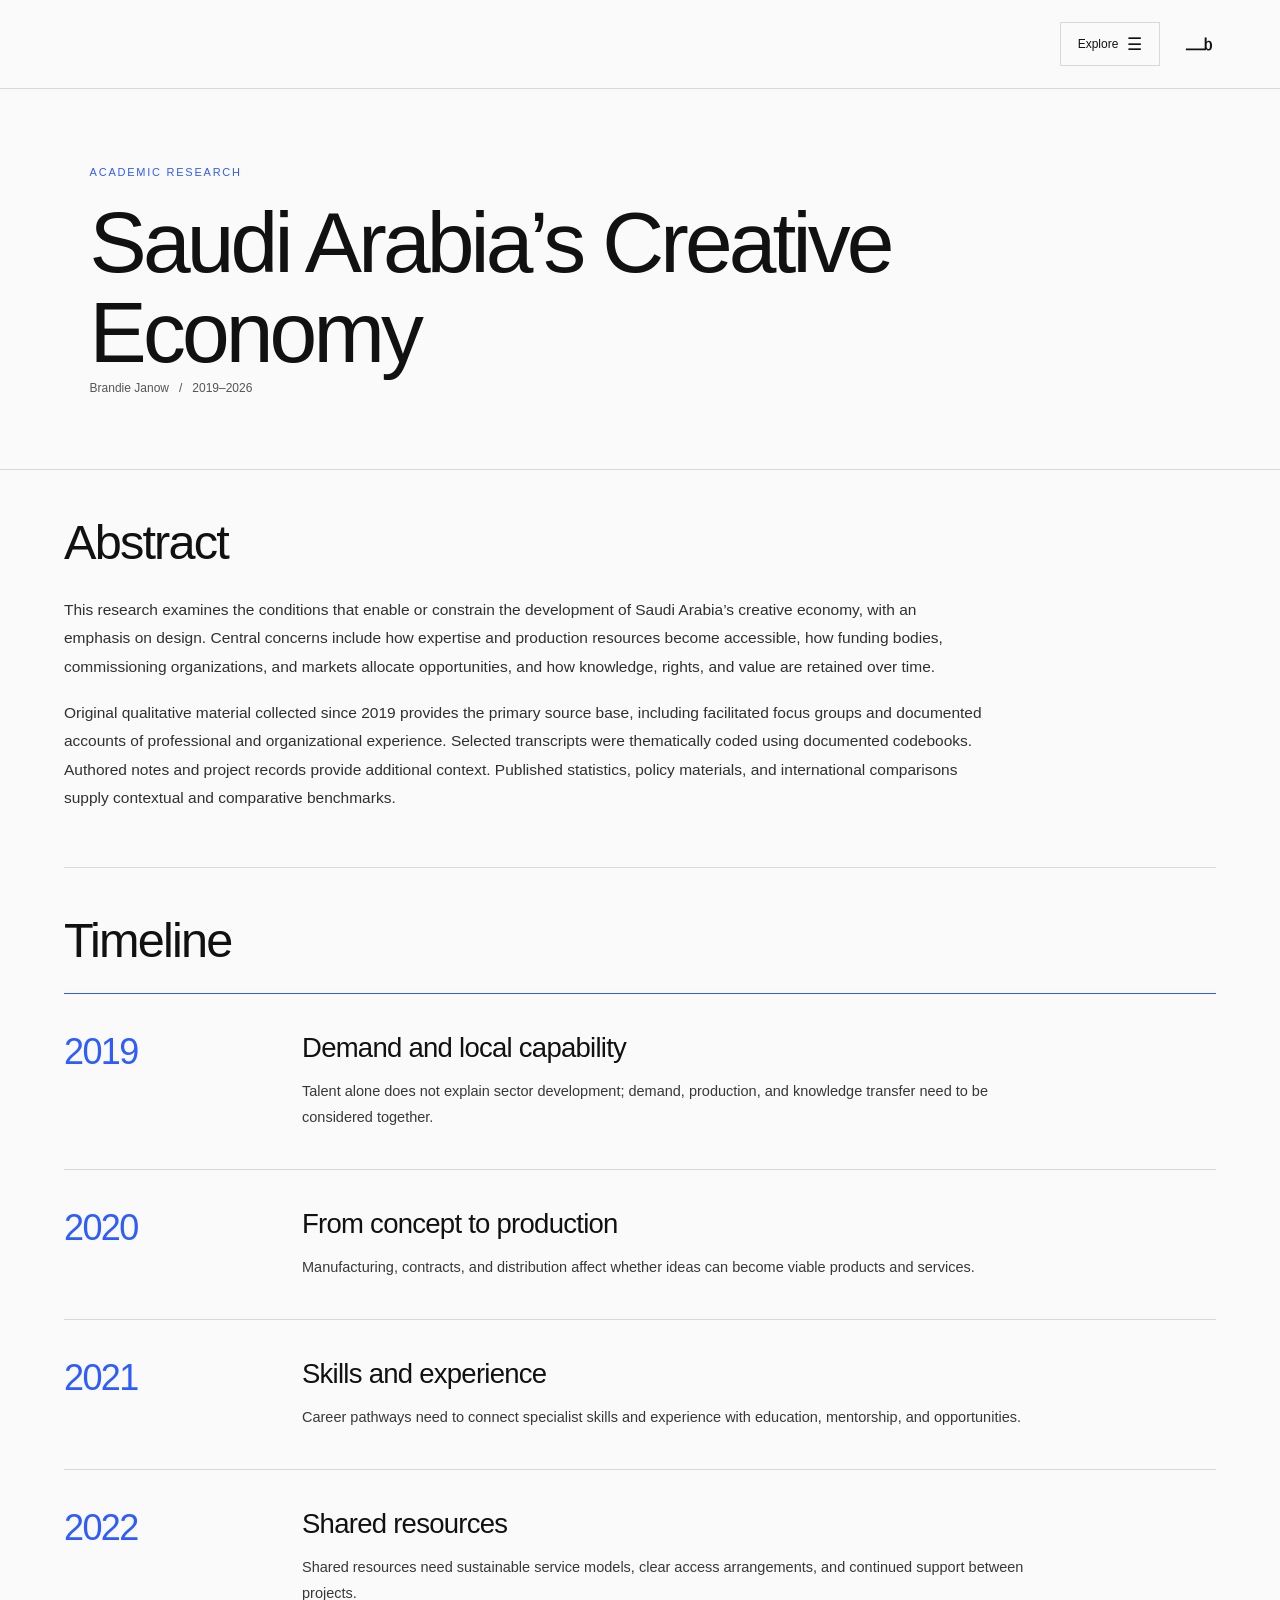
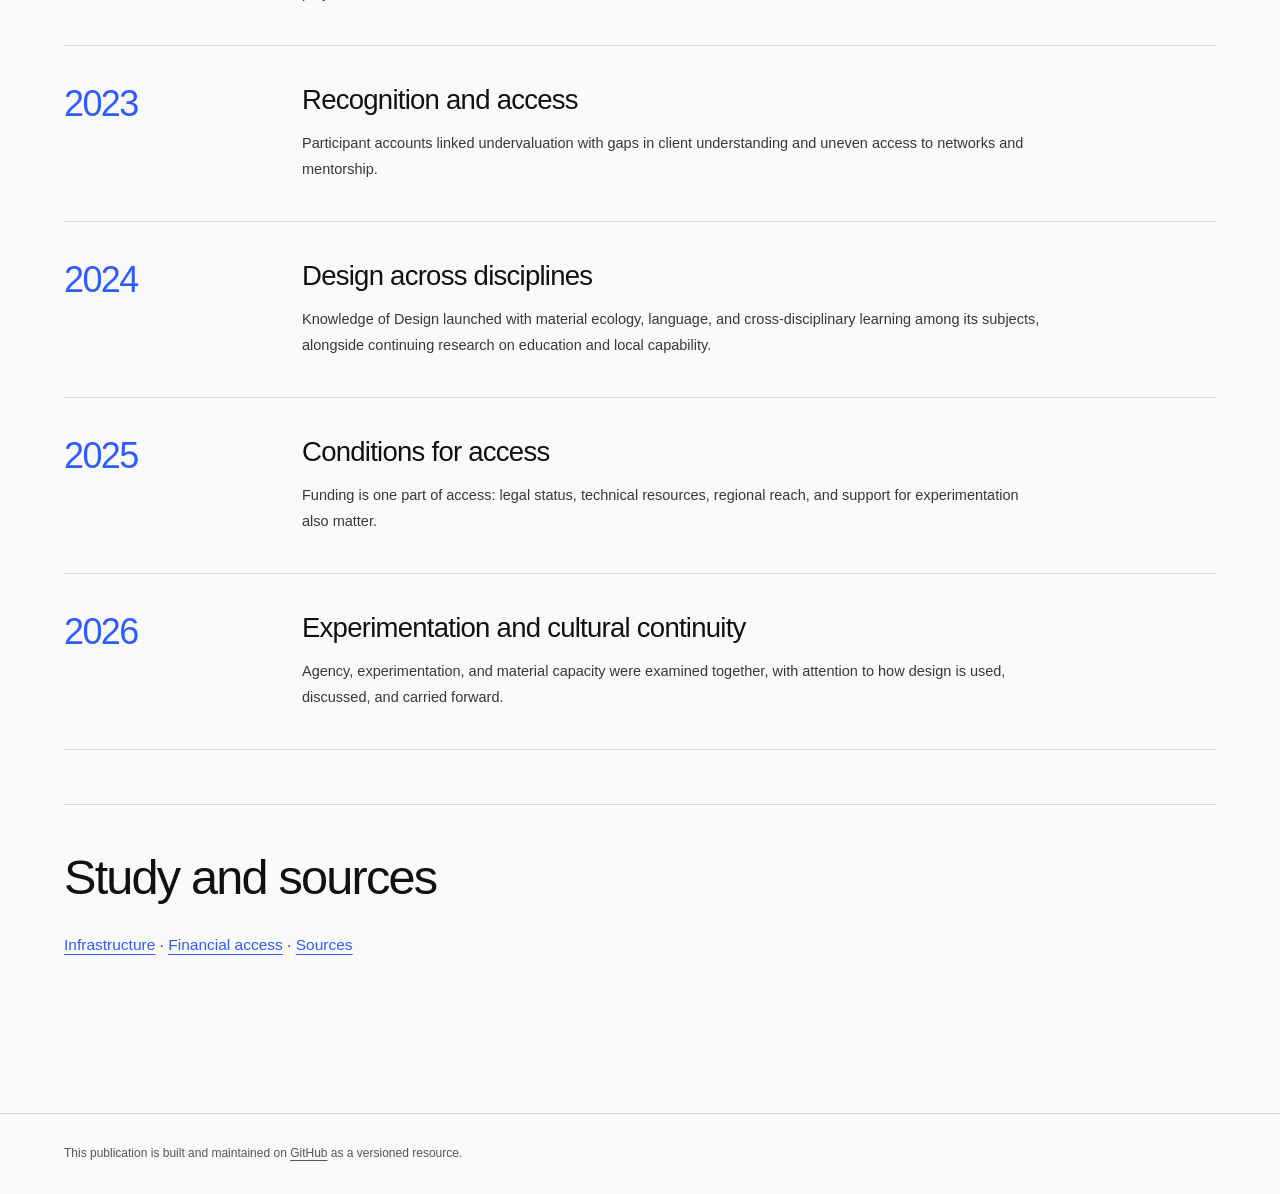
<file: timeline.html>
<!doctype html>
<html lang="en"><head><meta charset="utf-8"><meta name="viewport" content="width=device-width, initial-scale=1"><meta http-equiv="refresh" content="0; url=./index.html#research-history-heading"><link rel="canonical" href="https://brandiejanow.github.io/Saudi-creative-sector-research/#research-history-heading"><title>Timeline | Saudi Arabia’s Creative Economy</title>
<meta property="og:type" content="website">
<meta property="og:title" content="Timeline | Saudi Arabia’s Creative Economy">
<meta property="og:description" content="Independent research on Saudi Arabia’s creative economy, its institutions, production, finance, and professional conditions.">
<meta property="og:url" content="https://brandiejanow.github.io/Saudi-creative-sector-research/#research-history-heading">
<meta property="og:site_name" content="Saudi Arabia’s Creative Economy">
<meta property="og:image" content="https://brandiejanow.github.io/Saudi-creative-sector-research/assets/social-preview.png?v=20261030">
<meta property="og:image:secure_url" content="https://brandiejanow.github.io/Saudi-creative-sector-research/assets/social-preview.png?v=20261030">
<meta property="og:image:type" content="image/png">
<meta property="og:image:width" content="1200">
<meta property="og:image:height" content="630">
<meta property="og:image:alt" content="Saudi Arabia’s Creative Economy research cover">
<meta name="twitter:card" content="summary_large_image">
<meta name="twitter:title" content="Timeline | Saudi Arabia’s Creative Economy">
<meta name="twitter:description" content="Independent research on Saudi Arabia’s creative economy, its institutions, production, finance, and professional conditions.">
<meta name="twitter:image" content="https://brandiejanow.github.io/Saudi-creative-sector-research/assets/social-preview.png?v=20261030">
</head><body><p>The timeline is now on the <a href="./index.html#research-history-heading">overview page</a>.</p></body></html>
</file>
<file: styles.css>
:root{--ink:#111;--muted:#6f6f6f;--line:#d8d8d8;--paper:#fafafa;--soft:#f6f6f4}
*{box-sizing:border-box}html{scroll-behavior:smooth}body{margin:0;background:var(--paper);color:var(--ink);font-family:"Helvetica Neue",Helvetica,Arial,sans-serif;-webkit-font-smoothing:antialiased}
a{color:inherit}.site-nav{min-height:82px;display:flex;align-items:center;justify-content:space-between;gap:28px;padding:22px clamp(22px,5vw,74px);border-bottom:1px solid var(--line)}
.name{text-decoration:none;display:inline-flex;align-items:center;margin-left:auto;flex:0 0 auto}.name img{width:34px;height:34px;display:block;object-fit:contain}.site-nav nav{display:flex;gap:28px;flex-wrap:wrap;justify-content:flex-end}.site-nav nav a{text-decoration:none;font-size:12px;color:#333}.site-nav nav a:hover{text-decoration:underline;text-underline-offset:4px}
main{max-width:1600px;margin:0 auto}.hero{padding:clamp(66px,9vw,142px) clamp(22px,7vw,108px) clamp(60px,8vw,112px);border-bottom:1px solid var(--line)}
.eyebrow{margin:0 0 28px;font-size:11px;text-transform:uppercase;letter-spacing:.18em}.hero h1{margin:0;max-width:1100px;font-weight:400;font-size:clamp(58px,9vw,138px);line-height:1.02;letter-spacing:0}
.reservoir-word{letter-spacing:.025em;font-kerning:none}.intro{max-width:780px;margin:44px 0 28px;font-size:clamp(20px,2.2vw,30px);line-height:1.28;letter-spacing:-.025em}.meta{margin:0;color:var(--muted);font-size:12px}
.directory{padding:34px clamp(22px,5vw,74px) 100px}.toolbar{display:grid;grid-template-columns:1.7fr repeat(3,1fr);gap:18px;padding:8px 0 28px;border-bottom:1px solid var(--ink)}
.toolbar label{display:flex;flex-direction:column;gap:10px}.toolbar label>span{font-size:10px;text-transform:uppercase;letter-spacing:.14em;color:var(--muted)}
input,select{width:100%;min-height:44px;border:0;border-bottom:1px solid var(--line);border-radius:0;background:transparent;padding:0 2px;font:inherit;font-size:14px;color:var(--ink);outline:none}
input:focus,select:focus{border-bottom-color:var(--ink)}.directory-head{display:flex;justify-content:space-between;align-items:center;padding:18px 0;color:var(--muted);font-size:11px;text-transform:uppercase;letter-spacing:.09em}
#clear{border:0;background:none;padding:0;font:inherit;font-size:11px;text-transform:uppercase;letter-spacing:.09em;color:var(--ink);cursor:pointer}
.resource-list{border-top:1px solid var(--line)}.resource{display:grid;grid-template-columns:minmax(190px,1fr) minmax(300px,1.8fr) minmax(180px,.9fr) 48px;gap:34px;align-items:start;padding:26px 0;border-bottom:1px solid var(--line)}
.resource h2{margin:0;font-weight:400;font-size:clamp(23px,2.2vw,34px);line-height:1.02;letter-spacing:-.04em}.description{margin:0;color:#393939;font-size:14px;line-height:1.55;max-width:720px}
.taxonomy{display:flex;flex-direction:column;gap:7px;font-size:11px;line-height:1.45;color:var(--muted)}.taxonomy strong{font-weight:400;color:var(--ink)}.visit{text-decoration:none;font-size:22px;line-height:1}.visit:hover{opacity:.45}
.empty{padding:70px 0;color:var(--muted)}.note{padding:48px clamp(22px,5vw,74px) 78px;border-top:1px solid var(--line)}.note p{max-width:820px;margin:0;font-size:14px;line-height:1.55;color:#3c3c3c}.note a{text-underline-offset:3px}
footer{display:flex;justify-content:space-between;gap:20px;padding:28px clamp(22px,5vw,74px);border-top:1px solid var(--line);font-size:11px;color:var(--muted)}footer a{text-underline-offset:3px}
body.embed .site-nav,body.embed footer{display:none}body.embed .hero{padding-top:42px}
@media(max-width:1050px){.toolbar{grid-template-columns:1fr 1fr}.resource{grid-template-columns:1fr 1.8fr 42px}.taxonomy{grid-column:1/3;flex-direction:row;flex-wrap:wrap;gap:6px 18px}.visit{grid-column:3;grid-row:1}}
@media(max-width:700px){.site-nav{align-items:center}.site-nav .desktop-nav{display:none}.hero h1{font-size:clamp(54px,18vw,84px);line-height:1.02}.toolbar{grid-template-columns:1fr}.resource{grid-template-columns:1fr 40px;gap:16px 18px}.resource h2{grid-column:1}.description{grid-column:1/3}.taxonomy{grid-column:1/3}.visit{grid-column:2;grid-row:1}.note{padding-bottom:56px}footer{flex-direction:column}}

.quick-links{display:flex;flex-wrap:wrap;gap:12px 28px;margin:25px 0 0;font-size:13px}.quick-links a{text-underline-offset:4px}


/* Consistent, accessible way back to the main index on every device. */
.site-home{font-size:13px;letter-spacing:-.015em;font-weight:600;text-decoration:none;white-space:nowrap;flex:0 0 auto}
.site-home:hover{text-decoration:underline;text-underline-offset:5px}
.desktop-nav{justify-content:center!important;gap:clamp(12px,1.9vw,28px)!important}
.mobile-nav{display:none;position:relative}
.mobile-nav summary{list-style:none;cursor:pointer;display:flex;align-items:center;justify-content:center;gap:9px;min-height:44px;min-width:100px;padding:0 10px;border:1px solid var(--line);font-size:12px}
.mobile-nav summary::-webkit-details-marker{display:none}
.mobile-nav summary:focus-visible,.site-home:focus-visible,.mobile-nav nav a:focus-visible{outline:2px solid var(--ink);outline-offset:3px}
.mobile-nav .menu-symbol{font-size:17px;font-weight:400;line-height:1}
.mobile-nav nav{position:absolute;right:0;top:calc(100% + 8px);z-index:30;width:min(280px,calc(100vw - 32px));display:flex!important;flex-direction:column;gap:0!important;flex-wrap:nowrap;align-items:stretch;justify-content:flex-start;background:var(--paper);border:1px solid var(--line);box-shadow:0 10px 20px rgba(0,0,0,.08)}
.mobile-nav nav a{padding:15px 19px;font-size:14px!important;min-height:48px;border-bottom:1px solid var(--line);text-decoration:none}
.mobile-nav nav a:last-child{border-bottom:0}
.mobile-nav nav a:hover,.mobile-nav nav a.active{background:var(--soft)}
@media(max-width:950px){
 .site-nav{padding:13px clamp(15px,4vw,30px);min-height:66px;gap:13px}
 .site-nav .desktop-nav{display:none}
 .mobile-nav{display:block;margin-left:auto}
 .name{margin-left:0}
 .name img{width:29px;height:29px}
}
@media(max-width:700px){
 .site-nav{align-items:center;flex-wrap:nowrap}
 .site-home{font-size:13px}
 .mobile-nav summary{min-width:89px}
 .hero{padding-top:clamp(43px,8vw,60px);padding-bottom:clamp(46px,8vw,75px)}
 body.embed .site-nav{display:flex}
 body.embed .hero{padding-top:46px}
}

/* Short directory pages keep the main index easy to browse. */
.pagination{display:flex;justify-content:space-between;align-items:center;gap:24px;padding:26px 0 0;font-size:13px}
.pagination[hidden]{display:none}
.pagination button{border:1px solid var(--ink);background:transparent;color:var(--ink);padding:11px 19px;cursor:pointer;font:inherit}
.pagination button:hover:not(:disabled){background:var(--ink);color:var(--paper)}
.pagination button:disabled{opacity:.26;cursor:default}
.pagination span{color:var(--muted)}
@media(max-width:700px){.pagination{gap:10px}.pagination button{padding:10px 13px}}

/* Consistent institutional footer across the Reservoir collections. */
.reservoir-footer{display:flex;justify-content:space-between;align-items:flex-start;flex-wrap:wrap;gap:20px 40px;padding:28px clamp(22px,5vw,74px);border-top:1px solid var(--line);font-size:12px;color:#444}
.reservoir-footer p{max-width:850px;margin:0;line-height:1.65}
.reservoir-footer nav{display:flex;align-items:center;flex-wrap:wrap;gap:14px 25px;margin-left:auto}
.reservoir-footer a{text-underline-offset:4px}
.reservoir-footer .back-to-top{font-weight:500;white-space:nowrap}
@media(max-width:700px){.reservoir-footer nav{margin-left:0}}

/* Compact discovery entrance and directory search. */
.compact-hero{padding-top:clamp(29px,3.9vw,59px);padding-bottom:24px}
.compact-hero .eyebrow{margin-bottom:16px}
.compact-hero h1{font-size:clamp(49px,6.3vw,98px);line-height:1.05}
.compact-hero .intro{max-width:920px;margin:17px 0 13px;font-size:clamp(17px,1.85vw,24px);line-height:1.42}
.index-counts{font-size:12px;color:#4b4b4b;line-height:1.65}
.index-counts>span[aria-hidden]{padding:0 6px}
.collection-origin{margin:6px 0 0;font-size:11px;letter-spacing:.015em;color:#666}
.collection-origin>span{padding:0 6px}
.search-section{padding:27px clamp(22px,5vw,74px) 25px;border-bottom:1px solid var(--line);max-width:1600px;margin:0 auto}
.search-intro{display:flex;align-items:baseline;justify-content:space-between;gap:10px 20px;margin-bottom:14px}
.search-intro h2{font-size:clamp(20px,2.1vw,29px);letter-spacing:-.025em;font-weight:400;margin:0}
.search-intro p{margin:0;color:#595959;font-size:12px;line-height:1.5}
.search-section .toolbar{padding:0}
.directory{padding-top:13px}
@media(max-width:820px){.search-intro{display:block}.search-intro p{margin-top:7px}.search-section .toolbar{grid-template-columns:repeat(2,minmax(0,1fr))}}
@media(max-width:600px){.compact-hero{padding:24px 22px 21px}.compact-hero h1{font-size:clamp(46px,10vw,73px)}.compact-hero .intro{font-size:17px}.search-section{padding:25px 22px}.search-section .toolbar{grid-template-columns:1fr}}

/* KoD keeps the same directory row styling; only its title color differs. */
.resource h2.kod-title{color:#304c90}

/* Clear primary navigation through paginated directory results. */
.pagination #nextPage{background:#304c90;color:#fff;border-color:#304c90;font-weight:600;min-width:138px;box-shadow:0 2px 6px rgba(0,0,0,.12)}
.pagination #nextPage:hover:not(:disabled){background:#1c3268;border-color:#1c3268;color:#fff}
.pagination #nextPage:focus-visible{outline:3px solid #304c90;outline-offset:3px}
.pagination #nextPage:disabled{background:#e7e7e7;border-color:#d0d0d0;color:#6f6f6f;box-shadow:none;opacity:1}


/* Saudi Creative Sector Research. Editorial extension of the Design Reservoir design system. */
.site-nav .desktop-nav a[aria-current="page"]{text-decoration:underline;text-underline-offset:6px}
.mobile-nav nav a[aria-current="page"]{font-weight:600}
.compact-hero{padding-bottom:clamp(40px,5vw,66px)}
.compact-hero .intro{max-width:890px;font-size:clamp(20px,2.1vw,29px);margin:31px 0 27px;line-height:1.35}
.compact-hero h1{max-width:1150px;font-size:clamp(52px,7.7vw,119px);line-height:1.025;letter-spacing:-.045em}
.eyebrow{letter-spacing:.14em}
.research-meta{font-size:12px;line-height:1.7;color:#555;margin:0}
.research-sections{padding:0 clamp(22px,5vw,74px) 92px}
.research-section{padding:44px 0 46px;border-bottom:1px solid var(--line)}
.research-section:last-child{border-bottom:0}
.section-kicker{margin:0 0 18px;font-size:11px;color:#666;letter-spacing:.14em;text-transform:uppercase}
.research-section h2{font-weight:400;font-size:clamp(29px,3.6vw,55px);line-height:1.1;letter-spacing:-.038em;max-width:950px;margin:0 0 21px}
.research-section>p:not(.section-kicker){max-width:900px;font-size:16px;line-height:1.75;color:#343434;margin:0 0 17px}
.research-section>p:last-child{margin-bottom:0}
.entry-list{border-top:1px solid var(--line);margin-top:30px}
.entry{display:grid;grid-template-columns:52px minmax(220px,.75fr) minmax(280px,1.4fr) 24px;gap:20px;align-items:start;border-bottom:1px solid var(--line);padding:23px 0}
.entry-index{font-size:11px;color:#777;padding-top:5px}
.entry-title{font-weight:400;font-size:clamp(19px,2vw,27px);letter-spacing:-.025em;line-height:1.2;margin:0}
.entry-summary{font-size:14px;line-height:1.65;color:#444;margin:0}
.entry-link{font-size:18px;line-height:1.25;text-decoration:none}
.entry a:not(.entry-link){text-decoration:underline;text-underline-offset:4px}
.status-text{color:#777;font-size:12px;line-height:1.5;margin-top:5px}
.two-column{display:grid;grid-template-columns:minmax(200px,.7fr) minmax(300px,1.3fr);gap:20px 45px}
.two-column p{line-height:1.75;margin:0 0 17px;color:#333;font-size:15px}
.plain-anchor{text-decoration:underline;text-underline-offset:5px}
.year{font-size:clamp(34px,4.5vw,60px);line-height:1;font-weight:400;letter-spacing:-.035em}
.research-footer{display:flex;justify-content:space-between;align-items:flex-start;gap:18px 30px;flex-wrap:wrap}
.research-footer nav{display:flex;gap:14px 24px;flex-wrap:wrap}
.research-footer p{max-width:890px;margin:0;line-height:1.6}
.content-label{display:inline-block;font-size:11px;text-transform:uppercase;letter-spacing:.13em;color:#555;margin-top:7px}
@media(max-width:800px){.entry{grid-template-columns:38px 1fr 22px;gap:13px}.entry-title{grid-column:2}.entry-summary{grid-column:2/4}.entry-link{grid-column:3;grid-row:1}.two-column{grid-template-columns:1fr}}
@media(max-width:600px){.compact-hero h1{font-size:clamp(42px,11vw,68px);letter-spacing:-.04em}.compact-hero .intro{font-size:19px}.research-sections{padding-bottom:45px}.research-section{padding:31px 0 34px}.research-section h2{font-size:clamp(28px,8vw,42px)}.entry{padding:20px 0}}

/* Keep research index titles at the same modest scale as Design Reservoir rows. */
.entry .entry-title{font-weight:400;font-size:clamp(19px,2vw,27px);letter-spacing:-.025em;line-height:1.2;margin:0}


/* Academic publication layout. The original Design Reservoir visual system remains the base. */
.skip{position:absolute;left:-9999px;top:5px;z-index:1000;background:#111;color:#fff;padding:12px 18px}
.skip:focus{left:10px}
.site-nav{gap:22px}
.site-nav .desktop-nav{align-items:center;gap:clamp(11px,1.5vw,22px)!important}
.site-nav .desktop-nav a{white-space:nowrap}
.site-nav nav a[aria-current="page"]{text-decoration:underline;text-underline-offset:6px}
.site-nav .site-home{max-width:265px;line-height:1.25;white-space:normal}
.site-nav a:focus-visible,.plain-anchor:focus-visible,.entry a:focus-visible{outline:2px solid var(--ink);outline-offset:5px}
.journal-hero{padding:clamp(45px,6vw,91px) clamp(22px,7vw,108px) clamp(40px,5.5vw,75px)}
.journal-hero .eyebrow{font-size:11px;letter-spacing:.16em;margin-bottom:19px}
.journal-hero h1{max-width:1250px;font-size:clamp(49px,6.7vw,100px);font-weight:400;letter-spacing:-.045em;line-height:1.055}
.journal-hero .intro{margin:24px 0 30px;font-size:clamp(20px,2.05vw,28px);line-height:1.4;max-width:890px}
.research-meta{font-size:12px;color:#555;line-height:1.75;margin:0}
.research-sections{padding:0 clamp(22px,5vw,74px) 100px;max-width:1600px;margin:0 auto}
.research-section{padding:45px 0 54px;border-bottom:1px solid var(--line)}
.research-section:last-child{border-bottom:0}
.research-section h2{max-width:1000px;font-weight:400;font-size:clamp(31px,3.8vw,52px);letter-spacing:-.037em;line-height:1.15;margin:0 0 28px}
.research-section>p:not(.section-kicker),.research-section>.section-opening~p{font-size:15.5px;line-height:1.83;color:#303030;max-width:920px;margin:0 0 18px}
.research-section>p:last-child{margin-bottom:0}
.section-opening{margin-bottom:25px}.section-opening h2{margin-bottom:0}
.section-kicker{font-size:11px;letter-spacing:.13em;text-transform:uppercase;color:#666;margin:0 0 20px}
.research-section a:not(.entry-link){text-decoration-thickness:1px;text-underline-offset:4px}
.journal-abstract{max-width:1200px}
.document-label{font-size:11px;text-transform:uppercase;color:#666;letter-spacing:.12em;margin-bottom:22px}
.research-quote{max-width:940px;margin:38px 0 38px;padding:12px 0 14px 32px;border-left:2px solid #111}
.research-quote p{font-size:clamp(23px,2.9vw,38px);line-height:1.32;font-weight:400;letter-spacing:-.026em;margin:0 0 14px}
.research-quote cite{display:block;font-style:normal;font-size:12px;line-height:1.6;color:#666}
.meta-grid{border-top:1px solid var(--line);margin:32px 0 4px;max-width:1050px}
.meta-grid>div{display:grid;grid-template-columns:minmax(160px,.48fr) minmax(250px,1fr);gap:15px;padding:14px 0;border-bottom:1px solid var(--line)}
.meta-grid dt{font-size:11px;text-transform:uppercase;letter-spacing:.1em;color:#666}
.meta-grid dd{margin:0;font-size:14px;line-height:1.6}
.entry-list{margin-top:12px;border-top:1px solid var(--line)}
.entry{grid-template-columns:50px minmax(240px,.8fr) minmax(290px,1.2fr) 24px;gap:28px;padding:28px 0}
.entry .entry-title{font-weight:400;margin:0;font-size:clamp(20px,2.15vw,29px);letter-spacing:-.03em;line-height:1.25}
.entry .entry-title a{text-decoration:none}
.entry .entry-title a:hover{text-decoration:underline;text-underline-offset:5px}
.entry-summary{margin:0;font-size:14px;line-height:1.65;color:#333}
.entry-index,.chapter-number,.ref-id{font-size:11px;letter-spacing:.06em;color:#777;padding-top:7px}
.entry-link{color:#111;text-decoration:none;font-size:21px}
.status-text{display:block;font-size:12px;color:#777;line-height:1.65;margin:6px 0 0}
.stat-row{display:grid;grid-template-columns:repeat(3,minmax(0,1fr));gap:0;margin:30px 0 15px;border-top:1px solid var(--line);border-bottom:1px solid var(--line)}
.stat-item{padding:28px 25px 28px 0}
.stat-item+.stat-item{border-left:1px solid var(--line);padding-left:26px}
.stat-item strong{display:block;font-size:clamp(30px,4vw,54px);font-weight:400;letter-spacing:-.05em;line-height:1.05;margin-bottom:12px}
.stat-item span{font-size:13px;color:#454545;line-height:1.65;display:block}
.caption-text{font-size:12px!important;color:#666!important;line-height:1.7!important;max-width:1000px;margin-top:14px!important}
.source-ref{font-size:12px}
.chapter-row{display:grid;grid-template-columns:58px 1fr;gap:25px;align-items:start;padding:24px 0;border-bottom:1px solid var(--line);max-width:1120px}
.chapter-row:last-child{border-bottom:0}
.chapter-row h3,.timeline-row h3,.signal-record h3,.reference-item h3{font-size:clamp(21px,2.05vw,29px);line-height:1.2;letter-spacing:-.025em;font-weight:400;margin:0 0 14px}
.chapter-row p,.timeline-row p,.signal-record p,.reference-item p{font-size:14px;line-height:1.72;color:#393939;max-width:900px;margin:0 0 12px}
.minor{font-size:12px!important;line-height:1.7!important;color:#555!important}
.table-wrap{width:100%;max-width:100%;overflow-x:auto;margin:34px 0 19px;border-top:1px solid #111}
.journal-table{border-collapse:collapse;table-layout:auto;width:100%;min-width:800px}
.journal-table th,.journal-table td{padding:16px 17px 18px 0;text-align:left;vertical-align:top;border-bottom:1px solid var(--line);font-size:13px;line-height:1.55}
.journal-table thead th{color:#555;font-size:10px;line-height:1.45;letter-spacing:.1em;text-transform:uppercase;font-weight:600}
.journal-table tbody th{font-weight:500;min-width:150px}
.journal-table tbody td{color:#333}
.journal-table a{overflow-wrap:anywhere}
.timeline-row{display:grid;grid-template-columns:minmax(105px,.24fr) minmax(0,1fr);gap:42px;border-top:1px solid var(--line);padding:30px 0}
.timeline-row:last-child{border-bottom:1px solid var(--line)}
.timeline-row .year{font-size:clamp(30px,3.6vw,47px);font-weight:400;letter-spacing:-.035em;line-height:1.05}
.signal-record{max-width:1100px;border-top:1px solid var(--line);padding:26px 0 26px}
.signal-record:last-child{border-bottom:1px solid var(--line)}
.signal-record .source-code{font-size:11px;color:#777;letter-spacing:.08em;margin-bottom:12px}
.reference-list{max-width:1150px;border-top:1px solid var(--line)}
.reference-item{display:grid;grid-template-columns:85px 1fr;gap:18px;padding:24px 0;border-bottom:1px solid var(--line)}
.reference-item .ref-id{font-weight:600;color:#333}
.reference-item .ref-author{font-size:11px;color:#777;text-transform:uppercase;letter-spacing:.09em}
.reference-item p{margin-bottom:8px}
.research-footer{display:flex;align-items:flex-start;flex-wrap:wrap;justify-content:space-between;gap:18px 40px;padding:30px clamp(22px,5vw,74px);border-top:1px solid var(--line);font-size:12px;color:#555}
.research-footer p{max-width:800px;line-height:1.65;margin:0}
.research-footer nav{display:flex;flex-wrap:wrap;gap:12px 25px}
.research-footer strong{font-weight:500;color:#222}
@media(max-width:1290px){
.site-nav{min-height:72px}
.site-nav .desktop-nav{display:none}
.site-nav .mobile-nav{display:block;margin-left:auto}
.site-nav .name{margin-left:0}
}
@media(max-width:830px){
.stat-row{grid-template-columns:1fr;gap:0}
.stat-item{border-bottom:1px solid var(--line);padding:22px 0!important}
.stat-item+.stat-item{border-left:0}
.stat-item:last-child{border-bottom:0}
.entry{grid-template-columns:39px minmax(0,1fr) 24px;gap:14px}
.entry-index{grid-row:1}
.entry .entry-title{grid-column:2;grid-row:1}
.entry-summary{grid-column:2 / 4;grid-row:2}
.entry-link{grid-column:3;grid-row:1}
.entry .status-text{grid-column:2 / 4}
}
@media(max-width:620px){
.journal-hero{padding:38px 22px 42px}
.journal-hero h1{font-size:clamp(40px,11vw,65px);letter-spacing:-.04em}
.journal-hero .intro{font-size:18px}
.research-sections{padding:0 22px 48px}
.research-section{padding:31px 0 38px}
.research-section h2{font-size:clamp(27px,8vw,40px)}
.research-section>p:not(.section-kicker){font-size:15px;line-height:1.75}
.meta-grid>div{grid-template-columns:1fr;gap:5px}
.chapter-row{grid-template-columns:35px 1fr;gap:14px}
.timeline-row{grid-template-columns:1fr;gap:16px}
.reference-item{grid-template-columns:53px 1fr;gap:12px}
.research-quote{padding-left:20px}
}
@media(prefers-reduced-motion:reduce){html{scroll-behavior:auto}}

/* Bibliography appears as plain-text references, not coded reference links. */
.reference-item{display:block}
.reference-item>div{max-width:1040px}
.reference-item .ref-author{margin:0 0 9px}

/* Homepage publication metadata follows the introduction rather than preceding the title. */
.journal-hero .hero-origin{margin:0;color:#666;font-size:11px;line-height:1.7;letter-spacing:.12em;text-transform:uppercase}
.research-footer .version-note{max-width:850px}

/* Homepage research timeline: distinct years, clear reading space. */
.research-history-figure{margin:0;max-width:1160px;border-top:1px solid #111}
.research-history-list{list-style:none;margin:0;padding:0}
.research-history-list li{display:grid;grid-template-columns:170px minmax(0,1fr);column-gap:68px;align-items:start;padding:36px 0 39px;border-bottom:1px solid var(--line)}
.history-date{display:block;white-space:nowrap;font-size:clamp(27px,3vw,36px);letter-spacing:-.045em;line-height:1.2;font-weight:400;color:#111;font-variant-numeric:tabular-nums}
.history-content{min-width:0}
.history-content h3{font-size:clamp(20px,2.15vw,28px);font-weight:400;line-height:1.3;letter-spacing:-.027em;margin:0 0 12px}
.history-content p{font-size:14.5px;line-height:1.8;max-width:740px;margin:0;color:#383838}
@media(max-width:760px){.research-history-list li{grid-template-columns:105px minmax(0,1fr);column-gap:26px;padding:29px 0 33px}.history-date{font-size:26px}}
@media(max-width:520px){.research-history-list li{grid-template-columns:1fr;row-gap:14px;padding:29px 0 34px}.history-date{font-size:29px}.history-content h3{margin-bottom:9px}}

/* Original research charts: aggregate published data only. */
.data-figure{margin:36px 0 46px;max-width:1100px;padding:28px 0;border-top:1px solid var(--line)}
.data-figure h3{font-size:clamp(23px,2.5vw,34px);font-weight:400;letter-spacing:-.025em;margin:0 0 13px}
.chart-context,.data-figure figcaption{font-size:13px;line-height:1.7;color:#444;max-width:900px}
.chart-context{margin:0 0 24px}
.bar-chart{list-style:none;padding:0;margin:24px 0}
.bar-row{display:grid;grid-template-columns:minmax(180px,1fr) minmax(180px,1.5fr) 112px;gap:20px;align-items:center;margin:0 0 19px}
.bar-label{font-size:14px;line-height:1.45}
.bar-track{height:18px;background:#eee;display:block}
.bar-fill{display:block;height:100%;background:#333}
.bar-value{font-size:14px;font-variant-numeric:tabular-nums;white-space:nowrap;text-align:right}
.bar-value span{color:#666;font-size:12px}
.chart-table{margin:22px 0}
.chart-table summary{font-size:13px;cursor:pointer;text-decoration:underline;text-underline-offset:4px}
.chart-table caption{text-align:left;font-size:13px;padding:12px 0}
.data-figure figcaption{margin-top:20px}
@media(max-width:650px){
.bar-row{grid-template-columns:minmax(0,1fr) 105px;gap:8px 14px;margin-bottom:23px}
.bar-label{grid-column:1/-1}
.bar-track{height:16px}
.bar-value{grid-column:2;grid-row:auto}
.data-figure{margin:28px 0;padding-top:24px}
}

.concept-figure{margin:36px 0 0;max-width:1100px}
.concept-figure h3{font-size:clamp(23px,2.5vw,34px);font-weight:400;letter-spacing:-.025em;margin:0 0 18px}
.concept-grid{display:grid;grid-template-columns:repeat(5,minmax(0,1fr));gap:12px;list-style:none;margin:0 0 20px;padding:0}
.concept-grid li{display:flex;align-items:center;justify-content:center;min-height:105px;padding:18px 12px;border:1px solid var(--line);font-size:14px;line-height:1.5;text-align:center}
.concept-figure figcaption{font-size:13px;line-height:1.7;color:#444}
@media(max-width:800px){.concept-grid{grid-template-columns:repeat(2,minmax(0,1fr))}.concept-grid li:last-child{grid-column:1/-1}}
@media(max-width:420px){.bar-row{grid-template-columns:minmax(0,1fr) 100px}.concept-grid{grid-template-columns:1fr}.concept-grid li{min-height:70px}}

/* Restrained accents from Knowledge-of-Design/styles.css:
   --blue #2F5CFF and --beige #F5EADA. Typography/layout remain unchanged. */
:root{--kod-blue:#2F5CFF;--kod-beige:#F5EADA}
.journal-hero .eyebrow,.history-date{color:var(--kod-blue)}
.research-sections a{color:var(--kod-blue)}
.site-nav nav a[aria-current="page"]{color:var(--kod-blue)}
.research-history-figure{border-top-color:var(--kod-blue)}
.bar-fill{background:var(--kod-blue)}
.bar-track{background:var(--kod-beige)}
.concept-grid li{border-top:3px solid var(--kod-blue)}
.site-nav a:focus-visible,.research-sections a:focus-visible,.chart-table summary:focus-visible{outline:2px solid var(--kod-blue);outline-offset:5px}
</file>
